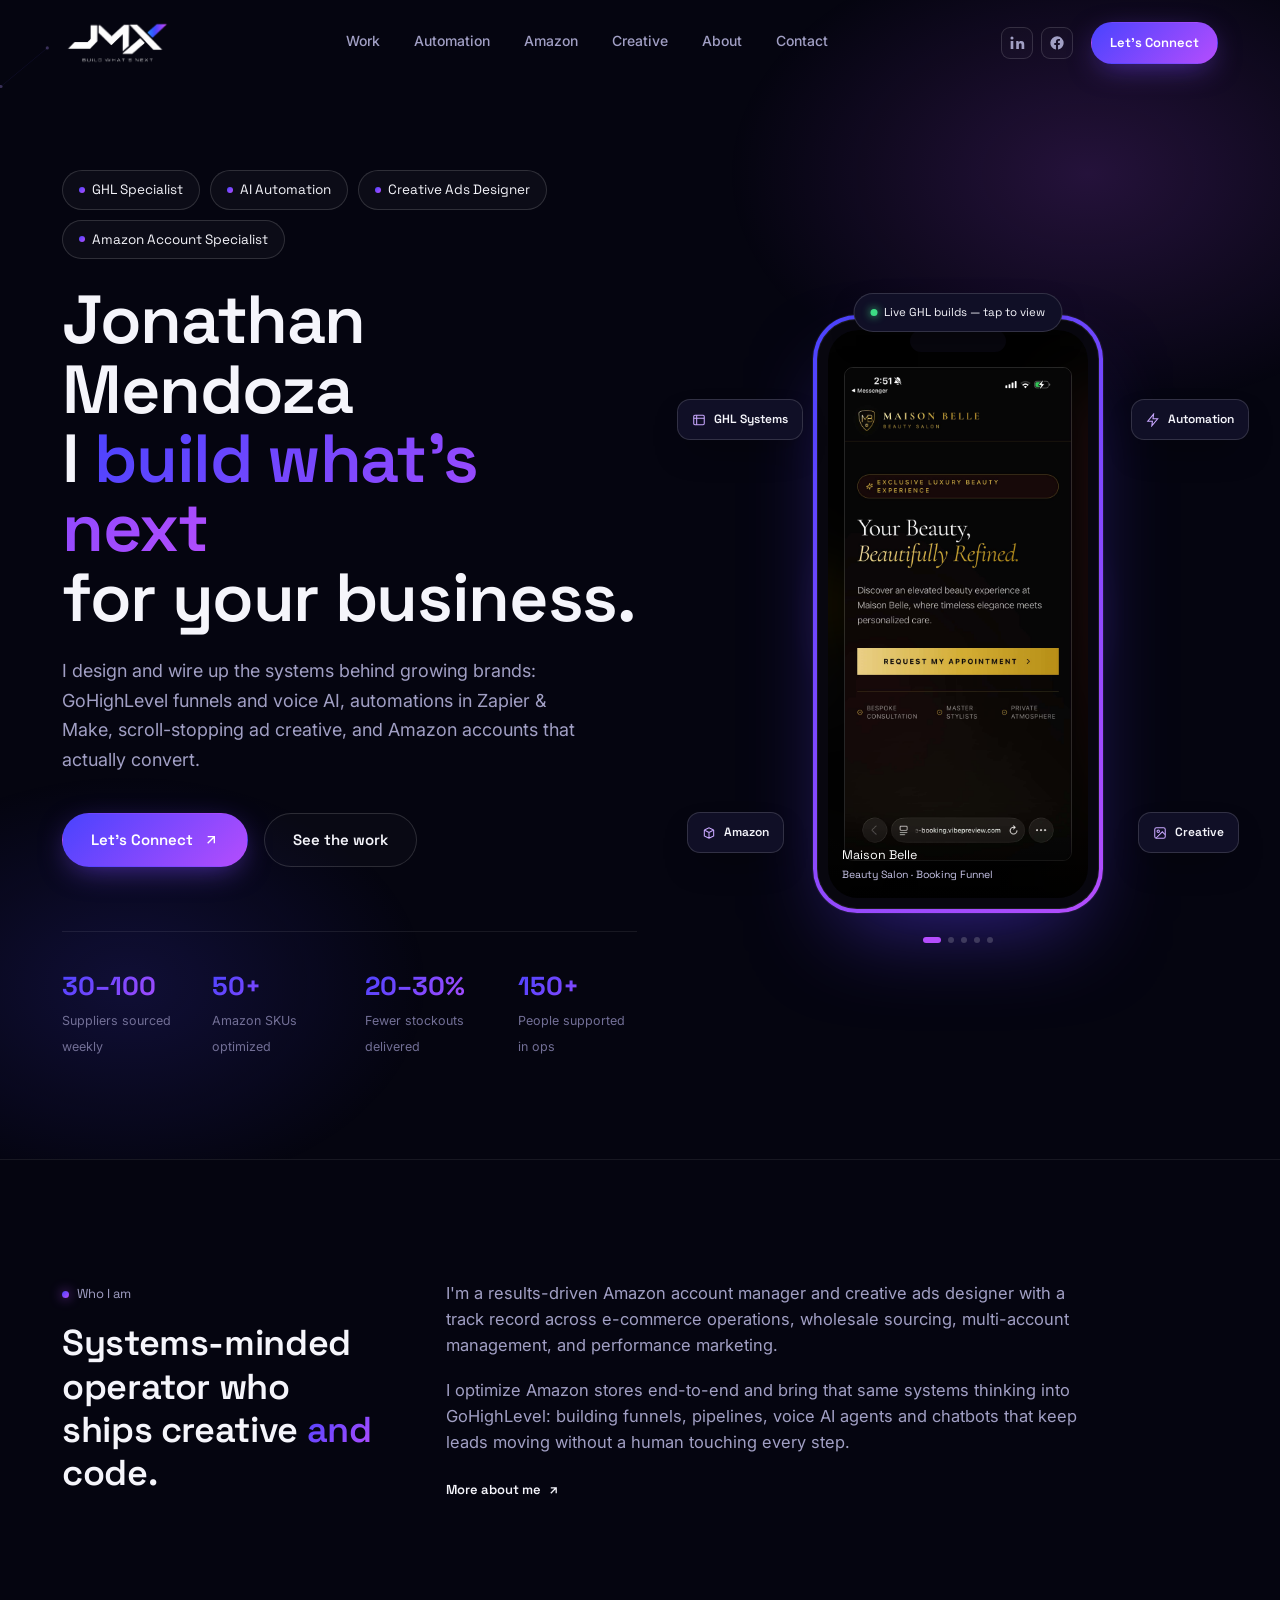
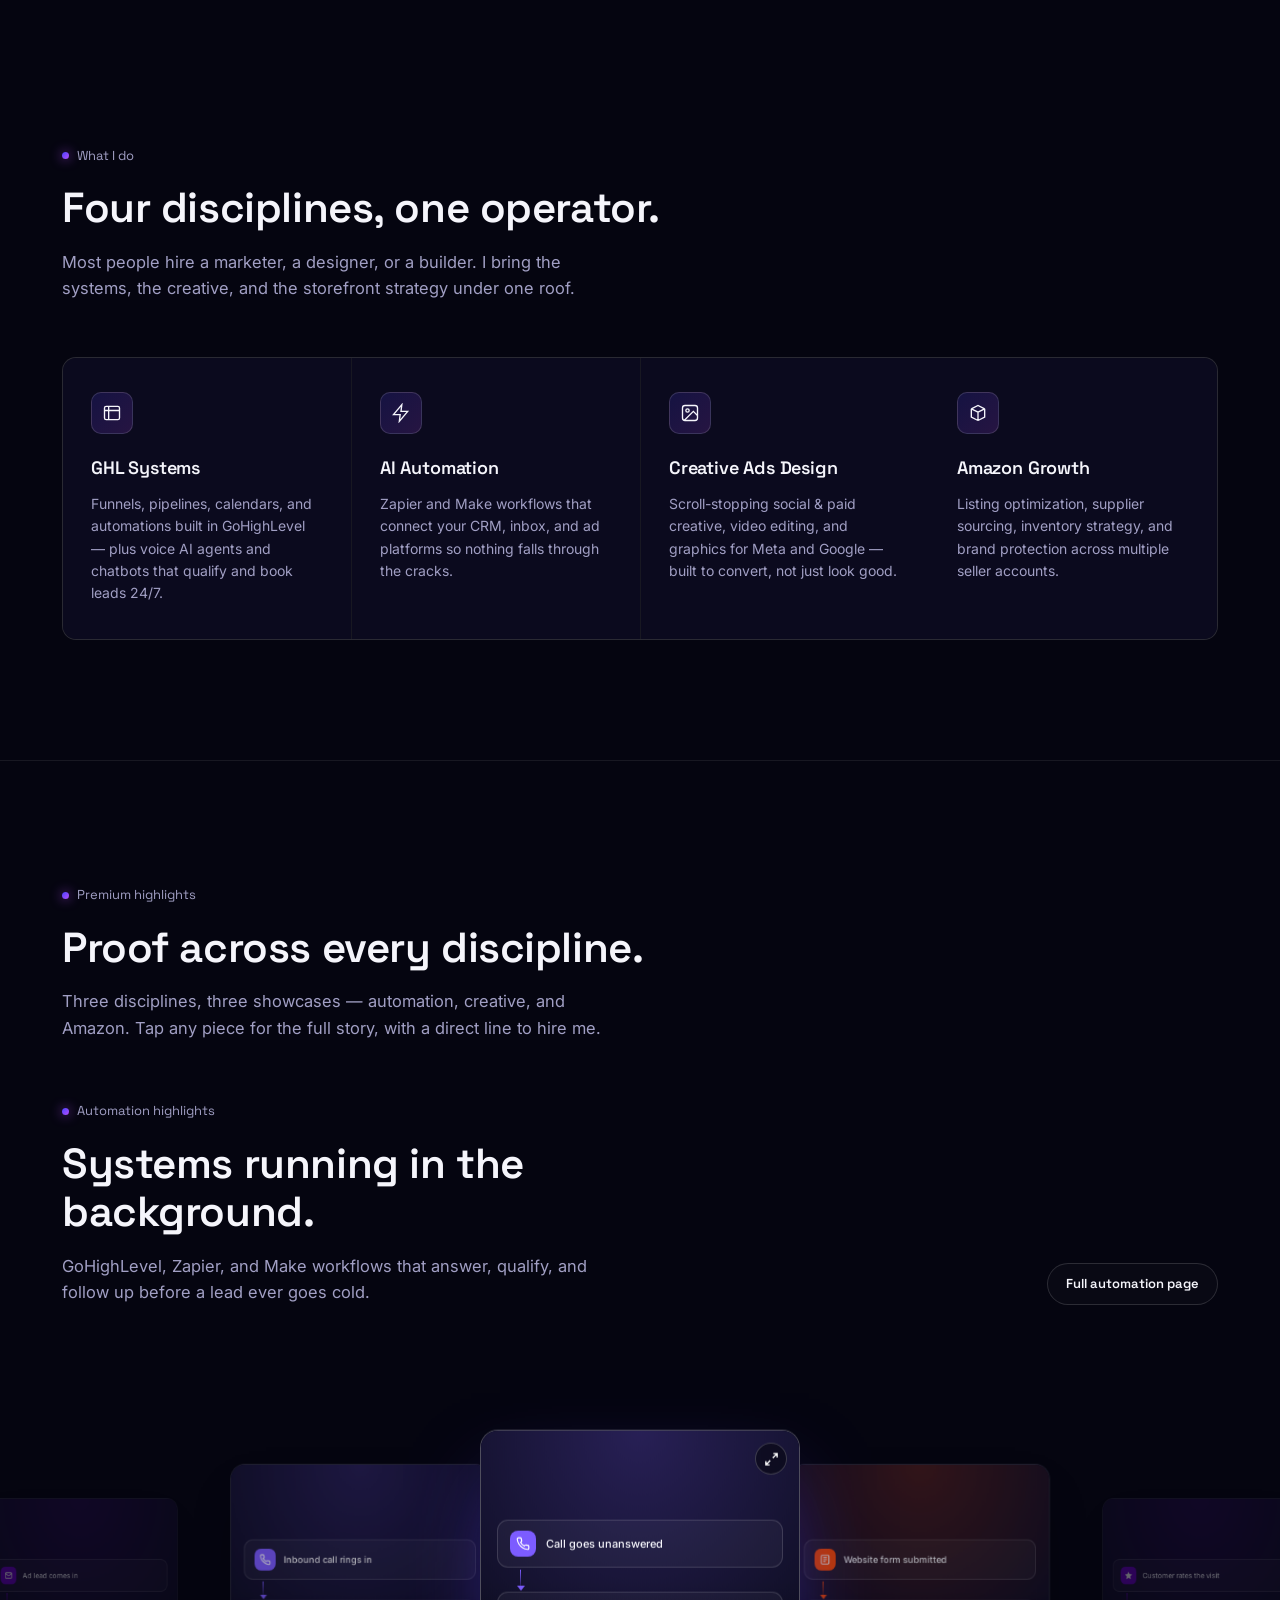
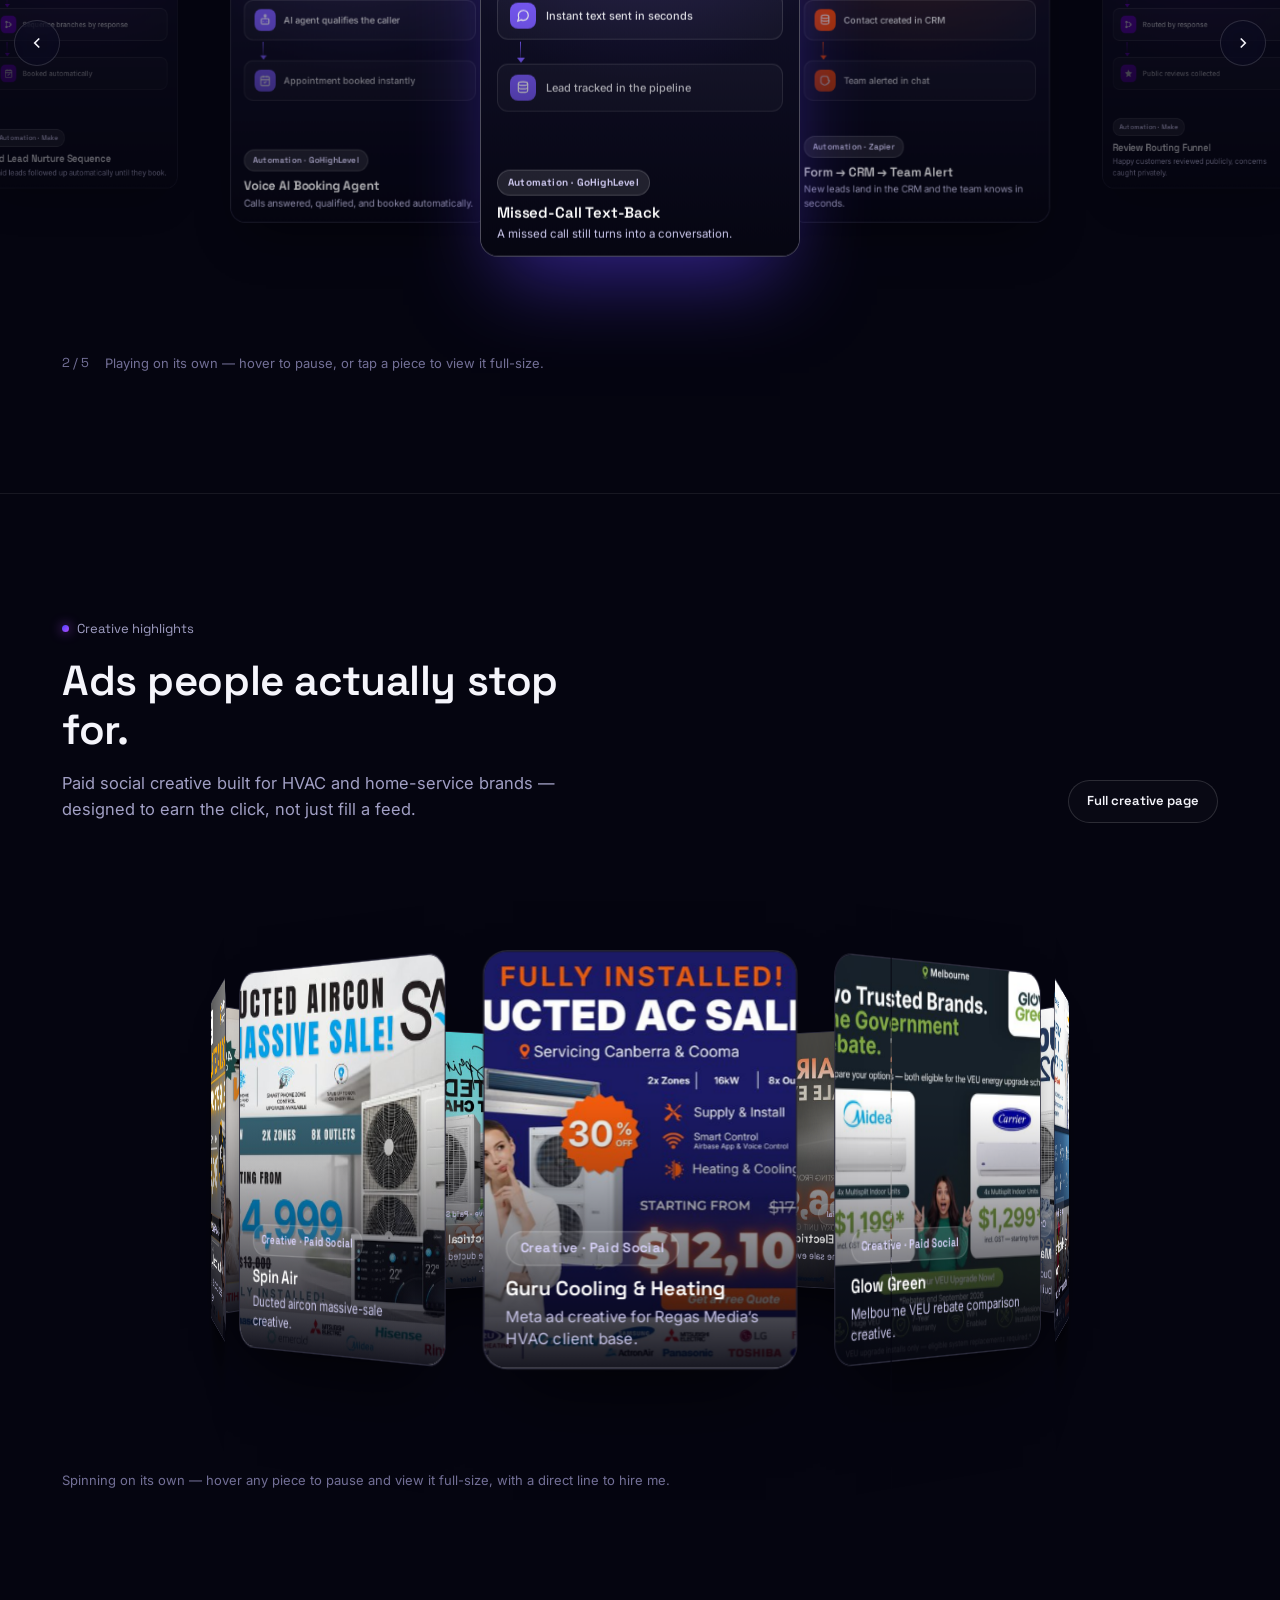
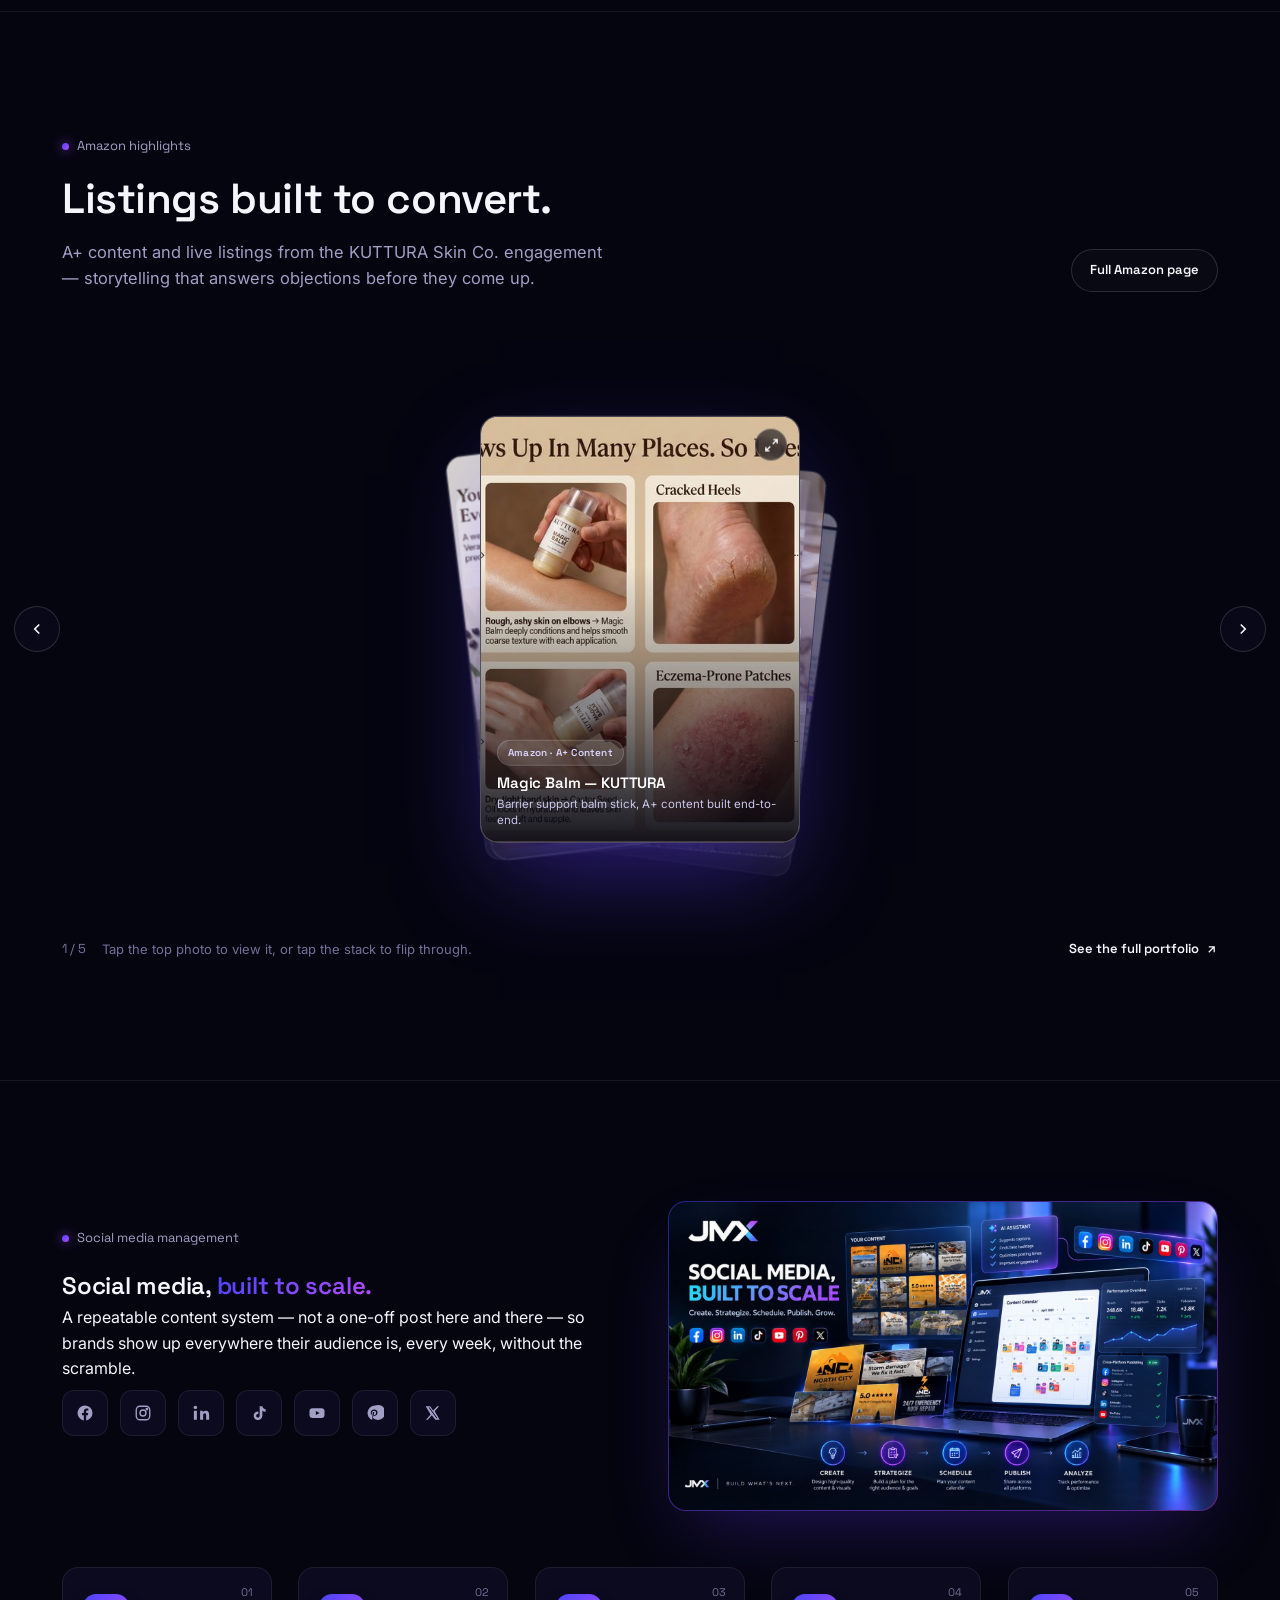
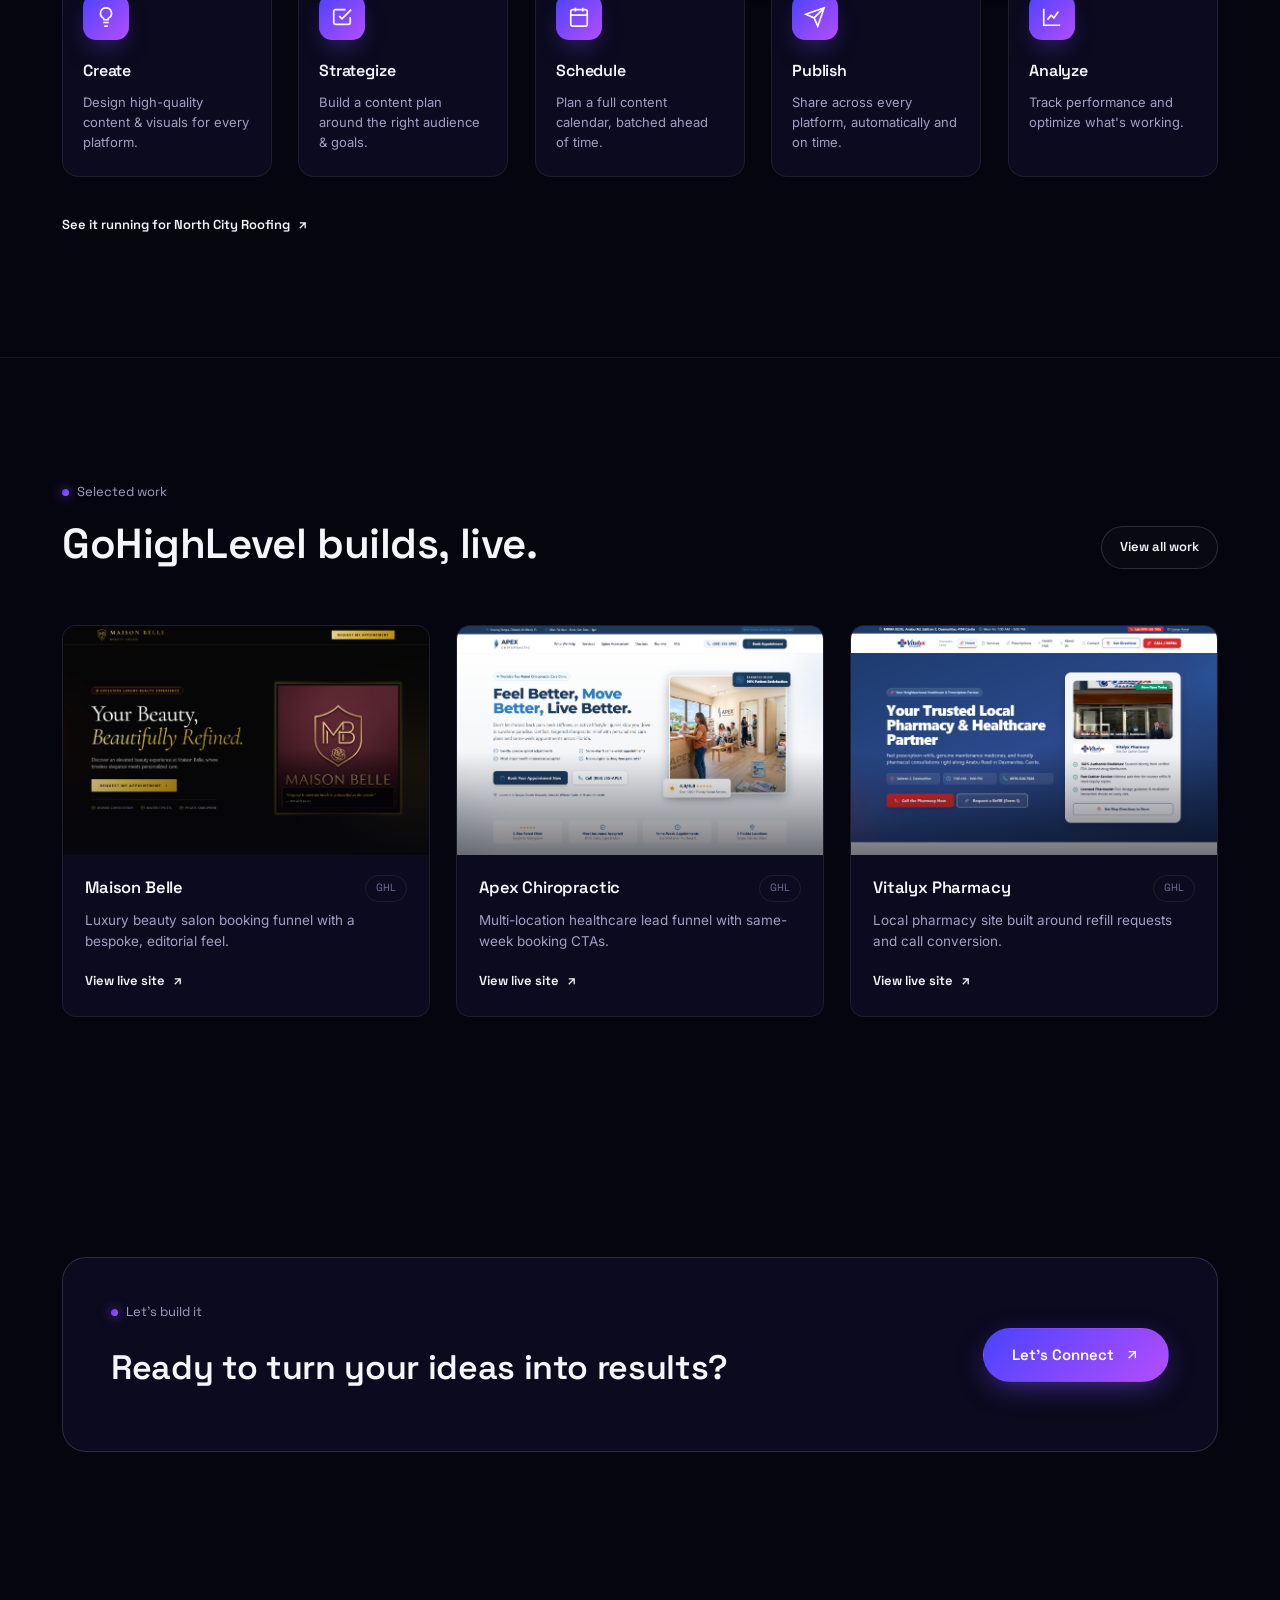
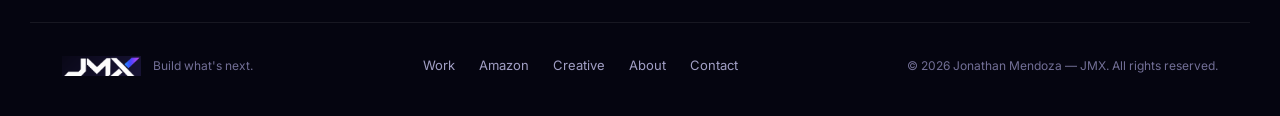
<file: index.html>
<!DOCTYPE html>
<html lang="en">
<head>
<meta charset="UTF-8">
<meta name="viewport" content="width=device-width, initial-scale=1.0">
<link rel="icon" type="image/png" sizes="512x512" href="images/favicons/favicon-512.png">
<link rel="icon" type="image/png" sizes="48x48" href="images/favicons/favicon-48.png">
<link rel="icon" type="image/png" sizes="32x32" href="images/favicons/favicon-32.png">
<link rel="icon" type="image/png" sizes="16x16" href="images/favicons/favicon-16.png">
<link rel="apple-touch-icon" sizes="180x180" href="images/favicons/favicon-180.png">
<link rel="shortcut icon" href="images/favicons/favicon-32.png">
<title>Jonathan Mendoza — JMX | GHL Specialist, AI Automation &amp; Creative Ads</title>
<meta name="description" content="Jonathan Mendoza (JMX) — GoHighLevel specialist, AI automation builder, creative ads designer and Amazon account manager. Build what's next.">
<meta property="og:type" content="website">
<meta property="og:title" content="Jonathan Mendoza — JMX | GHL Specialist, AI Automation &amp; Creative Ads">
<meta property="og:description" content="Jonathan Mendoza (JMX) — GoHighLevel specialist, AI automation builder, creative ads designer and Amazon account manager. Build what's next.">
<meta property="og:image" content="assets/og-banner.jpg">
<meta name="twitter:card" content="summary_large_image">
<meta name="twitter:title" content="Jonathan Mendoza — JMX | GHL Specialist, AI Automation &amp; Creative Ads">
<meta name="twitter:description" content="Jonathan Mendoza (JMX) — GoHighLevel specialist, AI automation builder, creative ads designer and Amazon account manager. Build what's next.">
<meta name="twitter:image" content="assets/og-banner.jpg">
<link rel="preconnect" href="https://fonts.googleapis.com">
<link rel="preconnect" href="https://fonts.gstatic.com" crossorigin>
<link href="https://fonts.googleapis.com/css2?family=Space+Grotesk:wght@500;600;700&family=Inter:wght@400;500;600&display=swap" rel="stylesheet">
<link rel="stylesheet" href="style.css">
</head>
<body data-page="home">

<!-- ============================================================ NAV -->
<header class="nav">
  <div class="wrap">
    <a href="index.html" class="brand">
      <img src="assets/logo-nobg.png" alt="JMX — Build What's Next">
    </a>
    <nav class="nav-links" id="navLinks">
      <a href="work.html" data-page="work">Work</a>
      <a href="automation.html" data-page="automation">Automation</a>
      <a href="amazon.html" data-page="amazon">Amazon</a>
      <a href="creative.html" data-page="creative">Creative</a>
      <a href="about.html" data-page="about">About</a>
      <a href="contact.html" data-page="contact">Contact</a>
    </nav>
    <div class="nav-cta">
      <div class="nav-social">
        <a href="https://www.linkedin.com/in/jonathan-mendoza-c/" target="_blank" rel="noopener" class="nav-social-link" aria-label="Jonathan Mendoza on LinkedIn"><svg width="16" height="16" viewBox="0 0 24 24" fill="currentColor"><rect x="2.5" y="9" width="4" height="12"/><circle cx="4.5" cy="4.5" r="2.3"/><path d="M10.5 9h3.8v2.1h.05c.53-1 1.83-2.1 3.76-2.1 4.02 0 4.76 2.5 4.76 5.9V21h-4v-5.6c0-1.34-.02-3.06-1.87-3.06-1.87 0-2.16 1.46-2.16 2.96V21h-4V9z"/></svg></a>
        <a href="https://www.facebook.com/jonathan.mendoza.7839" target="_blank" rel="noopener" class="nav-social-link" aria-label="Jonathan Mendoza on Facebook"><svg width="16" height="16" viewBox="0 0 24 24" fill="currentColor"><path d="M22 12a10 10 0 10-11.56 9.88v-6.99H7.9V12h2.54V9.8c0-2.5 1.49-3.89 3.78-3.89 1.1 0 2.24.2 2.24.2v2.46h-1.26c-1.24 0-1.63.77-1.63 1.56V12h2.78l-.44 2.89h-2.34v6.99A10 10 0 0022 12z"/></svg></a>
      </div>
      <a href="contact.html" class="btn btn-primary btn-sm">Let's Connect</a>
      <button class="nav-toggle" aria-label="Toggle menu" aria-expanded="false" id="navToggle">
        <svg width="22" height="22" viewBox="0 0 24 24" fill="none" stroke="currentColor" stroke-width="2"><path d="M3 6h18M3 12h18M3 18h18"/></svg>
      </button>
    </div>
  </div>
</header>

<!-- ============================================================ HERO -->
<section class="hero" id="top">
  <canvas id="hero-canvas"></canvas>
  <div class="wrap">
    <div class="hero-grid">
      <div>
        <div class="hero-roles">
          <span class="tag"><span class="dot"></span>GHL Specialist</span>
          <span class="tag"><span class="dot"></span>AI Automation</span>
          <span class="tag"><span class="dot"></span>Creative Ads Designer</span>
          <span class="tag"><span class="dot"></span>Amazon Account Specialist</span>
        </div>
        <h1>Jonathan Mendoza<br>I <span>build what's next</span><br>for your business.</h1>
        <p class="sub">I design and wire up the systems behind growing brands: GoHighLevel funnels and voice AI, automations in Zapier &amp; Make, scroll-stopping ad creative, and Amazon accounts that actually convert.</p>
        <div class="hero-actions">
          <a href="contact.html" class="btn btn-primary">Let's Connect <svg width="16" height="16" viewBox="0 0 24 24" fill="none" stroke="currentColor" stroke-width="2"><path d="M7 17L17 7M7 7h10v10"/></svg></a>
          <a href="work.html" class="btn btn-ghost">See the work</a>
        </div>

        <div class="hero-stats">
          <div class="stat"><b>30–100</b><span>Suppliers sourced weekly</span></div>
          <div class="stat"><b data-count="50" data-suffix="+">0</b><span>Amazon SKUs optimized</span></div>
          <div class="stat"><b>20–30%</b><span>Fewer stockouts delivered</span></div>
          <div class="stat"><b data-count="150" data-suffix="+">0</b><span>People supported in ops</span></div>
        </div>
      </div>

      <div class="phone-stage" id="phoneStage">
        <div class="phone-glow"></div>
        <div class="phone-badge"><span class="live-dot"></span> Live GHL builds — tap to view</div>
        <div class="float-badge b1"><svg width="14" height="14" viewBox="0 0 24 24" fill="none" stroke="currentColor" stroke-width="1.8"><rect x="3" y="4" width="18" height="16" rx="2"/><path d="M3 9h18M8 4v16"/></svg>GHL Systems</div>
        <div class="float-badge b2"><svg width="14" height="14" viewBox="0 0 24 24" fill="none" stroke="currentColor" stroke-width="1.8"><path d="M13 2L3 14h8l-1 8 10-12h-8l1-8z"/></svg>Automation</div>
        <div class="float-badge b3"><svg width="14" height="14" viewBox="0 0 24 24" fill="none" stroke="currentColor" stroke-width="1.8"><path d="M20 7l-8-4-8 4m16 0l-8 4m8-4v10l-8 4m0-10L4 7m8 4v10M4 7v10l8 4"/></svg>Amazon</div>
        <div class="float-badge b4"><svg width="14" height="14" viewBox="0 0 24 24" fill="none" stroke="currentColor" stroke-width="1.8"><rect x="3" y="3" width="18" height="18" rx="3"/><circle cx="9" cy="9" r="2"/><path d="M21 15l-5-5L5 21"/></svg>Creative</div>
        <div class="phone" id="phoneOpen" role="button" tabindex="0" aria-label="View this build full-size">
          <div class="phone-tap-hint"><span><svg width="14" height="14" viewBox="0 0 24 24" fill="none" stroke="currentColor" stroke-width="2"><path d="M15 3h6v6M9 21H3v-6M21 3l-7 7M3 21l7-7"/></svg>View full-size</span></div>
          <div class="phone-inner">
            <div class="phone-notch"></div>
            <div class="phone-screen">
              <div class="phone-slide active" style="--shot:url('assets/work-maisonbelle.png')">
                <div class="phone-bg"></div>
                <div class="phone-shot"><img src="./images/maison.jpg" alt="Maison Belle beauty salon website built in GoHighLevel"></div>
                <div class="phone-slide-label">Maison Belle<small>Beauty Salon · Booking Funnel</small></div>
              </div>
              <div class="phone-slide" style="--shot:url('assets/work-apex.png')">
                <div class="phone-bg"></div>
                <div class="phone-shot"><img src="./images/apex.jpg" alt="Apex Chiropractic website built in GoHighLevel"></div>
                <div class="phone-slide-label">Apex Chiropractic<small>Healthcare · Lead Funnel</small></div>
              </div>
              <div class="phone-slide" style="--shot:url('assets/work-vitalyx.png')">
                <div class="phone-bg"></div>
                <div class="phone-shot"><img src="./images/vitalyx.jpg" alt="Vitalyx Pharmacy website built in GoHighLevel"></div>
                <div class="phone-slide-label">Vitalyx Pharmacy<small>Pharmacy · Local Service Site</small></div>
              </div>
              <div class="phone-slide" style="--shot:url('assets/work-gentlemen.png')">
                <div class="phone-bg"></div>
                <div class="phone-shot"><img src="./images/gentleman.jpg" alt="The Gentlemen's Cut barbershop website built in GoHighLevel"></div>
                <div class="phone-slide-label">The Gentlemen's Cut<small>Barbershop · Booking Funnel</small></div>
              </div>
              <div class="phone-slide" style="--shot:url('assets/work-pearl.png')">
                <div class="phone-bg"></div>
                <div class="phone-shot"><img src="./images/pearlstudio.jpg" alt="Pearl Dental Studio website built in GoHighLevel"></div>
                <div class="phone-slide-label">Pearl Dental Studio<small>Dental · Consultation Funnel</small></div>
              </div>
            </div>
          </div>
        </div>
        <div class="phone-dots">
          <span class="active"></span><span></span><span></span><span></span><span></span>
        </div>
      </div>
    </div>
  </div>
</section>

<!-- ============================================================ ABOUT (brief) -->
<section class="about section-pad" id="about">
  <div class="wrap">
    <div class="about-grid">
      <div class="reveal reveal-left">
        <span class="kicker">Who I am</span>
        <h2 style="font-size:clamp(26px,3.4vw,36px);line-height:1.2;">Systems-minded operator who ships creative <span class="grad-text">and</span> code.</h2>
      </div>
      <div class="about-copy reveal reveal-right">
        <p>I'm a results-driven Amazon account manager and creative ads designer with a track record across e-commerce operations, wholesale sourcing, multi-account management, and performance marketing.</p>
        <p>I optimize Amazon stores end-to-end and bring that same systems thinking into GoHighLevel: building funnels, pipelines, voice AI agents and chatbots that keep leads moving without a human touching every step.</p>
        <a href="about.html" class="work-link" style="margin-top:6px;">More about me <svg width="13" height="13" viewBox="0 0 24 24" fill="none" stroke="currentColor" stroke-width="2.4"><path d="M7 17L17 7M7 7h10v10"/></svg></a>
      </div>
    </div>
  </div>
</section>

<!-- ============================================================ SERVICES -->
<section class="section-pad" id="services">
  <div class="wrap">
    <div class="section-head reveal">
      <span class="kicker">What I do</span>
      <h2>Four disciplines, one operator.</h2>
      <p class="lede">Most people hire a marketer, a designer, or a builder. I bring the systems, the creative, and the storefront strategy under one roof.</p>
    </div>

    <div class="services-grid tilt-stage" data-stagger>
      <a href="automation.html" class="service-card tilt">
        <div class="icon"><svg width="20" height="20" viewBox="0 0 24 24" fill="none" stroke="currentColor" stroke-width="1.6"><rect x="3" y="4" width="18" height="16" rx="2"/><path d="M3 9h18M8 4v16"/></svg></div>
        <h3>GHL Systems</h3>
        <p>Funnels, pipelines, calendars, and automations built in GoHighLevel — plus voice AI agents and chatbots that qualify and book leads 24/7.</p>
      </a>
      <a href="automation.html" class="service-card tilt">
        <div class="icon"><svg width="20" height="20" viewBox="0 0 24 24" fill="none" stroke="currentColor" stroke-width="1.6"><path d="M13 2L3 14h8l-1 8 10-12h-8l1-8z"/></svg></div>
        <h3>AI Automation</h3>
        <p>Zapier and Make workflows that connect your CRM, inbox, and ad platforms so nothing falls through the cracks.</p>
      </a>
      <a href="creative.html" class="service-card tilt">
        <div class="icon"><svg width="20" height="20" viewBox="0 0 24 24" fill="none" stroke="currentColor" stroke-width="1.6"><rect x="3" y="3" width="18" height="18" rx="3"/><circle cx="9" cy="9" r="2"/><path d="M21 15l-5-5L5 21"/></svg></div>
        <h3>Creative Ads Design</h3>
        <p>Scroll-stopping social &amp; paid creative, video editing, and graphics for Meta and Google — built to convert, not just look good.</p>
      </a>
      <a href="amazon.html" class="service-card tilt">
        <div class="icon"><svg width="20" height="20" viewBox="0 0 24 24" fill="none" stroke="currentColor" stroke-width="1.6"><path d="M20 7l-8-4-8 4m16 0l-8 4m8-4v10l-8 4m0-10L4 7m8 4v10M4 7v10l8 4"/></svg></div>
        <h3>Amazon Growth</h3>
        <p>Listing optimization, supplier sourcing, inventory strategy, and brand protection across multiple seller accounts.</p>
      </a>
    </div>
  </div>
</section>

<!-- ============================================================ HIGHLIGHTS INTRO -->
<section class="section-pad" style="border-top:1px solid var(--border);padding-bottom:0;">
  <div class="wrap">
    <div class="section-head reveal">
      <span class="kicker">Premium highlights</span>
      <h2>Proof across every discipline.</h2>
      <p class="lede">Three disciplines, three showcases — automation, creative, and Amazon. Tap any piece for the full story, with a direct line to hire me.</p>
    </div>
  </div>
</section>

<!-- ============================================================ HIGHLIGHTS: AUTOMATION -->
<section class="section-pad hl-section" id="highlights-automation" style="padding-top:0;">
  <div class="wrap">
    <div class="section-head reveal" style="display:flex;align-items:flex-end;justify-content:space-between;gap:20px;flex-wrap:wrap;max-width:none;">
      <div style="max-width:560px;">
        <span class="kicker">Automation highlights</span>
        <h2>Systems running in the background.</h2>
        <p class="lede">GoHighLevel, Zapier, and Make workflows that answer, qualify, and follow up before a lead ever goes cold.</p>
      </div>
      <a href="automation.html" class="btn btn-ghost btn-sm">Full automation page</a>
    </div>
  </div>

  <div class="hl-carousel">
    <button class="hl-arrow hl-prev" id="hlPrevAutomation" type="button" aria-label="Previous automation highlight">
      <svg width="18" height="18" viewBox="0 0 24 24" fill="none" stroke="currentColor" stroke-width="2.2"><path d="M15 18l-6-6 6-6"/></svg>
    </button>
    <div class="hl-viewport">
      <div class="hl-track" id="hlTrackAutomation"></div>
    </div>
    <button class="hl-arrow hl-next" id="hlNextAutomation" type="button" aria-label="Next automation highlight">
      <svg width="18" height="18" viewBox="0 0 24 24" fill="none" stroke="currentColor" stroke-width="2.2"><path d="M9 18l6-6-6-6"/></svg>
    </button>
  </div>

  <div class="wrap">
    <div class="hl-meta reveal">
      <div class="hl-meta-info">
        <span class="hl-counter" id="hlCounterAutomation">1 / 1</span>
        <span class="hl-hint">Playing on its own — hover to pause, or tap a piece to view it full-size.</span>
      </div>
    </div>
  </div>
</section>

<!-- ============================================================ HIGHLIGHTS: CREATIVE -->
<section class="section-pad hl-section" id="highlights-creative" style="border-top:1px solid var(--border);">
  <div class="wrap">
    <div class="section-head reveal" style="display:flex;align-items:flex-end;justify-content:space-between;gap:20px;flex-wrap:wrap;max-width:none;">
      <div style="max-width:560px;">
        <span class="kicker">Creative highlights</span>
        <h2>Ads people actually stop for.</h2>
        <p class="lede">Paid social creative built for HVAC and home-service brands — designed to earn the click, not just fill a feed.</p>
      </div>
      <a href="creative.html" class="btn btn-ghost btn-sm">Full creative page</a>
    </div>
  </div>

  <div class="hl-carousel hl-carousel--globe">
    <div class="hl-globe-stage" id="hlGlobeCreative"></div>
  </div>

  <div class="wrap">
    <div class="hl-meta reveal">
      <div class="hl-meta-info">
        <span class="hl-hint">Spinning on its own — hover any piece to pause and view it full-size, with a direct line to hire me.</span>
      </div>
    </div>
  </div>
</section>

<!-- ============================================================ HIGHLIGHTS: AMAZON -->
<section class="section-pad hl-section" id="highlights-amazon" style="border-top:1px solid var(--border);">
  <div class="wrap">
    <div class="section-head reveal" style="display:flex;align-items:flex-end;justify-content:space-between;gap:20px;flex-wrap:wrap;max-width:none;">
      <div style="max-width:560px;">
        <span class="kicker">Amazon highlights</span>
        <h2>Listings built to convert.</h2>
        <p class="lede">A+ content and live listings from the KUTTURA Skin Co. engagement — storytelling that answers objections before they come up.</p>
      </div>
      <a href="amazon.html" class="btn btn-ghost btn-sm">Full Amazon page</a>
    </div>
  </div>

  <div class="hl-carousel">
    <button class="hl-arrow hl-prev" id="hlPrevAmazon" type="button" aria-label="Previous Amazon highlight">
      <svg width="18" height="18" viewBox="0 0 24 24" fill="none" stroke="currentColor" stroke-width="2.2"><path d="M15 18l-6-6 6-6"/></svg>
    </button>
    <div class="hl-album-stage" id="hlAlbumAmazon"></div>
    <button class="hl-arrow hl-next" id="hlNextAmazon" type="button" aria-label="Next Amazon highlight">
      <svg width="18" height="18" viewBox="0 0 24 24" fill="none" stroke="currentColor" stroke-width="2.2"><path d="M9 18l6-6-6-6"/></svg>
    </button>
  </div>

  <div class="wrap">
    <div class="hl-meta reveal">
      <div class="hl-meta-info">
        <span class="hl-counter" id="hlCounterAmazon">1 / 1</span>
        <span class="hl-hint">Tap the top photo to view it, or tap the stack to flip through.</span>
      </div>
      <a href="work.html" class="work-link">See the full portfolio <svg width="13" height="13" viewBox="0 0 24 24" fill="none" stroke="currentColor" stroke-width="2.4"><path d="M7 17L17 7M7 7h10v10"/></svg></a>
    </div>
  </div>
</section>


<!-- ============================================================ HIGHLIGHT LIGHTBOX -->
<div class="hl-modal" id="hlModal" aria-hidden="true">
  <div class="hl-modal-backdrop" data-hl-close></div>
  <div class="hl-modal-panel" role="dialog" aria-modal="true" aria-labelledby="hlModalTitle">
    <button class="hl-modal-close" data-hl-close type="button" aria-label="Close">
      <svg width="16" height="16" viewBox="0 0 24 24" fill="none" stroke="currentColor" stroke-width="2.2"><path d="M18 6L6 18M6 6l12 12"/></svg>
    </button>
    <div class="hl-modal-media" id="hlModalMedia"></div>
    <div class="hl-modal-body">
      <span class="hl-card-tag" id="hlModalTag" style="align-self:flex-start;">Automation</span>
      <h3 id="hlModalTitle">Title</h3>
      <p id="hlModalDesc">Description</p>
      <div class="hl-modal-ctas">
        <a href="contact.html" class="btn btn-primary">Hire Me Now <svg width="16" height="16" viewBox="0 0 24 24" fill="none" stroke="currentColor" stroke-width="2"><path d="M7 17L17 7M7 7h10v10"/></svg></a>
        <a href="https://wa.me/639569784942" target="_blank" rel="noopener" class="btn btn-whatsapp">
          <svg width="17" height="17" viewBox="0 0 24 24" fill="currentColor"><path d="M12 2a10 10 0 00-8.6 15.1L2 22l5.1-1.3A10 10 0 1012 2zm5.8 14.3c-.25.7-1.4 1.35-1.95 1.4-.5.05-1.1.08-1.8-.1a11 11 0 01-4.85-3.1 10 10 0 01-1.95-3.2c-.25-.65-.1-1.35.35-1.85l.5-.55c.2-.2.25-.5.1-.75l-.9-1.9c-.2-.4-.65-.45-1-.15-.6.5-1.25 1.35-1.25 2.6 0 1.65 1.2 3.6 1.4 3.85.2.25 2.4 3.85 6 5.2 3 1.1 3.4.85 4.05.75.65-.1 2.05-.85 2.35-1.65.3-.8.3-1.5.2-1.65-.1-.15-.35-.25-.7-.4z"/></svg>
          Chat on WhatsApp
        </a>
      </div>
    </div>
  </div>
</div>

<!-- ============================================================ SOCIAL MEDIA SYSTEM -->
<section class="section-pad social-section" style="border-top:1px solid var(--border);">
  <div class="wrap">
    <div class="social-intro-grid">
      <div>
        <div class="reveal reveal-left">
          <span class="kicker">Social media management</span>
          <h2>Social media, <span class="grad-text">built to scale.</span></h2>
          <p class="lede">A repeatable content system — not a one-off post here and there — so brands show up everywhere their audience is, every week, without the scramble.</p>
        </div>

        <div class="platform-row reveal reveal-left">
          <span class="platform-badge" title="Facebook"><svg width="18" height="18" viewBox="0 0 24 24" fill="currentColor"><path d="M22 12a10 10 0 10-11.56 9.88v-6.99H7.9V12h2.54V9.8c0-2.5 1.49-3.89 3.78-3.89 1.1 0 2.24.2 2.24.2v2.46h-1.26c-1.24 0-1.63.77-1.63 1.56V12h2.78l-.44 2.89h-2.34v6.99A10 10 0 0022 12z"/></svg></span>
          <span class="platform-badge" title="Instagram"><svg width="18" height="18" viewBox="0 0 24 24" fill="none" stroke="currentColor" stroke-width="1.8"><rect x="3" y="3" width="18" height="18" rx="5"/><circle cx="12" cy="12" r="4"/><circle cx="17.2" cy="6.8" r="1"/></svg></span>
          <span class="platform-badge" title="LinkedIn"><svg width="18" height="18" viewBox="0 0 24 24" fill="currentColor"><rect x="2.5" y="9" width="4" height="12"/><circle cx="4.5" cy="4.5" r="2.3"/><path d="M10.5 9h3.8v2.1h.05c.53-1 1.83-2.1 3.76-2.1 4.02 0 4.76 2.5 4.76 5.9V21h-4v-5.6c0-1.34-.02-3.06-1.87-3.06-1.87 0-2.16 1.46-2.16 2.96V21h-4V9z"/></svg></span>
          <span class="platform-badge" title="TikTok"><svg width="18" height="18" viewBox="0 0 24 24" fill="currentColor"><path d="M16.5 3c.4 2.2 1.9 3.8 4.4 4v3.2c-1.6.1-3-.4-4.4-1.3v6.4c0 4-3.2 6.7-6.8 6.1-2.8-.5-4.9-3-4.8-5.9.1-3.2 2.9-5.7 6.2-5.3v3.3c-1.4-.3-2.7.6-2.9 1.9-.2 1.4.8 2.6 2.1 2.7 1.4.1 2.6-1 2.6-2.4V3h3.6z"/></svg></span>
          <span class="platform-badge" title="YouTube"><svg width="18" height="18" viewBox="0 0 24 24" fill="currentColor"><rect x="2" y="5.5" width="20" height="13" rx="4"/><path d="M10.5 9.3v5.4l4.9-2.7z" fill="#05050f"/></svg></span>
          <span class="platform-badge" title="Pinterest"><svg width="18" height="18" viewBox="0 0 24 24" fill="currentColor"><path d="M12 2a10 10 0 00-3.6 19.3c-.05-.8-.1-2.1.02-3 .1-.8.7-5.2.7-5.2s-.2-.4-.2-1c0-.9.5-1.6 1.2-1.6.55 0 .82.4.82.9 0 .6-.37 1.4-.56 2.2-.16.65.33 1.2 1 1.2 1.15 0 2.05-1.2 2.05-3 0-1.55-1.12-2.65-2.72-2.65-1.85 0-2.94 1.4-2.94 2.83 0 .56.22 1.16.48 1.48a.2.2 0 01.04.18l-.18.7c-.03.13-.1.16-.24.1-.9-.4-1.46-1.7-1.46-2.75 0-2.2 1.6-4.25 4.6-4.25 2.42 0 4.3 1.7 4.3 4 0 2.4-1.5 4.3-3.6 4.3-.7 0-1.36-.37-1.58-.8l-.43 1.63c-.15.6-.57 1.36-.85 1.82A10 10 0 1012 2z"/></svg></span>
          <span class="platform-badge" title="X"><svg width="16" height="16" viewBox="0 0 24 24" fill="currentColor"><path d="M18.3 2H21l-6.4 7.3L22 22h-6.6l-5.2-6.8L4.2 22H1.5l6.9-7.9L1 2h6.7l4.7 6.2zm-1.2 18h1.5L7 3.9H5.4z"/></svg></span>
        </div>
      </div>

      <div class="social-preview-frame reveal reveal-right tilt-stage">
        <div class="tilt">
          <img src="./images/socmed.jpeg" alt="JMX social media system — create, strategize, schedule, publish, analyze dashboard for North City Roofing">
        </div>
      </div>
    </div>

    <div class="process-flow tilt-stage" data-stagger>
      <div class="process-step tilt">
        <span class="process-num">01</span>
        <div class="process-icon"><svg width="22" height="22" viewBox="0 0 24 24" fill="none" stroke="#fff" stroke-width="1.8"><path d="M9 18h6M10 22h4M12 2a6 6 0 00-3 11.2c.5.3.8.9.8 1.5V15h4.4v-.3c0-.6.3-1.2.8-1.5A6 6 0 0012 2z"/></svg></div>
        <h3>Create</h3>
        <p>Design high-quality content &amp; visuals for every platform.</p>
      </div>
      <div class="process-step tilt">
        <span class="process-num">02</span>
        <div class="process-icon"><svg width="22" height="22" viewBox="0 0 24 24" fill="none" stroke="#fff" stroke-width="1.8"><path d="M9 11l3 3L22 4M21 12v6a2 2 0 01-2 2H5a2 2 0 01-2-2V6a2 2 0 012-2h11"/></svg></div>
        <h3>Strategize</h3>
        <p>Build a content plan around the right audience &amp; goals.</p>
      </div>
      <div class="process-step tilt">
        <span class="process-num">03</span>
        <div class="process-icon"><svg width="22" height="22" viewBox="0 0 24 24" fill="none" stroke="#fff" stroke-width="1.8"><rect x="3" y="4" width="18" height="18" rx="2"/><path d="M16 2v4M8 2v4M3 10h18"/></svg></div>
        <h3>Schedule</h3>
        <p>Plan a full content calendar, batched ahead of time.</p>
      </div>
      <div class="process-step tilt">
        <span class="process-num">04</span>
        <div class="process-icon"><svg width="22" height="22" viewBox="0 0 24 24" fill="none" stroke="#fff" stroke-width="1.8"><path d="M22 2L11 13M22 2l-7 20-4-9-9-4 20-7z"/></svg></div>
        <h3>Publish</h3>
        <p>Share across every platform, automatically and on time.</p>
      </div>
      <div class="process-step tilt">
        <span class="process-num">05</span>
        <div class="process-icon"><svg width="22" height="22" viewBox="0 0 24 24" fill="none" stroke="#fff" stroke-width="1.8"><path d="M3 3v18h18M7 15l4-5 3 3 5-7"/></svg></div>
        <h3>Analyze</h3>
        <p>Track performance and optimize what's working.</p>
      </div>
    </div>

    <div class="reveal" style="margin-top:34px;">
      <a href="creative.html" class="work-link">See it running for North City Roofing <svg width="13" height="13" viewBox="0 0 24 24" fill="none" stroke="currentColor" stroke-width="2.4"><path d="M7 17L17 7M7 7h10v10"/></svg></a>
    </div>
  </div>
</section>

<!-- ============================================================ FEATURED WORK -->
<section class="section-pad" id="work" style="border-top:1px solid var(--border);">
  <div class="wrap">
    <div class="section-head reveal" style="display:flex;align-items:flex-end;justify-content:space-between;gap:20px;flex-wrap:wrap;max-width:none;">
      <div>
        <span class="kicker">Selected work</span>
        <h2>GoHighLevel builds, live.</h2>
      </div>
      <a href="work.html" class="btn btn-ghost btn-sm">View all work</a>
    </div>

    <div class="work-grid tilt-stage" data-stagger>
      <a class="work-card tilt" href="https://belle-booking.vibepreview.com/" target="_blank" rel="noopener">
        <div class="work-shot"><img src="assets/work-maisonbelle.png" alt="Maison Belle website"></div>
        <div class="work-body">
          <div class="row"><h3>Maison Belle</h3><span class="stack-pill">GHL</span></div>
          <p>Luxury beauty salon booking funnel with a bespoke, editorial feel.</p>
          <span class="work-link">View live site <svg width="13" height="13" viewBox="0 0 24 24" fill="none" stroke="currentColor" stroke-width="2.4"><path d="M7 17L17 7M7 7h10v10"/></svg></span>
        </div>
      </a>
      <a class="work-card tilt" href="https://apex-chiropractic.vibepreview.com/" target="_blank" rel="noopener">
        <div class="work-shot"><img src="assets/work-apex.png" alt="Apex Chiropractic website"></div>
        <div class="work-body">
          <div class="row"><h3>Apex Chiropractic</h3><span class="stack-pill">GHL</span></div>
          <p>Multi-location healthcare lead funnel with same-week booking CTAs.</p>
          <span class="work-link">View live site <svg width="13" height="13" viewBox="0 0 24 24" fill="none" stroke="currentColor" stroke-width="2.4"><path d="M7 17L17 7M7 7h10v10"/></svg></span>
        </div>
      </a>
      <a class="work-card tilt" href="https://vitalyx-connect-2.vibepreview.com/" target="_blank" rel="noopener">
        <div class="work-shot"><img src="assets/work-vitalyx.png" alt="Vitalyx Pharmacy website"></div>
        <div class="work-body">
          <div class="row"><h3>Vitalyx Pharmacy</h3><span class="stack-pill">GHL</span></div>
          <p>Local pharmacy site built around refill requests and call conversion.</p>
          <span class="work-link">View live site <svg width="13" height="13" viewBox="0 0 24 24" fill="none" stroke="currentColor" stroke-width="2.4"><path d="M7 17L17 7M7 7h10v10"/></svg></span>
        </div>
      </a>
    </div>
  </div>
</section>

<!-- ============================================================ MID CTA -->
<section class="section-pad">
  <div class="wrap">
    <div class="contact-inner compact reveal">
      <div>
        <span class="kicker">Let's build it</span>
        <h2 style="font-size:clamp(24px,3.4vw,34px);">Ready to turn your ideas into results?</h2>
      </div>
      <a href="contact.html" class="btn btn-primary">Let's Connect <svg width="16" height="16" viewBox="0 0 24 24" fill="none" stroke="currentColor" stroke-width="2"><path d="M7 17L17 7M7 7h10v10"/></svg></a>
    </div>
  </div>
</section>

<!-- ============================================================ FOOTER -->
<footer class="footer">
  <div class="wrap">
    <div class="footer-brand">
      <img src="assets/logo-mark.png" alt="JMX">
      <span>Build what's next.</span>
    </div>
    <div class="footer-links">
      <a href="work.html" data-page="work">Work</a>
      <a href="amazon.html" data-page="amazon">Amazon</a>
      <a href="creative.html" data-page="creative">Creative</a>
      <a href="about.html" data-page="about">About</a>
      <a href="contact.html" data-page="contact">Contact</a>
    </div>
    <small>&copy; <span id="year"></span> Jonathan Mendoza — JMX. All rights reserved.</small>
  </div>
</footer>

<script src="script.js"></script>
</body>
</html>
</file>
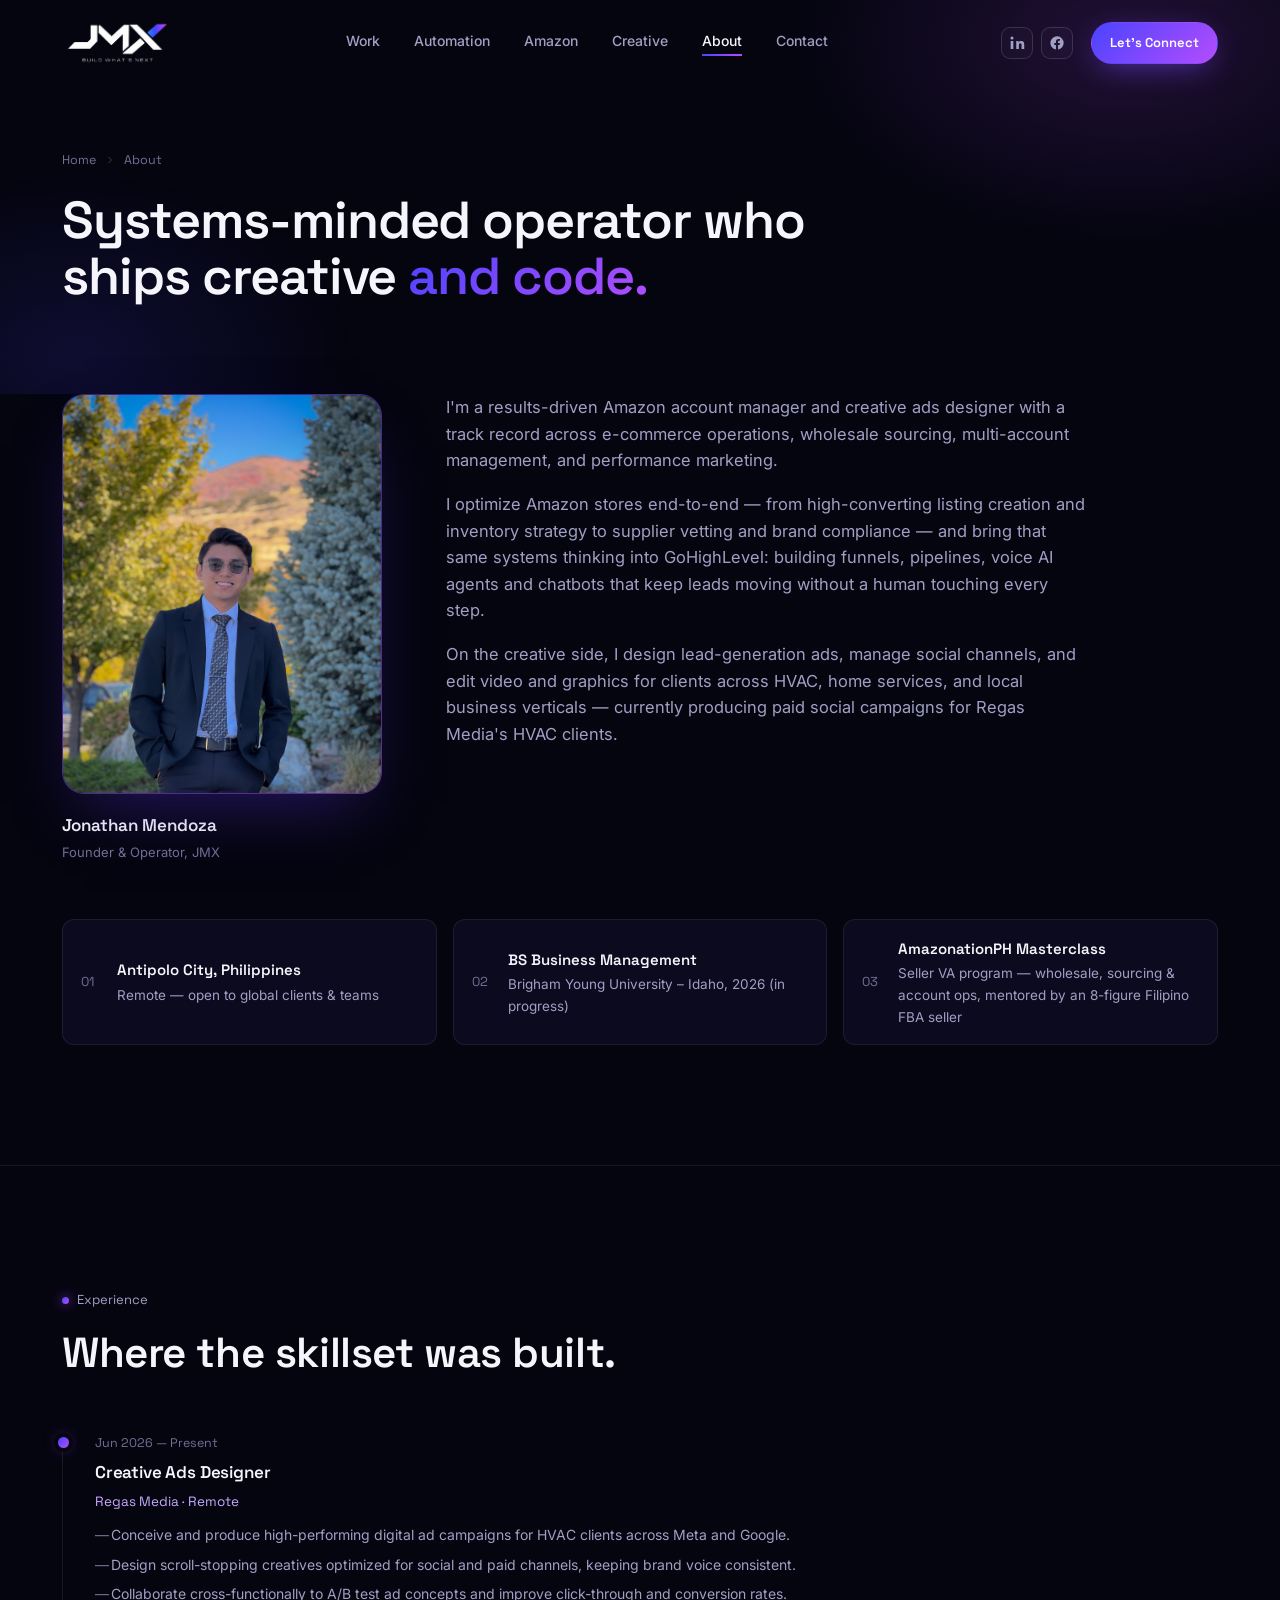
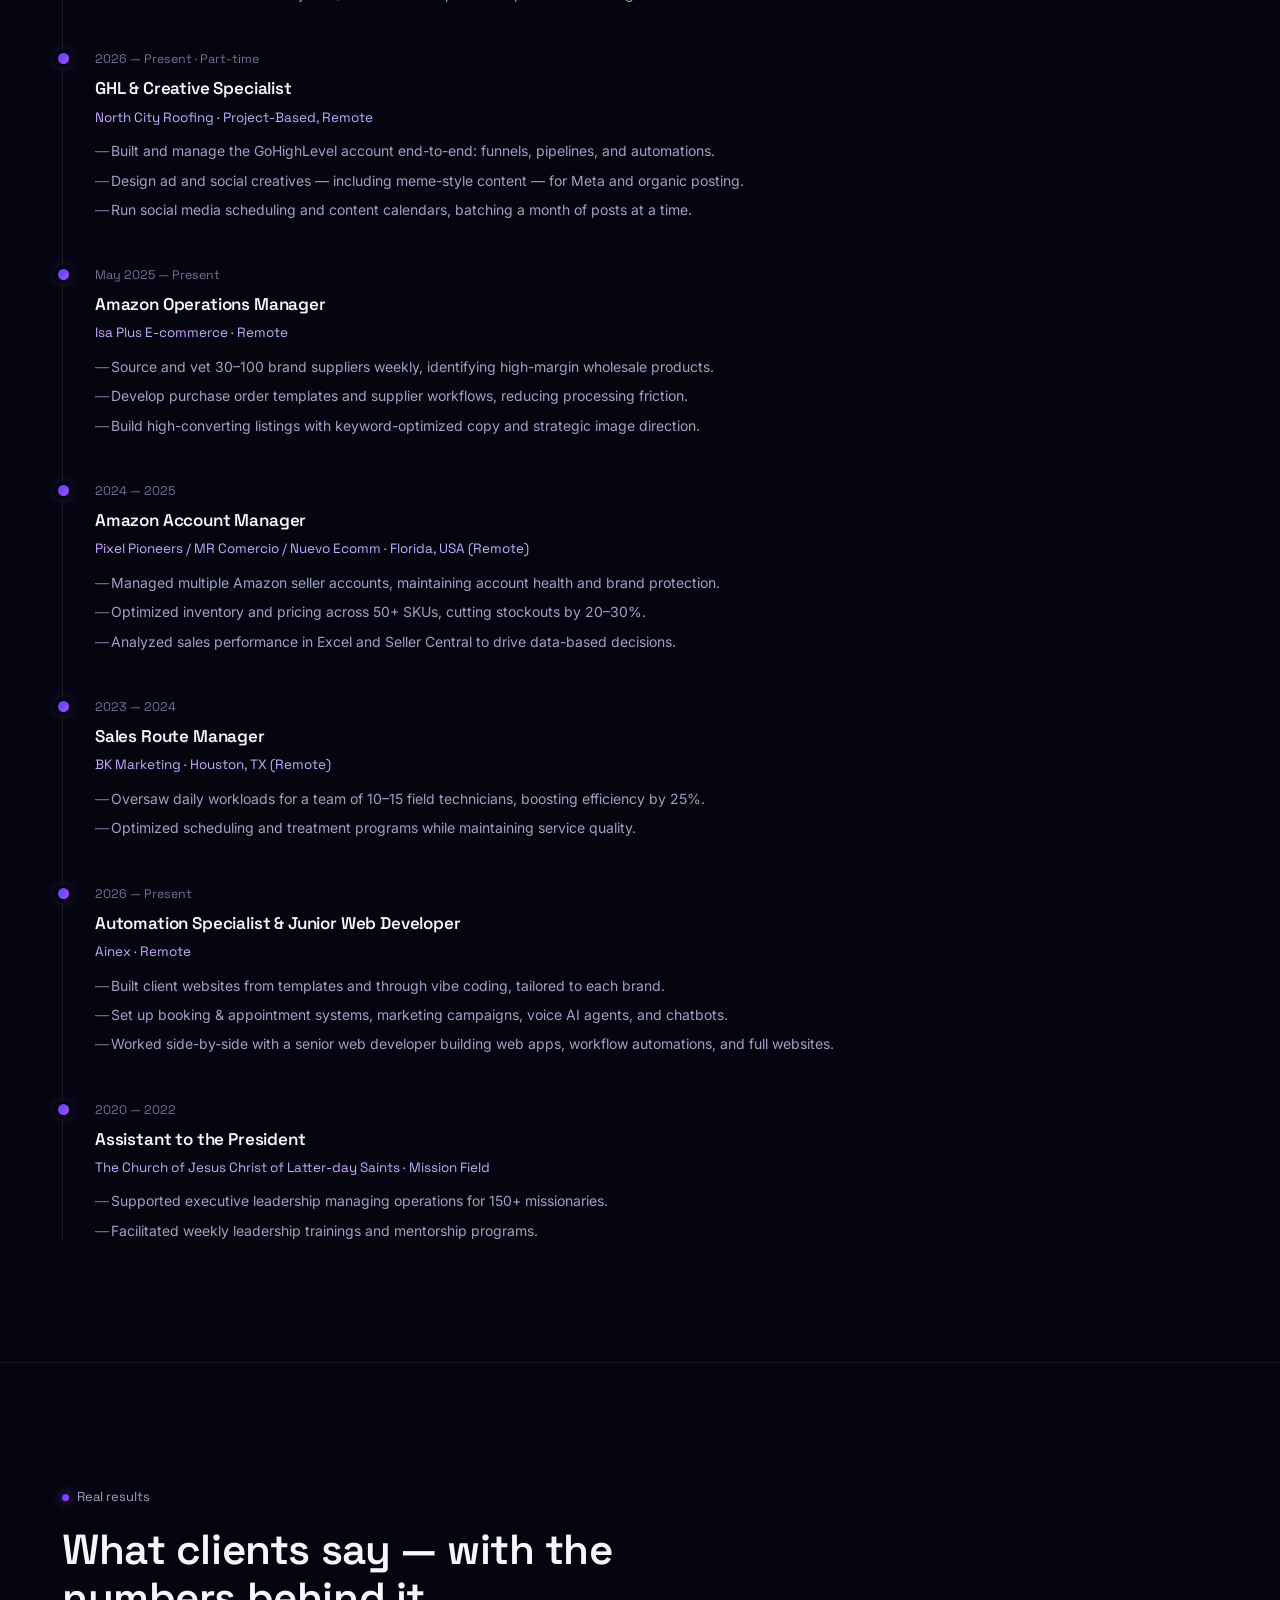
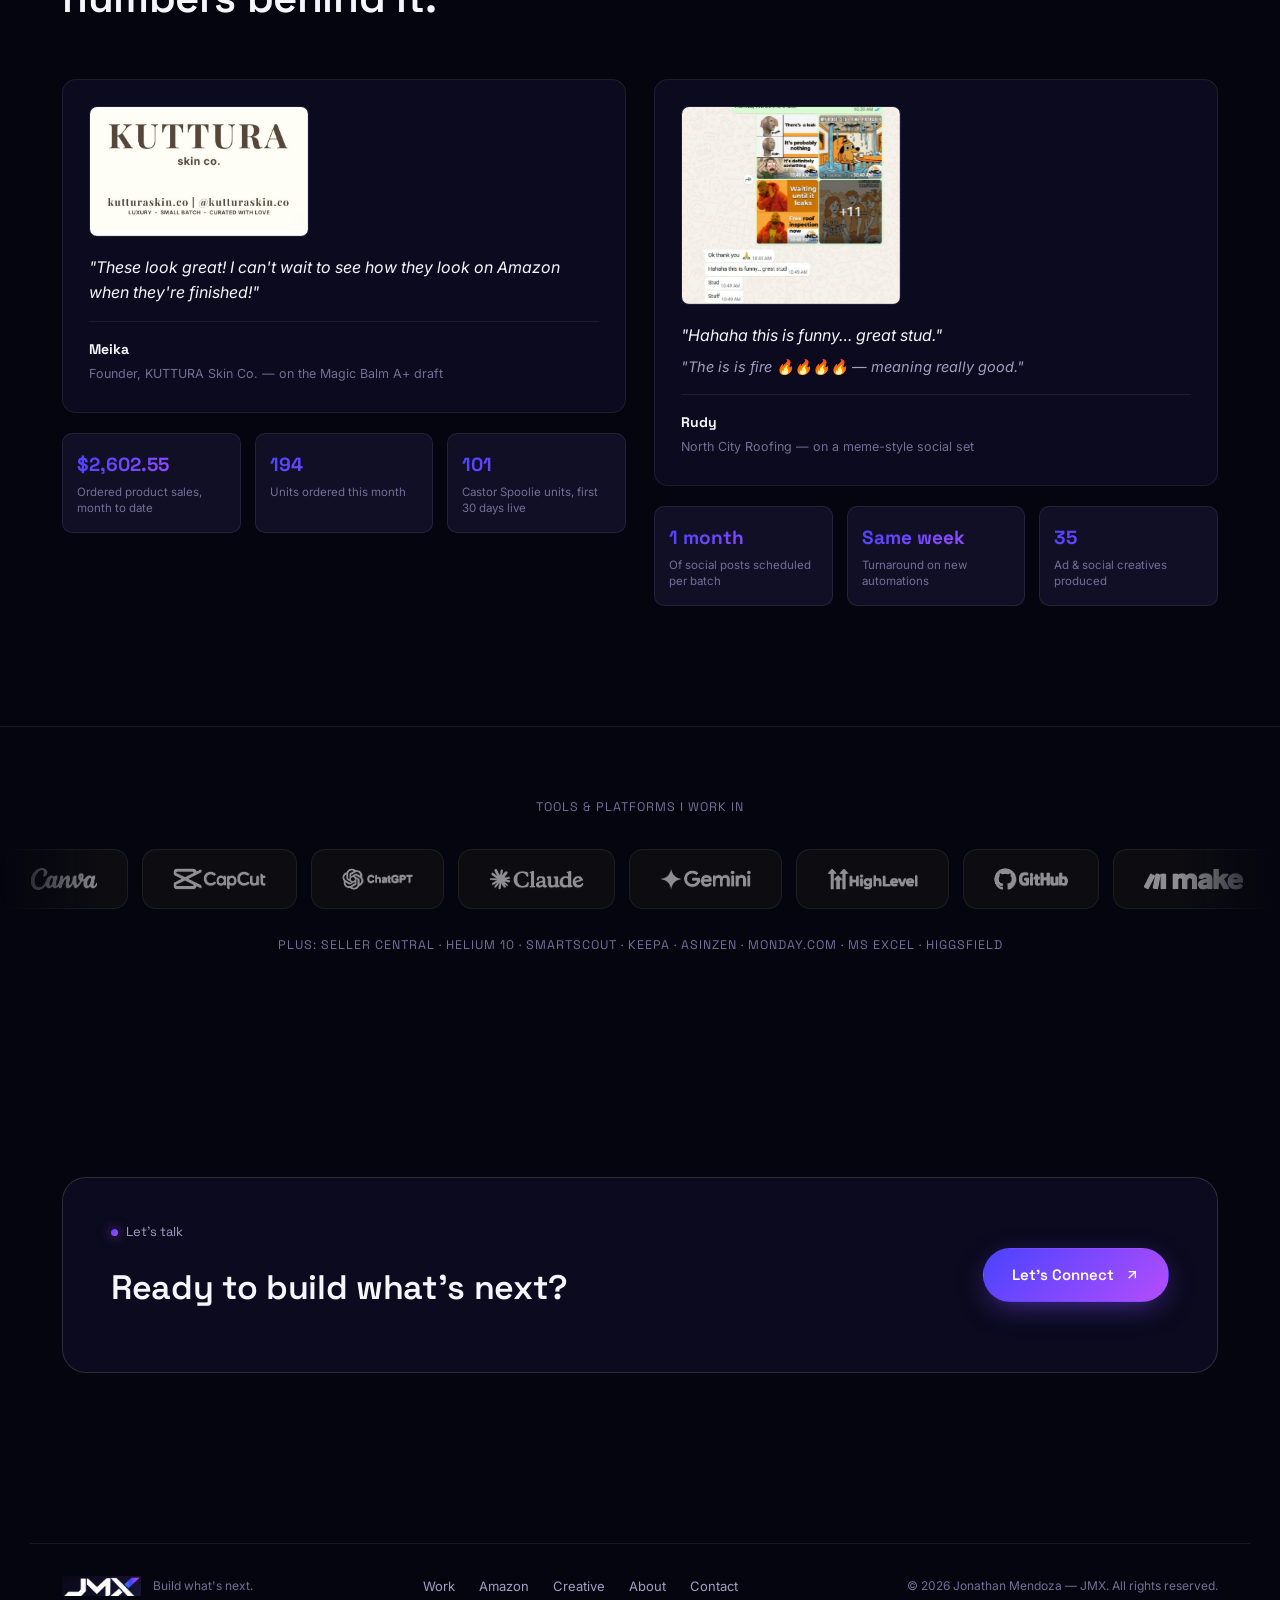
<file: about.html>
<!DOCTYPE html>
<html lang="en">
<head>
<meta charset="UTF-8">
<meta name="viewport" content="width=device-width, initial-scale=1.0">
<link rel="icon" type="image/png" sizes="512x512" href="images/favicons/favicon-512.png">
<link rel="icon" type="image/png" sizes="48x48" href="images/favicons/favicon-48.png">
<link rel="icon" type="image/png" sizes="32x32" href="images/favicons/favicon-32.png">
<link rel="icon" type="image/png" sizes="16x16" href="images/favicons/favicon-16.png">
<link rel="apple-touch-icon" sizes="180x180" href="images/favicons/favicon-180.png">
<link rel="shortcut icon" href="images/favicons/favicon-32.png">
<title>About — JMX | Jonathan Mendoza</title>
<meta name="description" content="Jonathan Mendoza's background, experience timeline, tools, and client feedback — GoHighLevel specialist, AI automation builder, creative ads designer, Amazon account manager.">
<link rel="preconnect" href="https://fonts.googleapis.com">
<link rel="preconnect" href="https://fonts.gstatic.com" crossorigin>
<link href="https://fonts.googleapis.com/css2?family=Space+Grotesk:wght@500;600;700&family=Inter:wght@400;500;600&display=swap" rel="stylesheet">
<link rel="stylesheet" href="style.css">
</head>
<body data-page="about">

<header class="nav">
  <div class="wrap">
    <a href="index.html" class="brand"><img src="assets/logo-nobg.png" alt="JMX — Build What's Next"></a>
    <nav class="nav-links" id="navLinks">
      <a href="work.html" data-page="work">Work</a>
      <a href="automation.html" data-page="automation">Automation</a>
      <a href="amazon.html" data-page="amazon">Amazon</a>
      <a href="creative.html" data-page="creative">Creative</a>
      <a href="about.html" data-page="about">About</a>
      <a href="contact.html" data-page="contact">Contact</a>
    </nav>
    <div class="nav-cta">
      <div class="nav-social">
        <a href="https://www.linkedin.com/in/jonathan-mendoza-c/" target="_blank" rel="noopener" class="nav-social-link" aria-label="Jonathan Mendoza on LinkedIn"><svg width="16" height="16" viewBox="0 0 24 24" fill="currentColor"><rect x="2.5" y="9" width="4" height="12"/><circle cx="4.5" cy="4.5" r="2.3"/><path d="M10.5 9h3.8v2.1h.05c.53-1 1.83-2.1 3.76-2.1 4.02 0 4.76 2.5 4.76 5.9V21h-4v-5.6c0-1.34-.02-3.06-1.87-3.06-1.87 0-2.16 1.46-2.16 2.96V21h-4V9z"/></svg></a>
        <a href="https://www.facebook.com/jonathan.mendoza.7839" target="_blank" rel="noopener" class="nav-social-link" aria-label="Jonathan Mendoza on Facebook"><svg width="16" height="16" viewBox="0 0 24 24" fill="currentColor"><path d="M22 12a10 10 0 10-11.56 9.88v-6.99H7.9V12h2.54V9.8c0-2.5 1.49-3.89 3.78-3.89 1.1 0 2.24.2 2.24.2v2.46h-1.26c-1.24 0-1.63.77-1.63 1.56V12h2.78l-.44 2.89h-2.34v6.99A10 10 0 0022 12z"/></svg></a>
      </div>
      <a href="contact.html" class="btn btn-primary btn-sm">Let's Connect</a>
      <button class="nav-toggle" aria-label="Toggle menu" aria-expanded="false" id="navToggle">
        <svg width="22" height="22" viewBox="0 0 24 24" fill="none" stroke="currentColor" stroke-width="2"><path d="M3 6h18M3 12h18M3 18h18"/></svg>
      </button>
    </div>
  </div>
</header>

<section class="page-hero">
  <div class="wrap">
    <div class="page-crumb reveal"><a href="index.html">Home</a><svg width="12" height="12" viewBox="0 0 24 24" fill="none" stroke="currentColor" stroke-width="2"><path d="M9 6l6 6-6 6"/></svg><span>About</span></div>
    <h1 class="reveal">Systems-minded operator who ships creative <span>and code.</span></h1>
  </div>
</section>

<section class="section-pad" style="padding-top:0;">
  <div class="wrap">
    <div class="about-grid">
      <div class="about-left reveal reveal-left">
        <div class="about-photo tilt">
          <img src="./images/jonathan-mendoza.jpg" alt="Jonathan Mendoza, founder of JMX, smiling outdoors in a navy suit">
        </div>
        <div class="about-photo-meta">
          <strong>Jonathan Mendoza</strong>
          <span>Founder &amp; Operator, JMX</span>
        </div>
      </div>
      <div class="about-copy reveal reveal-right">
        <p>I'm a results-driven Amazon account manager and creative ads designer with a track record across e-commerce operations, wholesale sourcing, multi-account management, and performance marketing.</p>
        <p>I optimize Amazon stores end-to-end — from high-converting listing creation and inventory strategy to supplier vetting and brand compliance — and bring that same systems thinking into GoHighLevel: building funnels, pipelines, voice AI agents and chatbots that keep leads moving without a human touching every step.</p>
        <p>On the creative side, I design lead-generation ads, manage social channels, and edit video and graphics for clients across HVAC, home services, and local business verticals — currently producing paid social campaigns for Regas Media's HVAC clients.</p>
      </div>
    </div>

    <div class="about-facts reveal" data-stagger>
      <div class="about-role"><span class="num">01</span><div><strong>Antipolo City, Philippines</strong><p>Remote — open to global clients &amp; teams</p></div></div>
      <div class="about-role"><span class="num">02</span><div><strong>BS Business Management</strong><p>Brigham Young University – Idaho, 2026 (in progress)</p></div></div>
      <div class="about-role"><span class="num">03</span><div><strong>AmazonationPH Masterclass</strong><p>Seller VA program — wholesale, sourcing &amp; account ops, mentored by an 8-figure Filipino FBA seller</p></div></div>
    </div>
  </div>
</section>

<!-- ============================================================ EXPERIENCE -->
<section class="section-pad" style="border-top:1px solid var(--border);">
  <div class="wrap">
    <div class="section-head reveal">
      <span class="kicker">Experience</span>
      <h2>Where the skillset was built.</h2>
    </div>

    <div class="timeline reveal">
      <div class="tl-item">
        <div class="tl-date">Jun 2026 — Present</div>
        <h3>Creative Ads Designer</h3>
        <div class="tl-org">Regas Media · Remote</div>
        <ul>
          <li>Conceive and produce high-performing digital ad campaigns for HVAC clients across Meta and Google.</li>
          <li>Design scroll-stopping creatives optimized for social and paid channels, keeping brand voice consistent.</li>
          <li>Collaborate cross-functionally to A/B test ad concepts and improve click-through and conversion rates.</li>
        </ul>
      </div>
      <div class="tl-item">
        <div class="tl-date">2026 — Present · Part-time</div>
        <h3>GHL &amp; Creative Specialist</h3>
        <div class="tl-org">North City Roofing · Project-Based, Remote</div>
        <ul>
          <li>Built and manage the GoHighLevel account end-to-end: funnels, pipelines, and automations.</li>
          <li>Design ad and social creatives — including meme-style content — for Meta and organic posting.</li>
          <li>Run social media scheduling and content calendars, batching a month of posts at a time.</li>
        </ul>
      </div>
      <div class="tl-item">
        <div class="tl-date">May 2025 — Present</div>
        <h3>Amazon Operations Manager</h3>
        <div class="tl-org">Isa Plus E-commerce · Remote</div>
        <ul>
          <li>Source and vet 30–100 brand suppliers weekly, identifying high-margin wholesale products.</li>
          <li>Develop purchase order templates and supplier workflows, reducing processing friction.</li>
          <li>Build high-converting listings with keyword-optimized copy and strategic image direction.</li>
        </ul>
      </div>
      <div class="tl-item">
        <div class="tl-date">2024 — 2025</div>
        <h3>Amazon Account Manager</h3>
        <div class="tl-org">Pixel Pioneers / MR Comercio / Nuevo Ecomm · Florida, USA (Remote)</div>
        <ul>
          <li>Managed multiple Amazon seller accounts, maintaining account health and brand protection.</li>
          <li>Optimized inventory and pricing across 50+ SKUs, cutting stockouts by 20–30%.</li>
          <li>Analyzed sales performance in Excel and Seller Central to drive data-based decisions.</li>
        </ul>
      </div>
      <div class="tl-item">
        <div class="tl-date">2023 — 2024</div>
        <h3>Sales Route Manager</h3>
        <div class="tl-org">BK Marketing · Houston, TX (Remote)</div>
        <ul>
          <li>Oversaw daily workloads for a team of 10–15 field technicians, boosting efficiency by 25%.</li>
          <li>Optimized scheduling and treatment programs while maintaining service quality.</li>
        </ul>
      </div>
      <div class="tl-item">
        <div class="tl-date">2026 — Present</div>
        <h3>Automation Specialist &amp; Junior Web Developer</h3>
        <div class="tl-org">Ainex · Remote</div>
        <ul>
          <li>Built client websites from templates and through vibe coding, tailored to each brand.</li>
          <li>Set up booking &amp; appointment systems, marketing campaigns, voice AI agents, and chatbots.</li>
          <li>Worked side-by-side with a senior web developer building web apps, workflow automations, and full websites.</li>
        </ul>
      </div>
      <div class="tl-item">
        <div class="tl-date">2020 — 2022</div>
        <h3>Assistant to the President</h3>
        <div class="tl-org">The Church of Jesus Christ of Latter-day Saints · Mission Field</div>
        <ul>
          <li>Supported executive leadership managing operations for 150+ missionaries.</li>
          <li>Facilitated weekly leadership trainings and mentorship programs.</li>
        </ul>
      </div>
    </div>
  </div>
</section>

<!-- ============================================================ CLIENT FEEDBACK -->
<section class="section-pad" style="border-top:1px solid var(--border);">
  <div class="wrap">
    <div class="section-head reveal">
      <span class="kicker">Real results</span>
      <h2>What clients say — with the numbers behind it.</h2>
    </div>

    <div class="feedback-grid tilt-stage" data-stagger>
      <div class="client-block">
        <div class="quote-card tilt">
          <img class="quote-brand" src="assets/proof/kuttura-brandcard.jpg" alt="KUTTURA Skin Co. brand card">
          <p class="quote-text">"These look great! I can't wait to see how they look on Amazon when they're finished!"</p>
          <div class="quote-attr"><b>Meika</b><span>Founder, KUTTURA Skin Co. — on the Magic Balm A+ draft</span></div>
        </div>
        <div class="stat-row">
          <div class="stat"><b>$2,602.55</b><span>Ordered product sales, month to date</span></div>
          <div class="stat"><b>194</b><span>Units ordered this month</span></div>
          <div class="stat"><b>101</b><span>Castor Spoolie units, first 30 days live</span></div>
        </div>
      </div>

      <div class="client-block">
        <div class="quote-card tilt">
          <img class="quote-brand" src="assets/proof/rudy-chat.jpg" alt="North City Roofing client reaction to meme ad set">
          <p class="quote-text">"Hahaha this is funny… great stud." <span class="quote-fire">"The is is fire 🔥🔥🔥🔥 — meaning really good."</span></p>
          <div class="quote-attr"><b>Rudy</b><span>North City Roofing — on a meme-style social set</span></div>
        </div>
        <div class="stat-row">
          <div class="stat"><b>1 month</b><span>Of social posts scheduled per batch</span></div>
          <div class="stat"><b>Same week</b><span>Turnaround on new automations</span></div>
          <div class="stat"><b>35</b><span>Ad &amp; social creatives produced</span></div>
        </div>
      </div>
    </div>
  </div>
</section>

<!-- ============================================================ TOOLS MARQUEE -->
<section class="tools" style="border-top:1px solid var(--border);">
  <p class="tools-label">TOOLS &amp; PLATFORMS I WORK IN</p>
  <div class="marquee">
    <div class="marquee-track" id="marqueeTrack">
      <div class="logo-marquee-item"><img src="assets/logos/canva.png" alt="Canva"></div>
      <div class="logo-marquee-item"><img src="assets/logos/capcut.png" alt="CapCut"></div>
      <div class="logo-marquee-item"><img src="assets/logos/chatgpt.png" alt="ChatGPT"></div>
      <div class="logo-marquee-item"><img src="assets/logos/claude.png" alt="Claude"></div>
      <div class="logo-marquee-item"><img src="assets/logos/gemini.png" alt="Gemini"></div>
      <div class="logo-marquee-item"><img src="assets/logos/ghl.png" alt="GoHighLevel"></div>
      <div class="logo-marquee-item"><img src="assets/logos/github.png" alt="GitHub"></div>
      <div class="logo-marquee-item"><img src="assets/logos/make.png" alt="Make"></div>
      <div class="logo-marquee-item"><img src="assets/logos/vscode.png" alt="VS Code"></div>
      <div class="logo-marquee-item"><img src="assets/logos/zapier.png" alt="Zapier"></div>
      <!-- duplicate for seamless loop -->
      <div class="logo-marquee-item"><img src="assets/logos/canva.png" alt="Canva"></div>
      <div class="logo-marquee-item"><img src="assets/logos/capcut.png" alt="CapCut"></div>
      <div class="logo-marquee-item"><img src="assets/logos/chatgpt.png" alt="ChatGPT"></div>
      <div class="logo-marquee-item"><img src="assets/logos/claude.png" alt="Claude"></div>
      <div class="logo-marquee-item"><img src="assets/logos/gemini.png" alt="Gemini"></div>
      <div class="logo-marquee-item"><img src="assets/logos/ghl.png" alt="GoHighLevel"></div>
      <div class="logo-marquee-item"><img src="assets/logos/github.png" alt="GitHub"></div>
      <div class="logo-marquee-item"><img src="assets/logos/make.png" alt="Make"></div>
      <div class="logo-marquee-item"><img src="assets/logos/vscode.png" alt="VS Code"></div>
      <div class="logo-marquee-item"><img src="assets/logos/zapier.png" alt="Zapier"></div>
    </div>
  </div>
  <p class="tools-label" style="margin-top:26px;">PLUS: SELLER CENTRAL · HELIUM 10 · SMARTSCOUT · KEEPA · ASINZEN · MONDAY.COM · MS EXCEL · HIGGSFIELD</p>
</section>

<section class="section-pad">
  <div class="wrap">
    <div class="contact-inner compact reveal">
      <div>
        <span class="kicker">Let's talk</span>
        <h2 style="font-size:clamp(24px,3.4vw,34px);">Ready to build what's next?</h2>
      </div>
      <a href="contact.html" class="btn btn-primary">Let's Connect <svg width="16" height="16" viewBox="0 0 24 24" fill="none" stroke="currentColor" stroke-width="2"><path d="M7 17L17 7M7 7h10v10"/></svg></a>
    </div>
  </div>
</section>

<footer class="footer">
  <div class="wrap">
    <div class="footer-brand"><img src="assets/logo-mark.png" alt="JMX"><span>Build what's next.</span></div>
    <div class="footer-links">
      <a href="work.html" data-page="work">Work</a>
      <a href="amazon.html" data-page="amazon">Amazon</a>
      <a href="creative.html" data-page="creative">Creative</a>
      <a href="about.html" data-page="about">About</a>
      <a href="contact.html" data-page="contact">Contact</a>
    </div>
    <small>&copy; <span id="year"></span> Jonathan Mendoza — JMX. All rights reserved.</small>
  </div>
</footer>

<script src="script.js"></script>
</body>
</html>
</file>
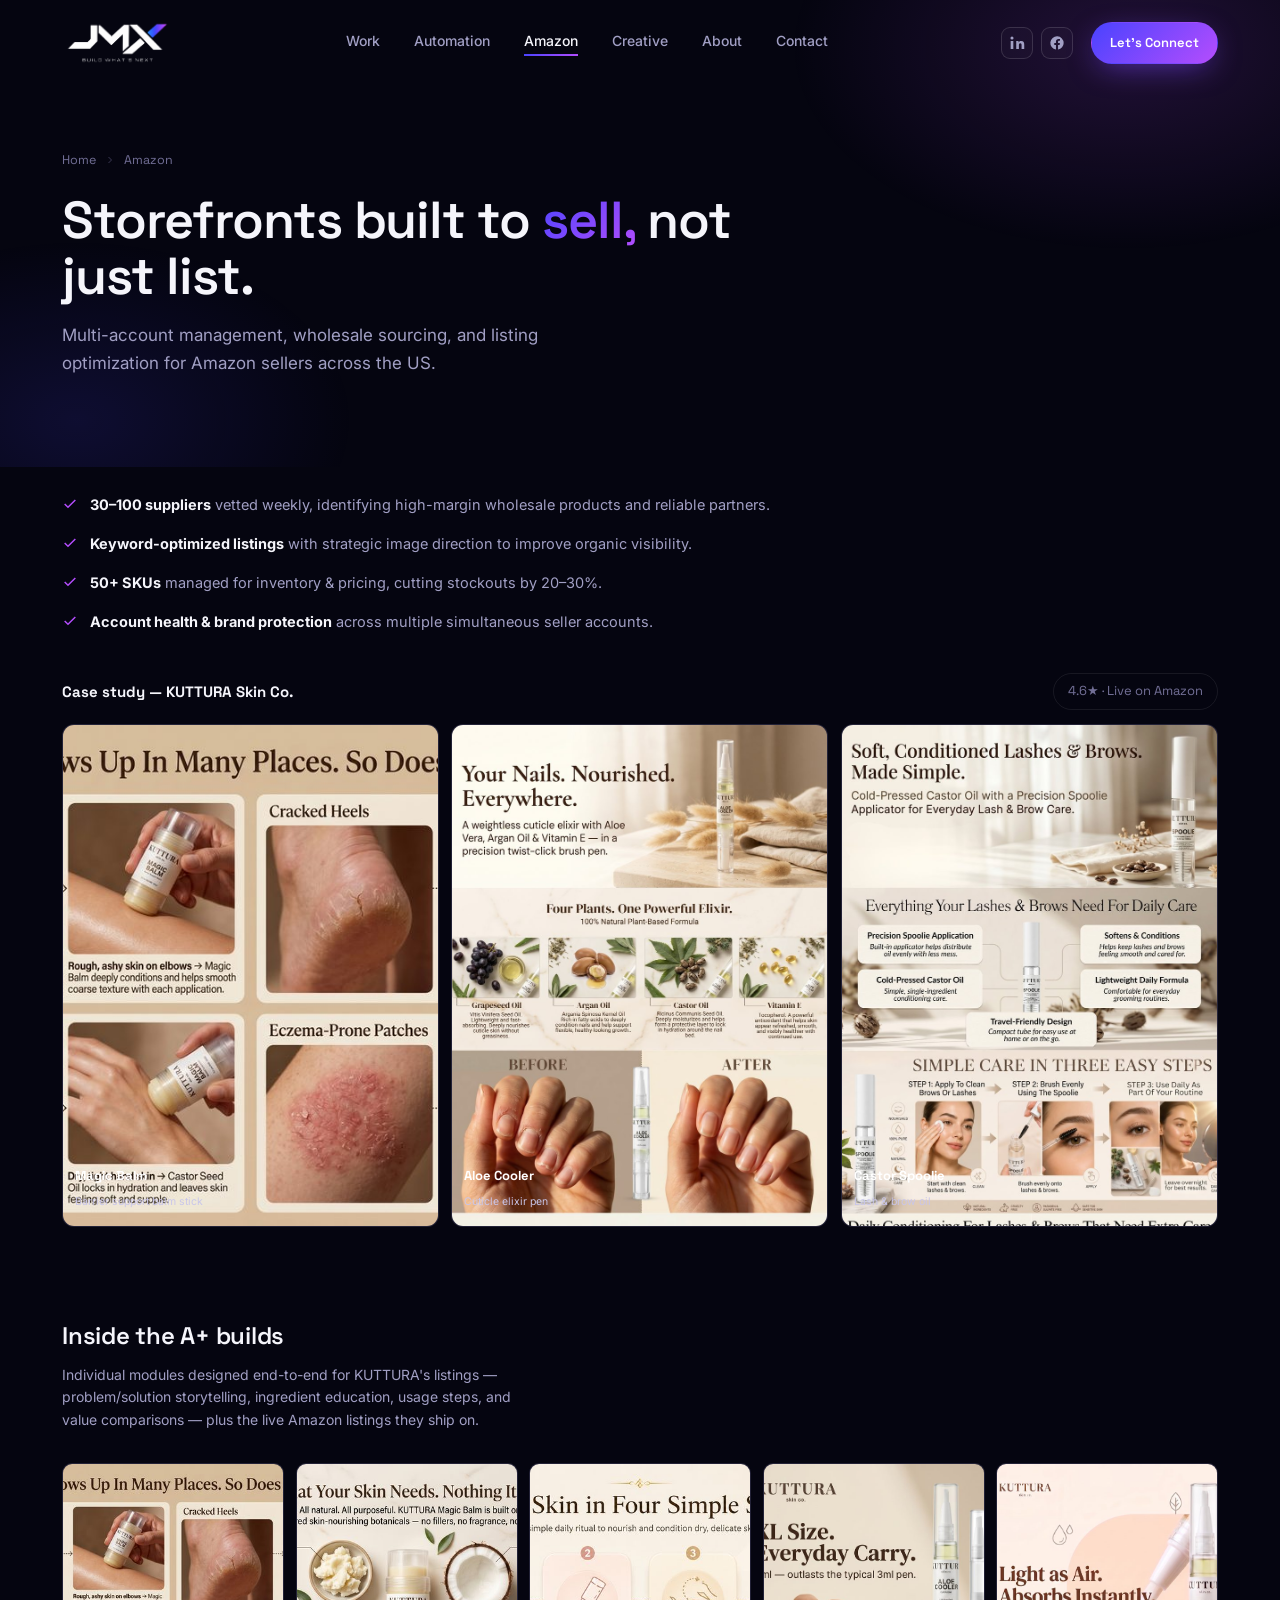
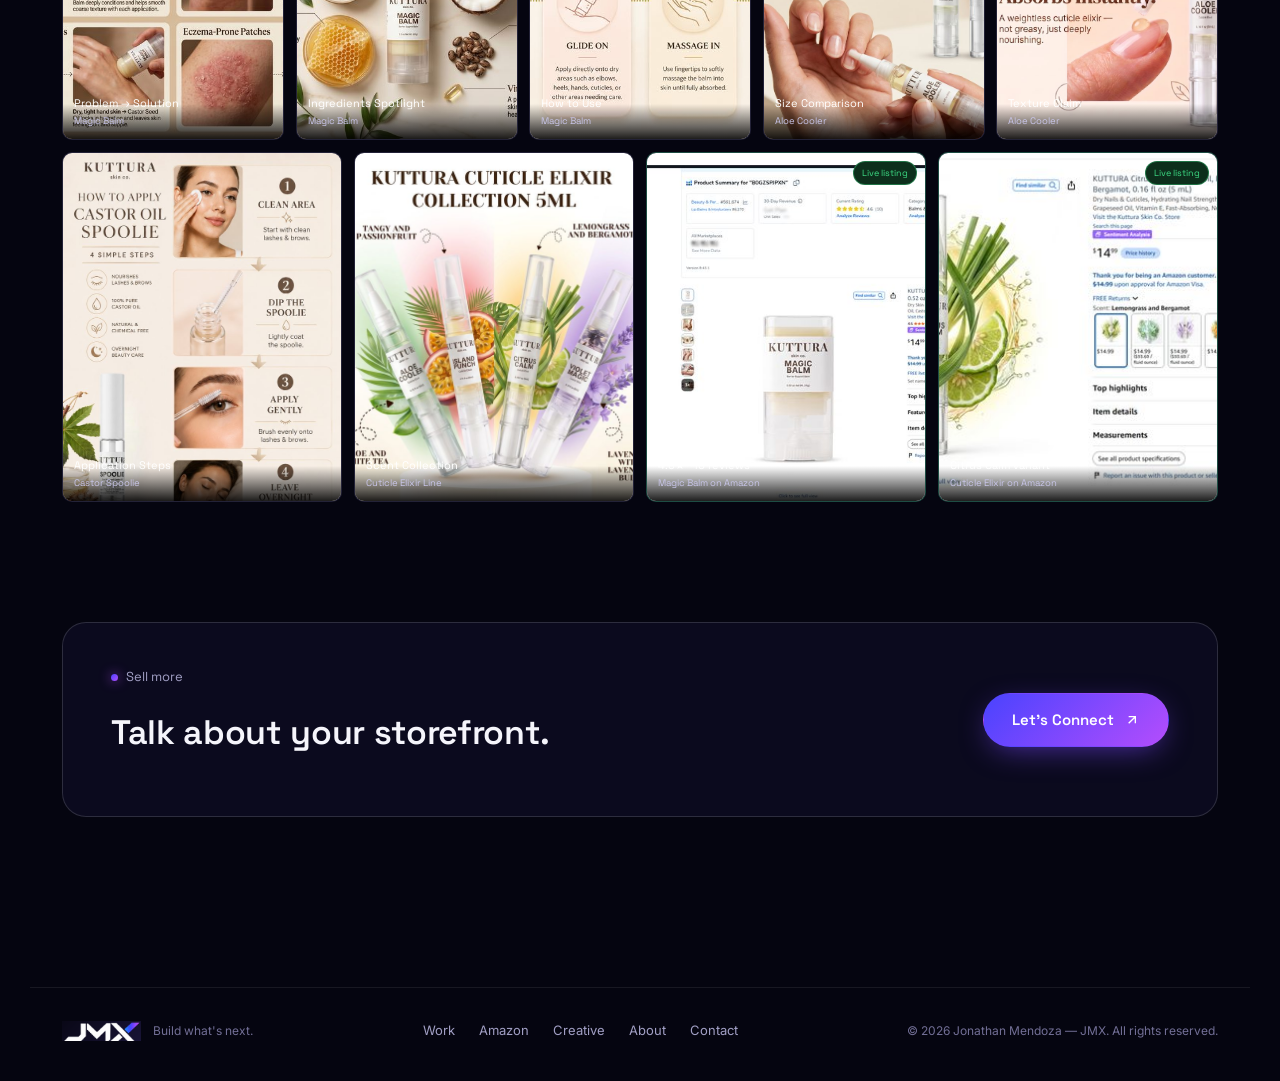
<file: amazon.html>
<!DOCTYPE html>
<html lang="en">
<head>
<meta charset="UTF-8">
<meta name="viewport" content="width=device-width, initial-scale=1.0">
<link rel="icon" type="image/png" sizes="512x512" href="images/favicons/favicon-512.png">
<link rel="icon" type="image/png" sizes="48x48" href="images/favicons/favicon-48.png">
<link rel="icon" type="image/png" sizes="32x32" href="images/favicons/favicon-32.png">
<link rel="icon" type="image/png" sizes="16x16" href="images/favicons/favicon-16.png">
<link rel="apple-touch-icon" sizes="180x180" href="images/favicons/favicon-180.png">
<link rel="shortcut icon" href="images/favicons/favicon-32.png">
<title>Amazon Growth — JMX | Jonathan Mendoza</title>
<meta name="description" content="Amazon listing optimization, wholesale sourcing, and A+ content design — including the KUTTURA Skin Co. case study, by Jonathan Mendoza (JMX).">
<link rel="preconnect" href="https://fonts.googleapis.com">
<link rel="preconnect" href="https://fonts.gstatic.com" crossorigin>
<link href="https://fonts.googleapis.com/css2?family=Space+Grotesk:wght@500;600;700&family=Inter:wght@400;500;600&display=swap" rel="stylesheet">
<link rel="stylesheet" href="style.css">
</head>
<body data-page="amazon">

<header class="nav">
  <div class="wrap">
    <a href="index.html" class="brand"><img src="assets/logo-nobg.png" alt="JMX — Build What's Next"></a>
    <nav class="nav-links" id="navLinks">
      <a href="work.html" data-page="work">Work</a>
      <a href="automation.html" data-page="automation">Automation</a>
      <a href="amazon.html" data-page="amazon">Amazon</a>
      <a href="creative.html" data-page="creative">Creative</a>
      <a href="about.html" data-page="about">About</a>
      <a href="contact.html" data-page="contact">Contact</a>
    </nav>
    <div class="nav-cta">
      <div class="nav-social">
        <a href="https://www.linkedin.com/in/jonathan-mendoza-c/" target="_blank" rel="noopener" class="nav-social-link" aria-label="Jonathan Mendoza on LinkedIn"><svg width="16" height="16" viewBox="0 0 24 24" fill="currentColor"><rect x="2.5" y="9" width="4" height="12"/><circle cx="4.5" cy="4.5" r="2.3"/><path d="M10.5 9h3.8v2.1h.05c.53-1 1.83-2.1 3.76-2.1 4.02 0 4.76 2.5 4.76 5.9V21h-4v-5.6c0-1.34-.02-3.06-1.87-3.06-1.87 0-2.16 1.46-2.16 2.96V21h-4V9z"/></svg></a>
        <a href="https://www.facebook.com/jonathan.mendoza.7839" target="_blank" rel="noopener" class="nav-social-link" aria-label="Jonathan Mendoza on Facebook"><svg width="16" height="16" viewBox="0 0 24 24" fill="currentColor"><path d="M22 12a10 10 0 10-11.56 9.88v-6.99H7.9V12h2.54V9.8c0-2.5 1.49-3.89 3.78-3.89 1.1 0 2.24.2 2.24.2v2.46h-1.26c-1.24 0-1.63.77-1.63 1.56V12h2.78l-.44 2.89h-2.34v6.99A10 10 0 0022 12z"/></svg></a>
      </div>
      <a href="contact.html" class="btn btn-primary btn-sm">Let's Connect</a>
      <button class="nav-toggle" aria-label="Toggle menu" aria-expanded="false" id="navToggle">
        <svg width="22" height="22" viewBox="0 0 24 24" fill="none" stroke="currentColor" stroke-width="2"><path d="M3 6h18M3 12h18M3 18h18"/></svg>
      </button>
    </div>
  </div>
</header>

<section class="page-hero">
  <div class="wrap">
    <div class="page-crumb reveal"><a href="index.html">Home</a><svg width="12" height="12" viewBox="0 0 24 24" fill="none" stroke="currentColor" stroke-width="2"><path d="M9 6l6 6-6 6"/></svg><span>Amazon</span></div>
    <h1 class="reveal">Storefronts built to <span>sell,</span> not just list.</h1>
    <p class="sub reveal">Multi-account management, wholesale sourcing, and listing optimization for Amazon sellers across the US.</p>
  </div>
</section>

<section class="section-pad" style="padding-top:0;">
  <div class="wrap">
    <ul class="amazon-list reveal" style="max-width:720px;margin-bottom:40px;">
      <li><svg width="16" height="16" viewBox="0 0 24 24" fill="none" stroke="currentColor" stroke-width="2.2"><path d="M20 6L9 17l-5-5"/></svg><span><b>30–100 suppliers</b> vetted weekly, identifying high-margin wholesale products and reliable partners.</span></li>
      <li><svg width="16" height="16" viewBox="0 0 24 24" fill="none" stroke="currentColor" stroke-width="2.2"><path d="M20 6L9 17l-5-5"/></svg><span><b>Keyword-optimized listings</b> with strategic image direction to improve organic visibility.</span></li>
      <li><svg width="16" height="16" viewBox="0 0 24 24" fill="none" stroke="currentColor" stroke-width="2.2"><path d="M20 6L9 17l-5-5"/></svg><span><b>50+ SKUs</b> managed for inventory &amp; pricing, cutting stockouts by 20–30%.</span></li>
      <li><svg width="16" height="16" viewBox="0 0 24 24" fill="none" stroke="currentColor" stroke-width="2.2"><path d="M20 6L9 17l-5-5"/></svg><span><b>Account health &amp; brand protection</b> across multiple simultaneous seller accounts.</span></li>
    </ul>

    <div style="margin-bottom:14px;display:flex;align-items:center;justify-content:space-between;gap:10px;flex-wrap:wrap;" class="reveal">
      <b style="font-family:'Space Grotesk',sans-serif;font-size:15px;">Case study — KUTTURA Skin Co.</b>
      <span class="gallery-count">4.6★ · Live on Amazon</span>
    </div>
    <div class="case-stack" data-stagger>
      <div class="case-card tilt">
        <img src="assets/amazon/case-magicbalm-hero.jpg" alt="KUTTURA Magic Balm Amazon A+ content">
        <div class="case-meta"><b>Magic Balm</b><span>Barrier support balm stick</span></div>
      </div>
      <div class="case-card tilt">
        <img src="assets/amazon/case-aloecooler-hero.jpg" alt="KUTTURA Aloe Cooler Amazon A+ content">
        <div class="case-meta"><b>Aloe Cooler</b><span>Cuticle elixir pen</span></div>
      </div>
      <div class="case-card tilt">
        <img src="assets/amazon/case-spoolie-hero.jpg" alt="KUTTURA Castor Spoolie Amazon A+ content">
        <div class="case-meta"><b>Castor Spoolie</b><span>Lash &amp; brow oil</span></div>
      </div>
    </div>

    <div class="amazon-modules reveal">
      <div class="gallery-head">
        <div>
          <h3>Inside the A+ builds</h3>
          <p>Individual modules designed end-to-end for KUTTURA's listings — problem/solution storytelling, ingredient education, usage steps, and value comparisons — plus the live Amazon listings they ship on.</p>
        </div>
      </div>
      <div class="amod-grid" data-stagger>
        <div class="amod-tile tilt"><img src="assets/amazon/mod-magicbalm-problem.jpg" alt="Magic Balm problem/solution module"><div class="cap">Problem → Solution<small>Magic Balm</small></div></div>
        <div class="amod-tile tilt"><img src="assets/amazon/mod-magicbalm-ingredients.jpg" alt="Magic Balm ingredients spotlight module"><div class="cap">Ingredients Spotlight<small>Magic Balm</small></div></div>
        <div class="amod-tile tilt"><img src="assets/amazon/mod-magicbalm-howtouse.jpg" alt="Magic Balm how to use module"><div class="cap">How to Use<small>Magic Balm</small></div></div>
        <div class="amod-tile tilt"><img src="assets/amazon/mod-aloecooler-xlsize.jpg" alt="Aloe Cooler XL size comparison module"><div class="cap">Size Comparison<small>Aloe Cooler</small></div></div>
        <div class="amod-tile tilt"><img src="assets/amazon/mod-aloecooler-lightasair.jpg" alt="Aloe Cooler texture claim module"><div class="cap">Texture Claim<small>Aloe Cooler</small></div></div>
        <div class="amod-tile tilt"><img src="assets/amazon/mod-spoolie-application.jpg" alt="Castor Spoolie application steps module"><div class="cap">Application Steps<small>Castor Spoolie</small></div></div>
        <div class="amod-tile tilt"><img src="assets/amazon/mod-cuticle-collection.jpg" alt="KUTTURA cuticle elixir scent collection"><div class="cap">Scent Collection<small>Cuticle Elixir Line</small></div></div>
        <div class="amod-tile tilt proof"><span class="badge">Live listing</span><img src="assets/amazon/proof-magicbalm-listing.jpg" alt="Magic Balm live Amazon listing, 4.6 stars"><div class="cap">4.6★ · 10 reviews<small>Magic Balm on Amazon</small></div></div>
        <div class="amod-tile tilt proof"><span class="badge">Live listing</span><img src="assets/amazon/proof-citruscalm-listing.jpg" alt="Citrus Calm live Amazon listing"><div class="cap">Citrus Calm variant<small>Cuticle Elixir on Amazon</small></div></div>
      </div>
    </div>
  </div>
</section>

<section class="section-pad" style="padding-top:0;">
  <div class="wrap">
    <div class="contact-inner compact reveal">
      <div>
        <span class="kicker">Sell more</span>
        <h2 style="font-size:clamp(24px,3.4vw,34px);">Talk about your storefront.</h2>
      </div>
      <a href="contact.html" class="btn btn-primary">Let's Connect <svg width="16" height="16" viewBox="0 0 24 24" fill="none" stroke="currentColor" stroke-width="2"><path d="M7 17L17 7M7 7h10v10"/></svg></a>
    </div>
  </div>
</section>

<!-- ============================================================ LIGHTBOX -->
<div class="hl-modal" id="hlModal" aria-hidden="true">
  <div class="hl-modal-backdrop" data-hl-close></div>
  <div class="hl-modal-panel" role="dialog" aria-modal="true" aria-labelledby="hlModalTitle">
    <button class="hl-modal-close" data-hl-close type="button" aria-label="Close">
      <svg width="16" height="16" viewBox="0 0 24 24" fill="none" stroke="currentColor" stroke-width="2.2"><path d="M18 6L6 18M6 6l12 12"/></svg>
    </button>
    <div class="hl-modal-media" id="hlModalMedia"></div>
    <div class="hl-modal-body">
      <span class="hl-card-tag" id="hlModalTag" style="align-self:flex-start;">Amazon</span>
      <h3 id="hlModalTitle">Title</h3>
      <p id="hlModalDesc">Description</p>
      <div class="hl-modal-ctas">
        <a href="contact.html" class="btn btn-primary">Hire Me Now <svg width="16" height="16" viewBox="0 0 24 24" fill="none" stroke="currentColor" stroke-width="2"><path d="M7 17L17 7M7 7h10v10"/></svg></a>
        <a href="https://wa.me/639569784942" target="_blank" rel="noopener" class="btn btn-whatsapp">
          <svg width="17" height="17" viewBox="0 0 24 24" fill="currentColor"><path d="M12 2a10 10 0 00-8.6 15.1L2 22l5.1-1.3A10 10 0 1012 2zm5.8 14.3c-.25.7-1.4 1.35-1.95 1.4-.5.05-1.1.08-1.8-.1a11 11 0 01-4.85-3.1 10 10 0 01-1.95-3.2c-.25-.65-.1-1.35.35-1.85l.5-.55c.2-.2.25-.5.1-.75l-.9-1.9c-.2-.4-.65-.45-1-.15-.6.5-1.25 1.35-1.25 2.6 0 1.65 1.2 3.6 1.4 3.85.2.25 2.4 3.85 6 5.2 3 1.1 3.4.85 4.05.75.65-.1 2.05-.85 2.35-1.65.3-.8.3-1.5.2-1.65-.1-.15-.35-.25-.7-.4z"/></svg>
          Chat on WhatsApp
        </a>
      </div>
    </div>
  </div>
</div>

<footer class="footer">
  <div class="wrap">
    <div class="footer-brand"><img src="assets/logo-mark.png" alt="JMX"><span>Build what's next.</span></div>
    <div class="footer-links">
      <a href="work.html" data-page="work">Work</a>
      <a href="amazon.html" data-page="amazon">Amazon</a>
      <a href="creative.html" data-page="creative">Creative</a>
      <a href="about.html" data-page="about">About</a>
      <a href="contact.html" data-page="contact">Contact</a>
    </div>
    <small>&copy; <span id="year"></span> Jonathan Mendoza — JMX. All rights reserved.</small>
  </div>
</footer>

<script src="script.js"></script>
</body>
</html>
</file>
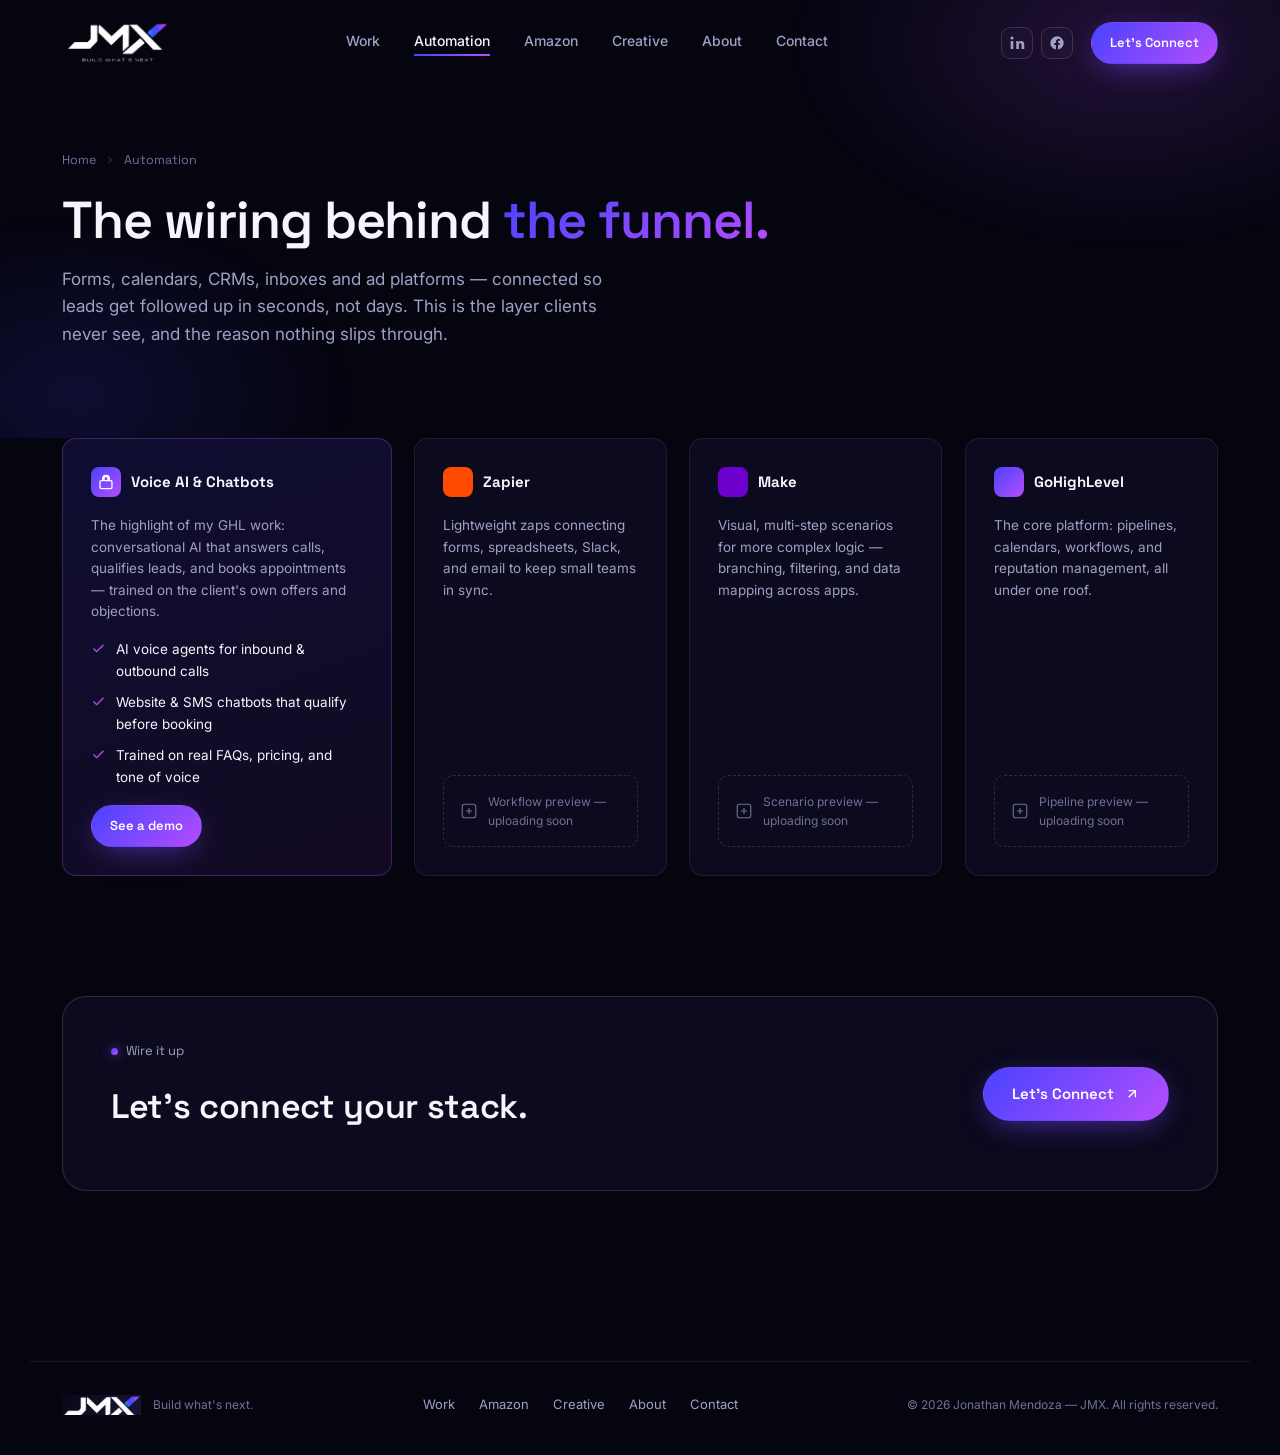
<file: automation.html>
<!DOCTYPE html>
<html lang="en">
<head>
<meta charset="UTF-8">
<meta name="viewport" content="width=device-width, initial-scale=1.0">
<link rel="icon" type="image/png" sizes="512x512" href="images/favicons/favicon-512.png">
<link rel="icon" type="image/png" sizes="48x48" href="images/favicons/favicon-48.png">
<link rel="icon" type="image/png" sizes="32x32" href="images/favicons/favicon-32.png">
<link rel="icon" type="image/png" sizes="16x16" href="images/favicons/favicon-16.png">
<link rel="apple-touch-icon" sizes="180x180" href="images/favicons/favicon-180.png">
<link rel="shortcut icon" href="images/favicons/favicon-32.png">
<title>Automation — JMX | GHL, Zapier &amp; Make Workflows</title>
<meta name="description" content="GoHighLevel pipelines, Zapier and Make automations, and voice AI agents built by Jonathan Mendoza (JMX) to keep leads moving without manual follow-up.">
<link rel="preconnect" href="https://fonts.googleapis.com">
<link rel="preconnect" href="https://fonts.gstatic.com" crossorigin>
<link href="https://fonts.googleapis.com/css2?family=Space+Grotesk:wght@500;600;700&family=Inter:wght@400;500;600&display=swap" rel="stylesheet">
<link rel="stylesheet" href="style.css">
</head>
<body data-page="automation">

<header class="nav">
  <div class="wrap">
    <a href="index.html" class="brand"><img src="assets/logo-nobg.png" alt="JMX — Build What's Next"></a>
    <nav class="nav-links" id="navLinks">
      <a href="work.html" data-page="work">Work</a>
      <a href="automation.html" data-page="automation">Automation</a>
      <a href="amazon.html" data-page="amazon">Amazon</a>
      <a href="creative.html" data-page="creative">Creative</a>
      <a href="about.html" data-page="about">About</a>
      <a href="contact.html" data-page="contact">Contact</a>
    </nav>
    <div class="nav-cta">
      <div class="nav-social">
        <a href="https://www.linkedin.com/in/jonathan-mendoza-c/" target="_blank" rel="noopener" class="nav-social-link" aria-label="Jonathan Mendoza on LinkedIn"><svg width="16" height="16" viewBox="0 0 24 24" fill="currentColor"><rect x="2.5" y="9" width="4" height="12"/><circle cx="4.5" cy="4.5" r="2.3"/><path d="M10.5 9h3.8v2.1h.05c.53-1 1.83-2.1 3.76-2.1 4.02 0 4.76 2.5 4.76 5.9V21h-4v-5.6c0-1.34-.02-3.06-1.87-3.06-1.87 0-2.16 1.46-2.16 2.96V21h-4V9z"/></svg></a>
        <a href="https://www.facebook.com/jonathan.mendoza.7839" target="_blank" rel="noopener" class="nav-social-link" aria-label="Jonathan Mendoza on Facebook"><svg width="16" height="16" viewBox="0 0 24 24" fill="currentColor"><path d="M22 12a10 10 0 10-11.56 9.88v-6.99H7.9V12h2.54V9.8c0-2.5 1.49-3.89 3.78-3.89 1.1 0 2.24.2 2.24.2v2.46h-1.26c-1.24 0-1.63.77-1.63 1.56V12h2.78l-.44 2.89h-2.34v6.99A10 10 0 0022 12z"/></svg></a>
      </div>
      <a href="contact.html" class="btn btn-primary btn-sm">Let's Connect</a>
      <button class="nav-toggle" aria-label="Toggle menu" aria-expanded="false" id="navToggle">
        <svg width="22" height="22" viewBox="0 0 24 24" fill="none" stroke="currentColor" stroke-width="2"><path d="M3 6h18M3 12h18M3 18h18"/></svg>
      </button>
    </div>
  </div>
</header>

<section class="page-hero">
  <div class="wrap">
    <div class="page-crumb reveal"><a href="index.html">Home</a><svg width="12" height="12" viewBox="0 0 24 24" fill="none" stroke="currentColor" stroke-width="2"><path d="M9 6l6 6-6 6"/></svg><span>Automation</span></div>
    <h1 class="reveal">The wiring behind <span>the funnel.</span></h1>
    <p class="sub reveal">Forms, calendars, CRMs, inboxes and ad platforms — connected so leads get followed up in seconds, not days. This is the layer clients never see, and the reason nothing slips through.</p>
  </div>
</section>

<section class="section-pad" style="padding-top:0;">
  <div class="wrap">
    <div class="auto-grid" data-stagger>
      <div class="auto-card feature tilt">
        <div class="plat">
          <div class="swatch" style="background:var(--grad);display:flex;align-items:center;justify-content:center;">
            <svg width="16" height="16" viewBox="0 0 24 24" fill="none" stroke="#fff" stroke-width="2"><path d="M12 2a5 5 0 00-5 5v3H5a2 2 0 00-2 2v8a2 2 0 002 2h14a2 2 0 002-2v-8a2 2 0 00-2-2h-2V7a5 5 0 00-5-5zm0 2a3 3 0 013 3v3H9V7a3 3 0 013-3z"/></svg>
          </div>
          <b>Voice AI &amp; Chatbots</b>
        </div>
        <p>The highlight of my GHL work: conversational AI that answers calls, qualifies leads, and books appointments — trained on the client's own offers and objections.</p>
        <ul>
          <li><svg width="15" height="15" viewBox="0 0 24 24" fill="none" stroke="currentColor" stroke-width="2.2"><path d="M20 6L9 17l-5-5"/></svg>AI voice agents for inbound &amp; outbound calls</li>
          <li><svg width="15" height="15" viewBox="0 0 24 24" fill="none" stroke="currentColor" stroke-width="2.2"><path d="M20 6L9 17l-5-5"/></svg>Website &amp; SMS chatbots that qualify before booking</li>
          <li><svg width="15" height="15" viewBox="0 0 24 24" fill="none" stroke="currentColor" stroke-width="2.2"><path d="M20 6L9 17l-5-5"/></svg>Trained on real FAQs, pricing, and tone of voice</li>
        </ul>
        <a href="contact.html" class="btn btn-primary btn-sm" style="align-self:flex-start;">See a demo</a>
      </div>

      <div class="auto-card tilt">
        <div class="plat">
          <div class="swatch" style="background:#FF4A00;"></div>
          <b>Zapier</b>
        </div>
        <p>Lightweight zaps connecting forms, spreadsheets, Slack, and email to keep small teams in sync.</p>
        <div class="auto-placeholder">
          <svg width="18" height="18" viewBox="0 0 24 24" fill="none" stroke="currentColor" stroke-width="1.5"><rect x="3" y="3" width="18" height="18" rx="3"/><path d="M8 12h8M12 8v8"/></svg>
          Workflow preview — uploading soon
        </div>
      </div>

      <div class="auto-card tilt">
        <div class="plat">
          <div class="swatch" style="background:#6D00CC;"></div>
          <b>Make</b>
        </div>
        <p>Visual, multi-step scenarios for more complex logic — branching, filtering, and data mapping across apps.</p>
        <div class="auto-placeholder">
          <svg width="18" height="18" viewBox="0 0 24 24" fill="none" stroke="currentColor" stroke-width="1.5"><rect x="3" y="3" width="18" height="18" rx="3"/><path d="M8 12h8M12 8v8"/></svg>
          Scenario preview — uploading soon
        </div>
      </div>

      <div class="auto-card tilt">
        <div class="plat">
          <div class="swatch" style="background:var(--grad);"></div>
          <b>GoHighLevel</b>
        </div>
        <p>The core platform: pipelines, calendars, workflows, and reputation management, all under one roof.</p>
        <div class="auto-placeholder">
          <svg width="18" height="18" viewBox="0 0 24 24" fill="none" stroke="currentColor" stroke-width="1.5"><rect x="3" y="3" width="18" height="18" rx="3"/><path d="M8 12h8M12 8v8"/></svg>
          Pipeline preview — uploading soon
        </div>
      </div>
    </div>
  </div>
</section>

<section class="section-pad" style="padding-top:0;">
  <div class="wrap">
    <div class="contact-inner compact reveal">
      <div>
        <span class="kicker">Wire it up</span>
        <h2 style="font-size:clamp(24px,3.4vw,34px);">Let's connect your stack.</h2>
      </div>
      <a href="contact.html" class="btn btn-primary">Let's Connect <svg width="16" height="16" viewBox="0 0 24 24" fill="none" stroke="currentColor" stroke-width="2"><path d="M7 17L17 7M7 7h10v10"/></svg></a>
    </div>
  </div>
</section>

<!-- ============================================================ LIGHTBOX -->
<div class="hl-modal" id="hlModal" aria-hidden="true">
  <div class="hl-modal-backdrop" data-hl-close></div>
  <div class="hl-modal-panel" role="dialog" aria-modal="true" aria-labelledby="hlModalTitle">
    <button class="hl-modal-close" data-hl-close type="button" aria-label="Close">
      <svg width="16" height="16" viewBox="0 0 24 24" fill="none" stroke="currentColor" stroke-width="2.2"><path d="M18 6L6 18M6 6l12 12"/></svg>
    </button>
    <div class="hl-modal-media" id="hlModalMedia"></div>
    <div class="hl-modal-body">
      <span class="hl-card-tag" id="hlModalTag" style="align-self:flex-start;">Automation</span>
      <h3 id="hlModalTitle">Title</h3>
      <p id="hlModalDesc">Description</p>
      <div class="hl-modal-ctas">
        <a href="contact.html" class="btn btn-primary">Hire Me Now <svg width="16" height="16" viewBox="0 0 24 24" fill="none" stroke="currentColor" stroke-width="2"><path d="M7 17L17 7M7 7h10v10"/></svg></a>
        <a href="https://wa.me/639569784942" target="_blank" rel="noopener" class="btn btn-whatsapp">
          <svg width="17" height="17" viewBox="0 0 24 24" fill="currentColor"><path d="M12 2a10 10 0 00-8.6 15.1L2 22l5.1-1.3A10 10 0 1012 2zm5.8 14.3c-.25.7-1.4 1.35-1.95 1.4-.5.05-1.1.08-1.8-.1a11 11 0 01-4.85-3.1 10 10 0 01-1.95-3.2c-.25-.65-.1-1.35.35-1.85l.5-.55c.2-.2.25-.5.1-.75l-.9-1.9c-.2-.4-.65-.45-1-.15-.6.5-1.25 1.35-1.25 2.6 0 1.65 1.2 3.6 1.4 3.85.2.25 2.4 3.85 6 5.2 3 1.1 3.4.85 4.05.75.65-.1 2.05-.85 2.35-1.65.3-.8.3-1.5.2-1.65-.1-.15-.35-.25-.7-.4z"/></svg>
          Chat on WhatsApp
        </a>
      </div>
    </div>
  </div>
</div>

<footer class="footer">
  <div class="wrap">
    <div class="footer-brand"><img src="assets/logo-mark.png" alt="JMX"><span>Build what's next.</span></div>
    <div class="footer-links">
      <a href="work.html" data-page="work">Work</a>
      <a href="amazon.html" data-page="amazon">Amazon</a>
      <a href="creative.html" data-page="creative">Creative</a>
      <a href="about.html" data-page="about">About</a>
      <a href="contact.html" data-page="contact">Contact</a>
    </div>
    <small>&copy; <span id="year"></span> Jonathan Mendoza — JMX. All rights reserved.</small>
  </div>
</footer>

<script src="script.js"></script>
</body>
</html>
</file>
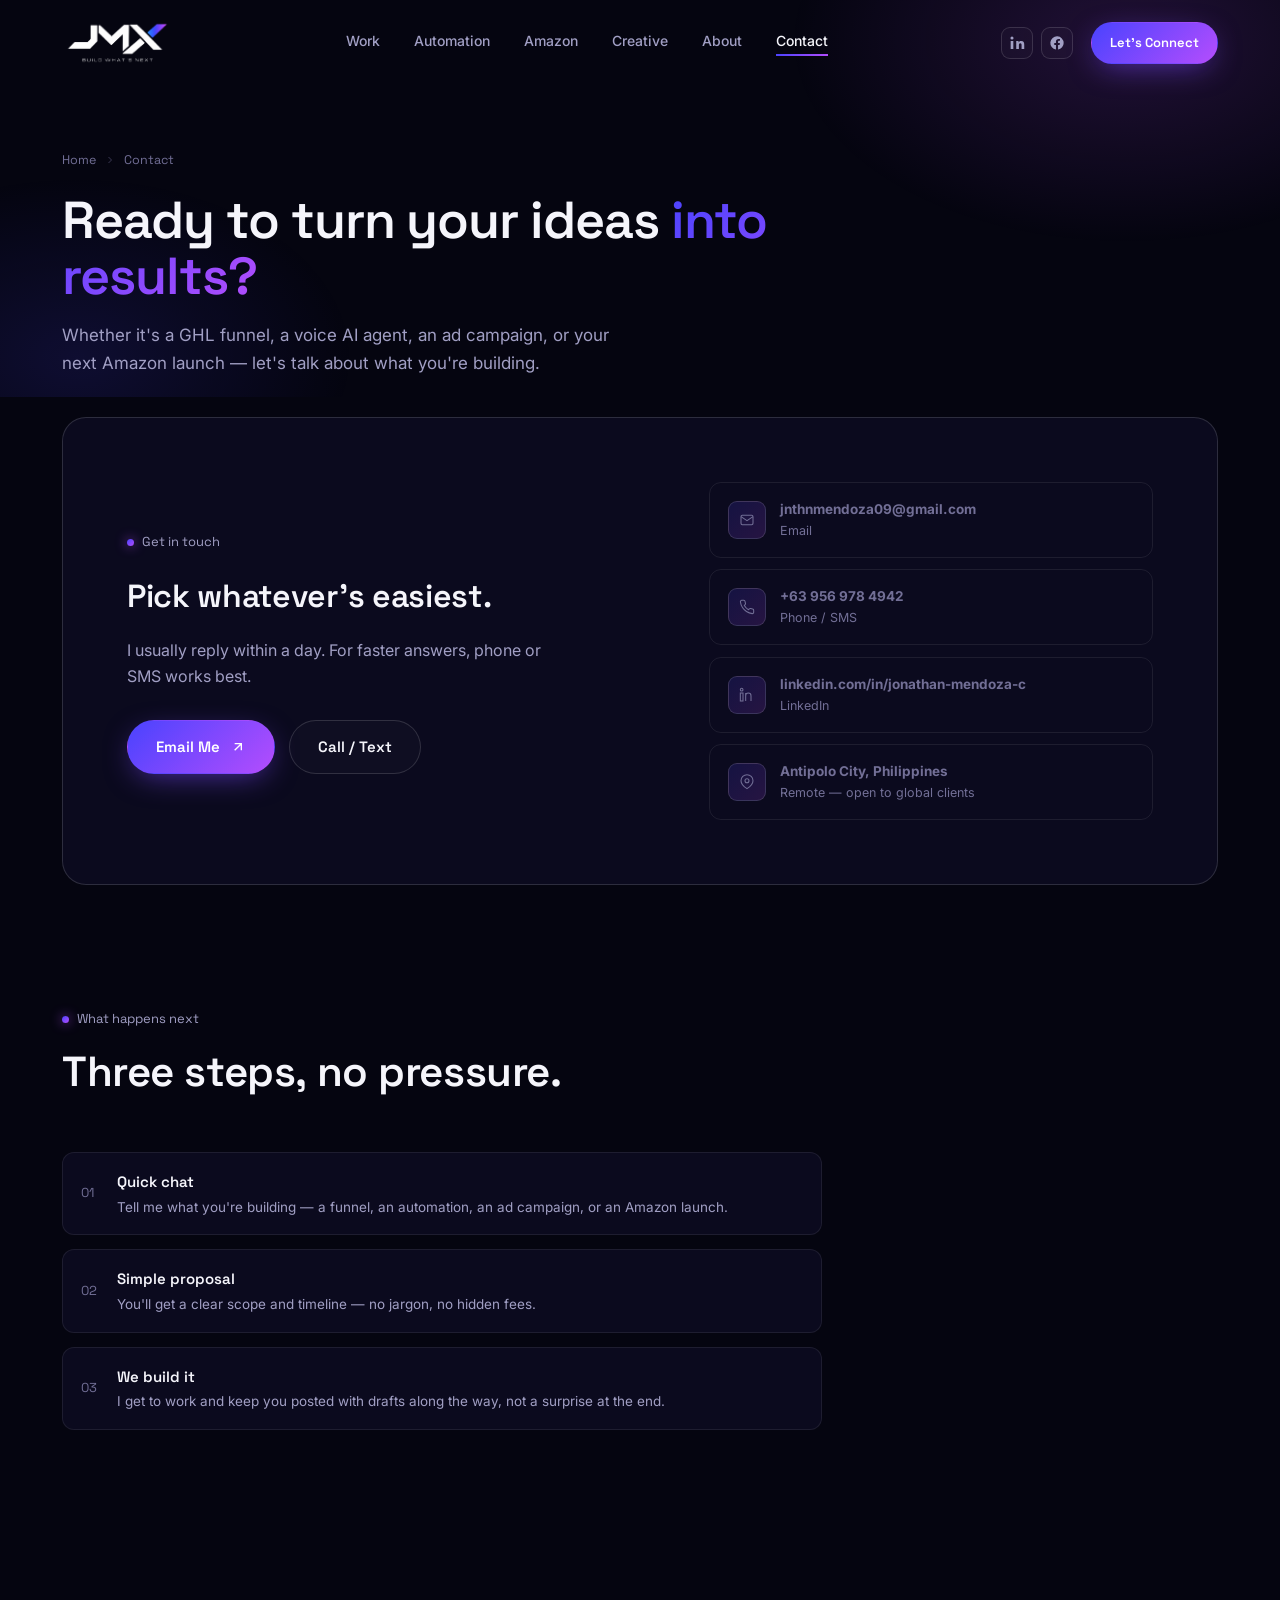
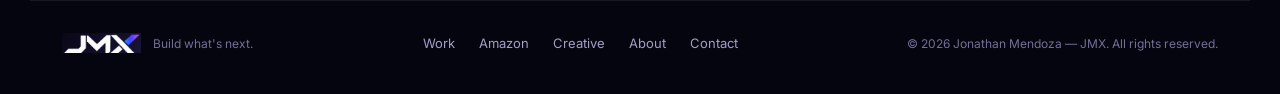
<file: contact.html>
<!DOCTYPE html>
<html lang="en">
<head>
<meta charset="UTF-8">
<meta name="viewport" content="width=device-width, initial-scale=1.0">
<link rel="icon" type="image/png" sizes="512x512" href="images/favicons/favicon-512.png">
<link rel="icon" type="image/png" sizes="48x48" href="images/favicons/favicon-48.png">
<link rel="icon" type="image/png" sizes="32x32" href="images/favicons/favicon-32.png">
<link rel="icon" type="image/png" sizes="16x16" href="images/favicons/favicon-16.png">
<link rel="apple-touch-icon" sizes="180x180" href="images/favicons/favicon-180.png">
<link rel="shortcut icon" href="images/favicons/favicon-32.png">
<title>Contact — JMX | Jonathan Mendoza</title>
<meta name="description" content="Get in touch with Jonathan Mendoza (JMX) about GoHighLevel builds, AI automation, creative ads, or Amazon account growth.">
<link rel="preconnect" href="https://fonts.googleapis.com">
<link rel="preconnect" href="https://fonts.gstatic.com" crossorigin>
<link href="https://fonts.googleapis.com/css2?family=Space+Grotesk:wght@500;600;700&family=Inter:wght@400;500;600&display=swap" rel="stylesheet">
<link rel="stylesheet" href="style.css">
</head>
<body data-page="contact">

<header class="nav">
  <div class="wrap">
    <a href="index.html" class="brand"><img src="assets/logo-nobg.png" alt="JMX — Build What's Next"></a>
    <nav class="nav-links" id="navLinks">
      <a href="work.html" data-page="work">Work</a>
      <a href="automation.html" data-page="automation">Automation</a>
      <a href="amazon.html" data-page="amazon">Amazon</a>
      <a href="creative.html" data-page="creative">Creative</a>
      <a href="about.html" data-page="about">About</a>
      <a href="contact.html" data-page="contact">Contact</a>
    </nav>
    <div class="nav-cta">
      <div class="nav-social">
        <a href="https://www.linkedin.com/in/jonathan-mendoza-c/" target="_blank" rel="noopener" class="nav-social-link" aria-label="Jonathan Mendoza on LinkedIn"><svg width="16" height="16" viewBox="0 0 24 24" fill="currentColor"><rect x="2.5" y="9" width="4" height="12"/><circle cx="4.5" cy="4.5" r="2.3"/><path d="M10.5 9h3.8v2.1h.05c.53-1 1.83-2.1 3.76-2.1 4.02 0 4.76 2.5 4.76 5.9V21h-4v-5.6c0-1.34-.02-3.06-1.87-3.06-1.87 0-2.16 1.46-2.16 2.96V21h-4V9z"/></svg></a>
        <a href="https://www.facebook.com/jonathan.mendoza.7839" target="_blank" rel="noopener" class="nav-social-link" aria-label="Jonathan Mendoza on Facebook"><svg width="16" height="16" viewBox="0 0 24 24" fill="currentColor"><path d="M22 12a10 10 0 10-11.56 9.88v-6.99H7.9V12h2.54V9.8c0-2.5 1.49-3.89 3.78-3.89 1.1 0 2.24.2 2.24.2v2.46h-1.26c-1.24 0-1.63.77-1.63 1.56V12h2.78l-.44 2.89h-2.34v6.99A10 10 0 0022 12z"/></svg></a>
      </div>
      <a href="contact.html" class="btn btn-primary btn-sm">Let's Connect</a>
      <button class="nav-toggle" aria-label="Toggle menu" aria-expanded="false" id="navToggle">
        <svg width="22" height="22" viewBox="0 0 24 24" fill="none" stroke="currentColor" stroke-width="2"><path d="M3 6h18M3 12h18M3 18h18"/></svg>
      </button>
    </div>
  </div>
</header>

<section class="page-hero" style="padding-bottom:20px;">
  <div class="wrap">
    <div class="page-crumb reveal"><a href="index.html">Home</a><svg width="12" height="12" viewBox="0 0 24 24" fill="none" stroke="currentColor" stroke-width="2"><path d="M9 6l6 6-6 6"/></svg><span>Contact</span></div>
    <h1 class="reveal">Ready to turn your ideas <span>into results?</span></h1>
    <p class="sub reveal">Whether it's a GHL funnel, a voice AI agent, an ad campaign, or your next Amazon launch — let's talk about what you're building.</p>
  </div>
</section>

<section class="section-pad" style="padding-top:20px;">
  <div class="wrap">
    <div class="contact-inner reveal">
      <div>
        <span class="kicker">Get in touch</span>
        <h2 style="font-size:clamp(24px,3.4vw,32px);">Pick whatever's easiest.</h2>
        <p class="sub" style="margin-top:14px;">I usually reply within a day. For faster answers, phone or SMS works best.</p>
        <div class="contact-actions">
          <a href="mailto:jnthnmendoza09@gmail.com" class="btn btn-primary">Email Me <svg width="16" height="16" viewBox="0 0 24 24" fill="none" stroke="currentColor" stroke-width="2"><path d="M7 17L17 7M7 7h10v10"/></svg></a>
          <a href="tel:+639569784942" class="btn btn-ghost">Call / Text</a>
        </div>
      </div>
      <div class="contact-cards">
        <a class="c-card tilt" href="mailto:jnthnmendoza09@gmail.com">
          <span class="icon"><svg width="16" height="16" viewBox="0 0 24 24" fill="none" stroke="currentColor" stroke-width="1.6"><rect x="3" y="5" width="18" height="14" rx="2"/><path d="M3 7l9 6 9-6"/></svg></span>
          <span><b>jnthnmendoza09@gmail.com</b><span>Email</span></span>
        </a>
        <a class="c-card tilt" href="tel:+639569784942">
          <span class="icon"><svg width="16" height="16" viewBox="0 0 24 24" fill="none" stroke="currentColor" stroke-width="1.6"><path d="M22 16.9v3a2 2 0 01-2.2 2 19.8 19.8 0 01-8.6-3.1 19.5 19.5 0 01-6-6A19.8 19.8 0 012.1 4.2 2 2 0 014.1 2h3a2 2 0 012 1.7c.1.9.3 1.8.6 2.7a2 2 0 01-.5 2.1L8 9.7a16 16 0 006.3 6.3l1.2-1.2a2 2 0 012.1-.5c.9.3 1.8.5 2.7.6a2 2 0 011.7 2.1z"/></svg></span>
          <span><b>+63 956 978 4942</b><span>Phone / SMS</span></span>
        </a>
        <a class="c-card tilt" href="https://linkedin.com/in/jonathan-mendoza-c" target="_blank" rel="noopener">
          <span class="icon"><svg width="16" height="16" viewBox="0 0 24 24" fill="none" stroke="currentColor" stroke-width="1.6"><rect x="2" y="9" width="4" height="12"/><circle cx="4" cy="4" r="2"/><path d="M10 9v12M10 13a4 4 0 018 0v8"/></svg></span>
          <span><b>linkedin.com/in/jonathan-mendoza-c</b><span>LinkedIn</span></span>
        </a>
        <div class="c-card tilt" style="cursor:default;">
          <span class="icon"><svg width="16" height="16" viewBox="0 0 24 24" fill="none" stroke="currentColor" stroke-width="1.6"><path d="M21 10c0 6-9 12-9 12s-9-6-9-12a9 9 0 0118 0z"/><circle cx="12" cy="10" r="3"/></svg></span>
          <span><b>Antipolo City, Philippines</b><span>Remote — open to global clients</span></span>
        </div>
      </div>
    </div>
  </div>
</section>

<section class="section-pad" style="padding-top:0;">
  <div class="wrap">
    <div class="section-head reveal">
      <span class="kicker">What happens next</span>
      <h2>Three steps, no pressure.</h2>
    </div>
    <div class="about-roles reveal" style="max-width:760px;">
      <div class="about-role"><span class="num">01</span><div><strong>Quick chat</strong><p>Tell me what you're building — a funnel, an automation, an ad campaign, or an Amazon launch.</p></div></div>
      <div class="about-role"><span class="num">02</span><div><strong>Simple proposal</strong><p>You'll get a clear scope and timeline — no jargon, no hidden fees.</p></div></div>
      <div class="about-role"><span class="num">03</span><div><strong>We build it</strong><p>I get to work and keep you posted with drafts along the way, not a surprise at the end.</p></div></div>
    </div>
  </div>
</section>

<footer class="footer">
  <div class="wrap">
    <div class="footer-brand"><img src="assets/logo-mark.png" alt="JMX"><span>Build what's next.</span></div>
    <div class="footer-links">
      <a href="work.html" data-page="work">Work</a>
      <a href="amazon.html" data-page="amazon">Amazon</a>
      <a href="creative.html" data-page="creative">Creative</a>
      <a href="about.html" data-page="about">About</a>
      <a href="contact.html" data-page="contact">Contact</a>
    </div>
    <small>&copy; <span id="year"></span> Jonathan Mendoza — JMX. All rights reserved.</small>
  </div>
</footer>

<script src="script.js"></script>
</body>
</html>
</file>
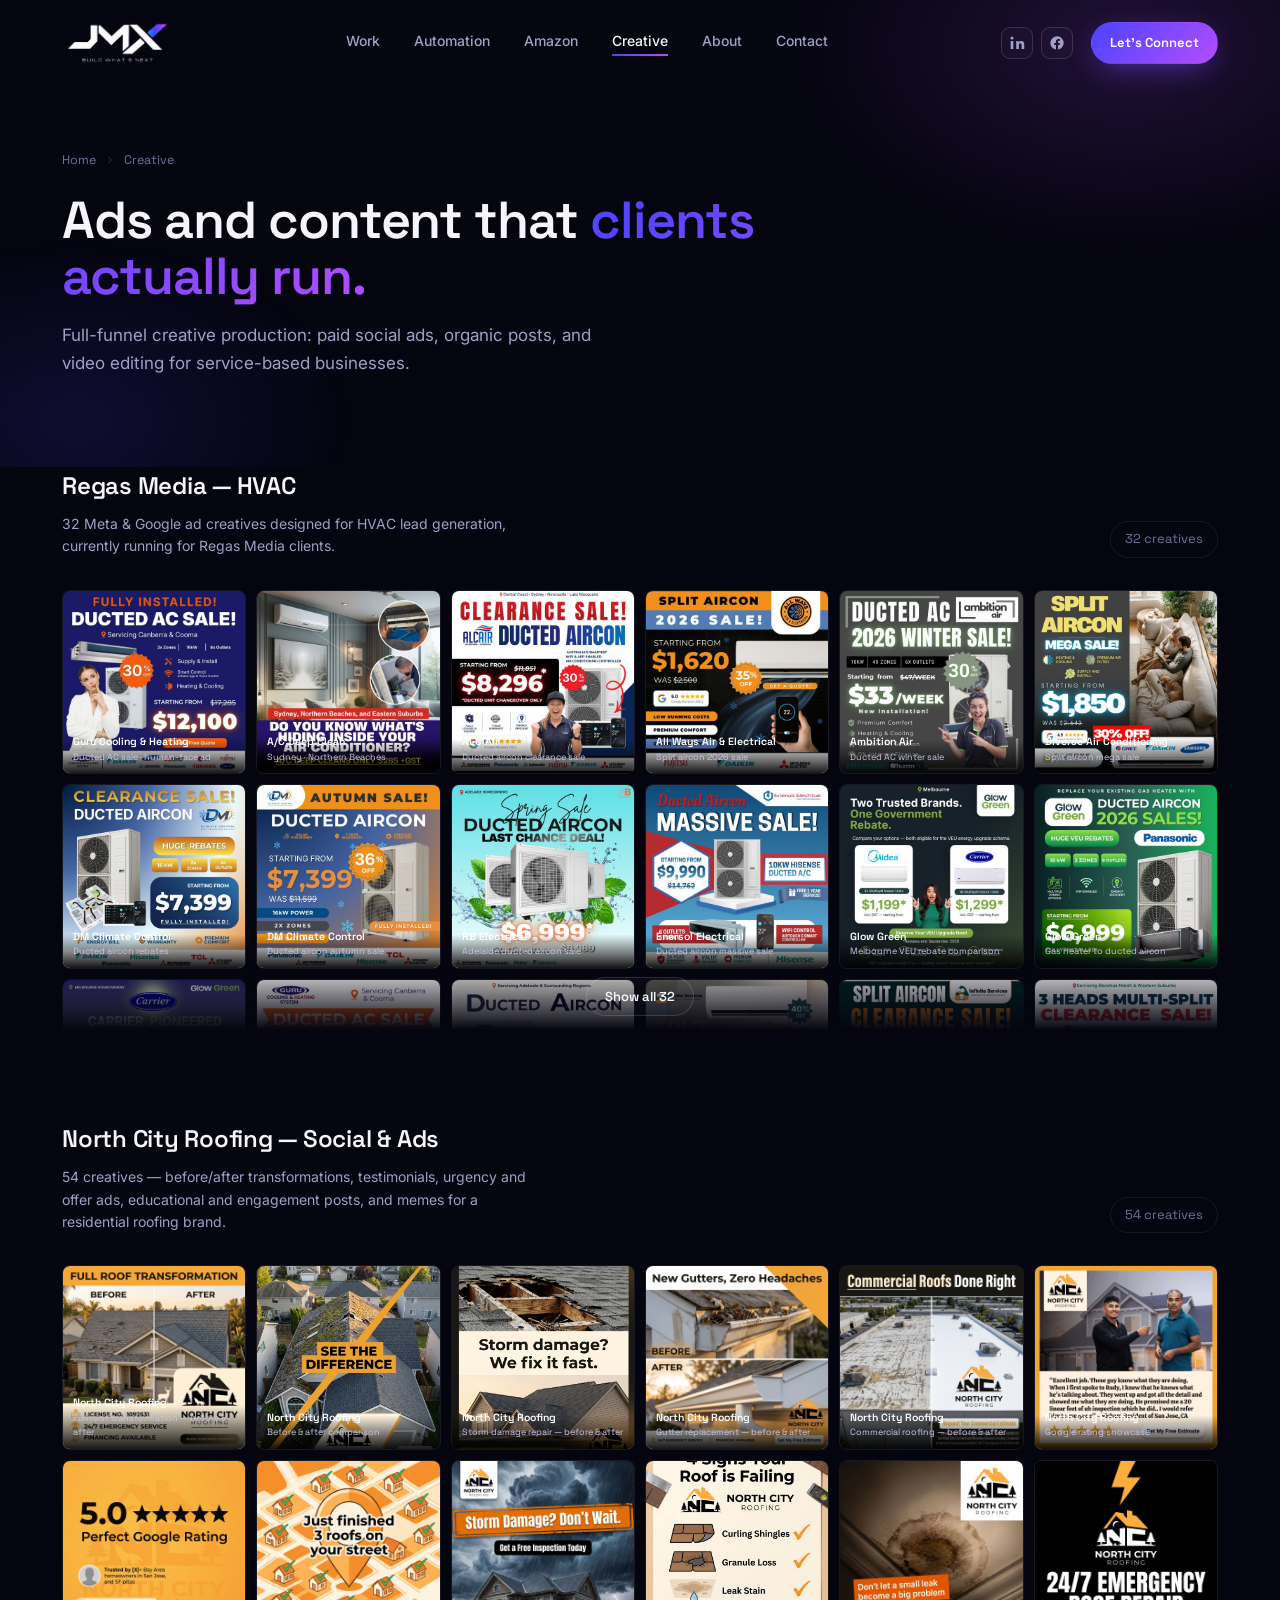
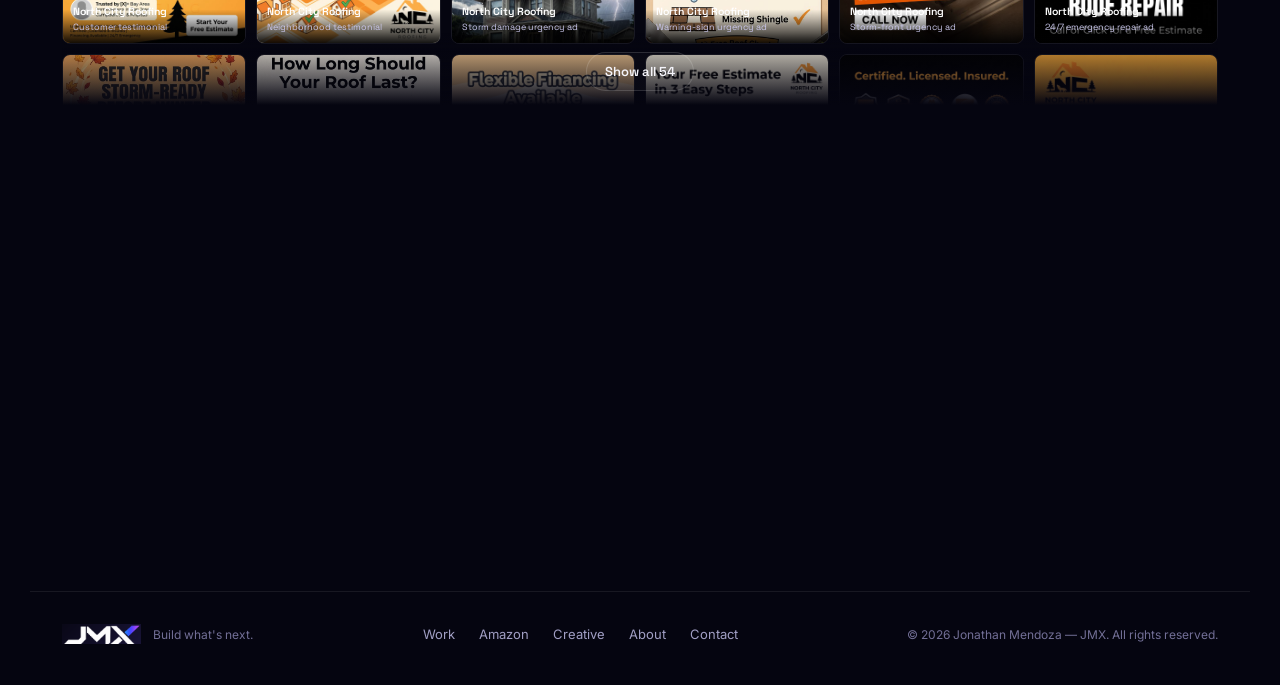
<file: creative.html>
<!DOCTYPE html>
<html lang="en">
<head>
<meta charset="UTF-8">
<meta name="viewport" content="width=device-width, initial-scale=1.0">
<link rel="icon" type="image/png" sizes="512x512" href="images/favicons/favicon-512.png">
<link rel="icon" type="image/png" sizes="48x48" href="images/favicons/favicon-48.png">
<link rel="icon" type="image/png" sizes="32x32" href="images/favicons/favicon-32.png">
<link rel="icon" type="image/png" sizes="16x16" href="images/favicons/favicon-16.png">
<link rel="apple-touch-icon" sizes="180x180" href="images/favicons/favicon-180.png">
<link rel="shortcut icon" href="images/favicons/favicon-32.png">
<title>Creative &amp; Social — JMX | Jonathan Mendoza</title>
<meta name="description" content="Paid social ads, organic content, and video editing for service-based businesses — HVAC and roofing creative work by Jonathan Mendoza (JMX).">
<link rel="preconnect" href="https://fonts.googleapis.com">
<link rel="preconnect" href="https://fonts.gstatic.com" crossorigin>
<link href="https://fonts.googleapis.com/css2?family=Space+Grotesk:wght@500;600;700&family=Inter:wght@400;500;600&display=swap" rel="stylesheet">
<link rel="stylesheet" href="style.css">
</head>
<body data-page="creative">

<header class="nav">
  <div class="wrap">
    <a href="index.html" class="brand"><img src="assets/logo-nobg.png" alt="JMX — Build What's Next"></a>
    <nav class="nav-links" id="navLinks">
      <a href="work.html" data-page="work">Work</a>
      <a href="automation.html" data-page="automation">Automation</a>
      <a href="amazon.html" data-page="amazon">Amazon</a>
      <a href="creative.html" data-page="creative">Creative</a>
      <a href="about.html" data-page="about">About</a>
      <a href="contact.html" data-page="contact">Contact</a>
    </nav>
    <div class="nav-cta">
      <div class="nav-social">
        <a href="https://www.linkedin.com/in/jonathan-mendoza-c/" target="_blank" rel="noopener" class="nav-social-link" aria-label="Jonathan Mendoza on LinkedIn"><svg width="16" height="16" viewBox="0 0 24 24" fill="currentColor"><rect x="2.5" y="9" width="4" height="12"/><circle cx="4.5" cy="4.5" r="2.3"/><path d="M10.5 9h3.8v2.1h.05c.53-1 1.83-2.1 3.76-2.1 4.02 0 4.76 2.5 4.76 5.9V21h-4v-5.6c0-1.34-.02-3.06-1.87-3.06-1.87 0-2.16 1.46-2.16 2.96V21h-4V9z"/></svg></a>
        <a href="https://www.facebook.com/jonathan.mendoza.7839" target="_blank" rel="noopener" class="nav-social-link" aria-label="Jonathan Mendoza on Facebook"><svg width="16" height="16" viewBox="0 0 24 24" fill="currentColor"><path d="M22 12a10 10 0 10-11.56 9.88v-6.99H7.9V12h2.54V9.8c0-2.5 1.49-3.89 3.78-3.89 1.1 0 2.24.2 2.24.2v2.46h-1.26c-1.24 0-1.63.77-1.63 1.56V12h2.78l-.44 2.89h-2.34v6.99A10 10 0 0022 12z"/></svg></a>
      </div>
      <a href="contact.html" class="btn btn-primary btn-sm">Let's Connect</a>
      <button class="nav-toggle" aria-label="Toggle menu" aria-expanded="false" id="navToggle">
        <svg width="22" height="22" viewBox="0 0 24 24" fill="none" stroke="currentColor" stroke-width="2"><path d="M3 6h18M3 12h18M3 18h18"/></svg>
      </button>
    </div>
  </div>
</header>

<section class="page-hero">
  <div class="wrap">
    <div class="page-crumb reveal"><a href="index.html">Home</a><svg width="12" height="12" viewBox="0 0 24 24" fill="none" stroke="currentColor" stroke-width="2"><path d="M9 6l6 6-6 6"/></svg><span>Creative</span></div>
    <h1 class="reveal">Ads and content that <span>clients actually run.</span></h1>
    <p class="sub reveal">Full-funnel creative production: paid social ads, organic posts, and video editing for service-based businesses.</p>
  </div>
</section>

<section class="section-pad" style="padding-top:0;">
  <div class="wrap">
    <div class="gallery-block reveal">
      <div class="gallery-head">
        <div>
          <h3>Regas Media — HVAC</h3>
          <p>32 Meta &amp; Google ad creatives designed for HVAC lead generation, currently running for Regas Media clients.</p>
        </div>
        <span class="gallery-count">32 creatives</span>
      </div>
      <div class="gallery-wrap">
        <div class="gallery-grid" id="gallery-hvac"></div>
        <div class="gallery-fade">
          <button class="btn btn-ghost btn-sm gallery-toggle" data-target="gallery-hvac">Show all 32</button>
        </div>
      </div>
    </div>

    <div class="gallery-block reveal">
      <div class="gallery-head">
        <div>
          <h3>North City Roofing — Social &amp; Ads</h3>
          <p>54 creatives — before/after transformations, testimonials, urgency and offer ads, educational and engagement posts, and memes for a residential roofing brand.</p>
        </div>
        <span class="gallery-count">54 creatives</span>
      </div>
      <div class="gallery-wrap">
        <div class="gallery-grid" id="gallery-roofing"></div>
        <div class="gallery-fade">
          <button class="btn btn-ghost btn-sm gallery-toggle" data-target="gallery-roofing">Show all 54</button>
        </div>
      </div>
    </div>
  </div>
</section>

<section class="section-pad" style="padding-top:0;">
  <div class="wrap">
    <div class="contact-inner compact reveal">
      <div>
        <span class="kicker">Need creative?</span>
        <h2 style="font-size:clamp(24px,3.4vw,34px);">Let's plan your next campaign.</h2>
      </div>
      <a href="contact.html" class="btn btn-primary">Let's Connect <svg width="16" height="16" viewBox="0 0 24 24" fill="none" stroke="currentColor" stroke-width="2"><path d="M7 17L17 7M7 7h10v10"/></svg></a>
    </div>
  </div>
</section>

<!-- ============================================================ LIGHTBOX -->
<div class="hl-modal" id="hlModal" aria-hidden="true">
  <div class="hl-modal-backdrop" data-hl-close></div>
  <div class="hl-modal-panel" role="dialog" aria-modal="true" aria-labelledby="hlModalTitle">
    <button class="hl-modal-close" data-hl-close type="button" aria-label="Close">
      <svg width="16" height="16" viewBox="0 0 24 24" fill="none" stroke="currentColor" stroke-width="2.2"><path d="M18 6L6 18M6 6l12 12"/></svg>
    </button>
    <div class="hl-modal-media" id="hlModalMedia"></div>
    <div class="hl-modal-body">
      <span class="hl-card-tag" id="hlModalTag" style="align-self:flex-start;">Creative</span>
      <h3 id="hlModalTitle">Title</h3>
      <p id="hlModalDesc">Description</p>
      <div class="hl-modal-ctas">
        <a href="contact.html" class="btn btn-primary">Hire Me Now <svg width="16" height="16" viewBox="0 0 24 24" fill="none" stroke="currentColor" stroke-width="2"><path d="M7 17L17 7M7 7h10v10"/></svg></a>
        <a href="https://wa.me/639569784942" target="_blank" rel="noopener" class="btn btn-whatsapp">
          <svg width="17" height="17" viewBox="0 0 24 24" fill="currentColor"><path d="M12 2a10 10 0 00-8.6 15.1L2 22l5.1-1.3A10 10 0 1012 2zm5.8 14.3c-.25.7-1.4 1.35-1.95 1.4-.5.05-1.1.08-1.8-.1a11 11 0 01-4.85-3.1 10 10 0 01-1.95-3.2c-.25-.65-.1-1.35.35-1.85l.5-.55c.2-.2.25-.5.1-.75l-.9-1.9c-.2-.4-.65-.45-1-.15-.6.5-1.25 1.35-1.25 2.6 0 1.65 1.2 3.6 1.4 3.85.2.25 2.4 3.85 6 5.2 3 1.1 3.4.85 4.05.75.65-.1 2.05-.85 2.35-1.65.3-.8.3-1.5.2-1.65-.1-.15-.35-.25-.7-.4z"/></svg>
          Chat on WhatsApp
        </a>
      </div>
    </div>
  </div>
</div>

<footer class="footer">
  <div class="wrap">
    <div class="footer-brand"><img src="assets/logo-mark.png" alt="JMX"><span>Build what's next.</span></div>
    <div class="footer-links">
      <a href="work.html" data-page="work">Work</a>
      <a href="amazon.html" data-page="amazon">Amazon</a>
      <a href="creative.html" data-page="creative">Creative</a>
      <a href="about.html" data-page="about">About</a>
      <a href="contact.html" data-page="contact">Contact</a>
    </div>
    <small>&copy; <span id="year"></span> Jonathan Mendoza — JMX. All rights reserved.</small>
  </div>
</footer>

<script src="script.js"></script>
</body>
</html>
</file>
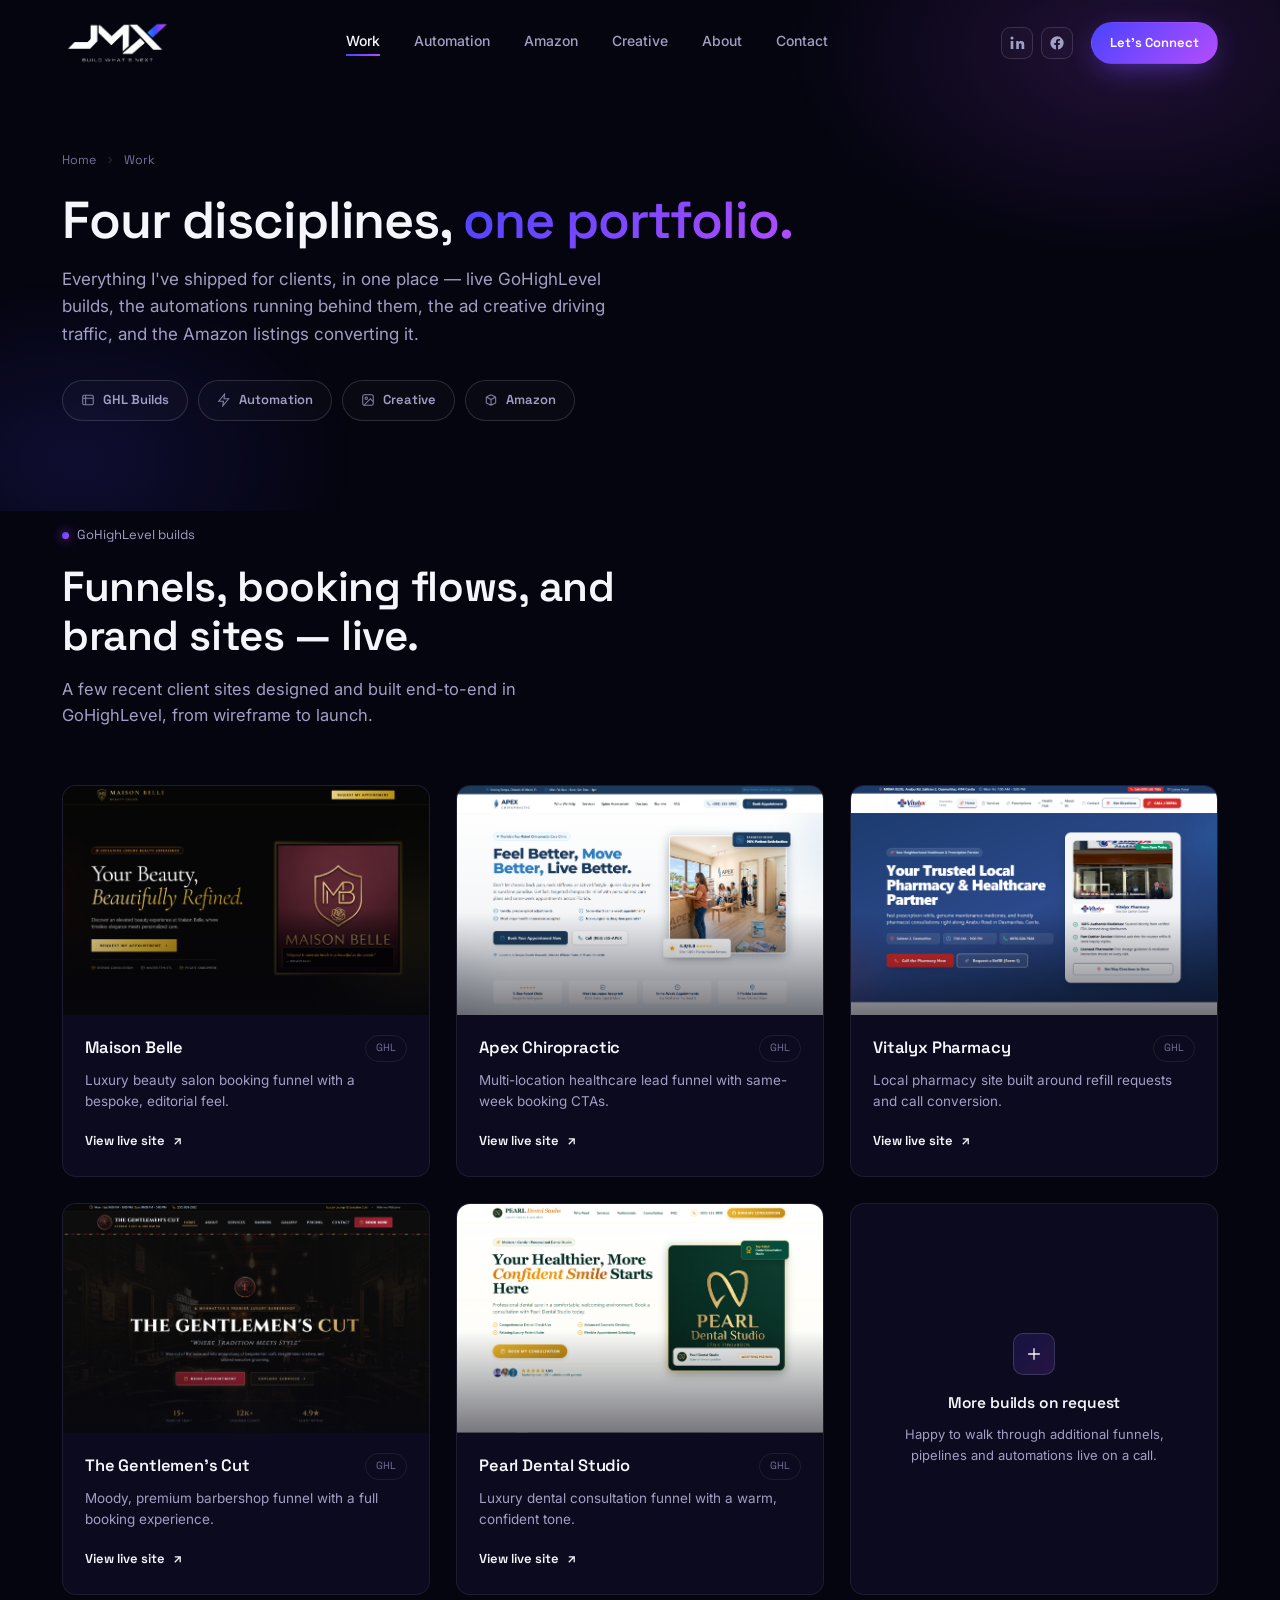
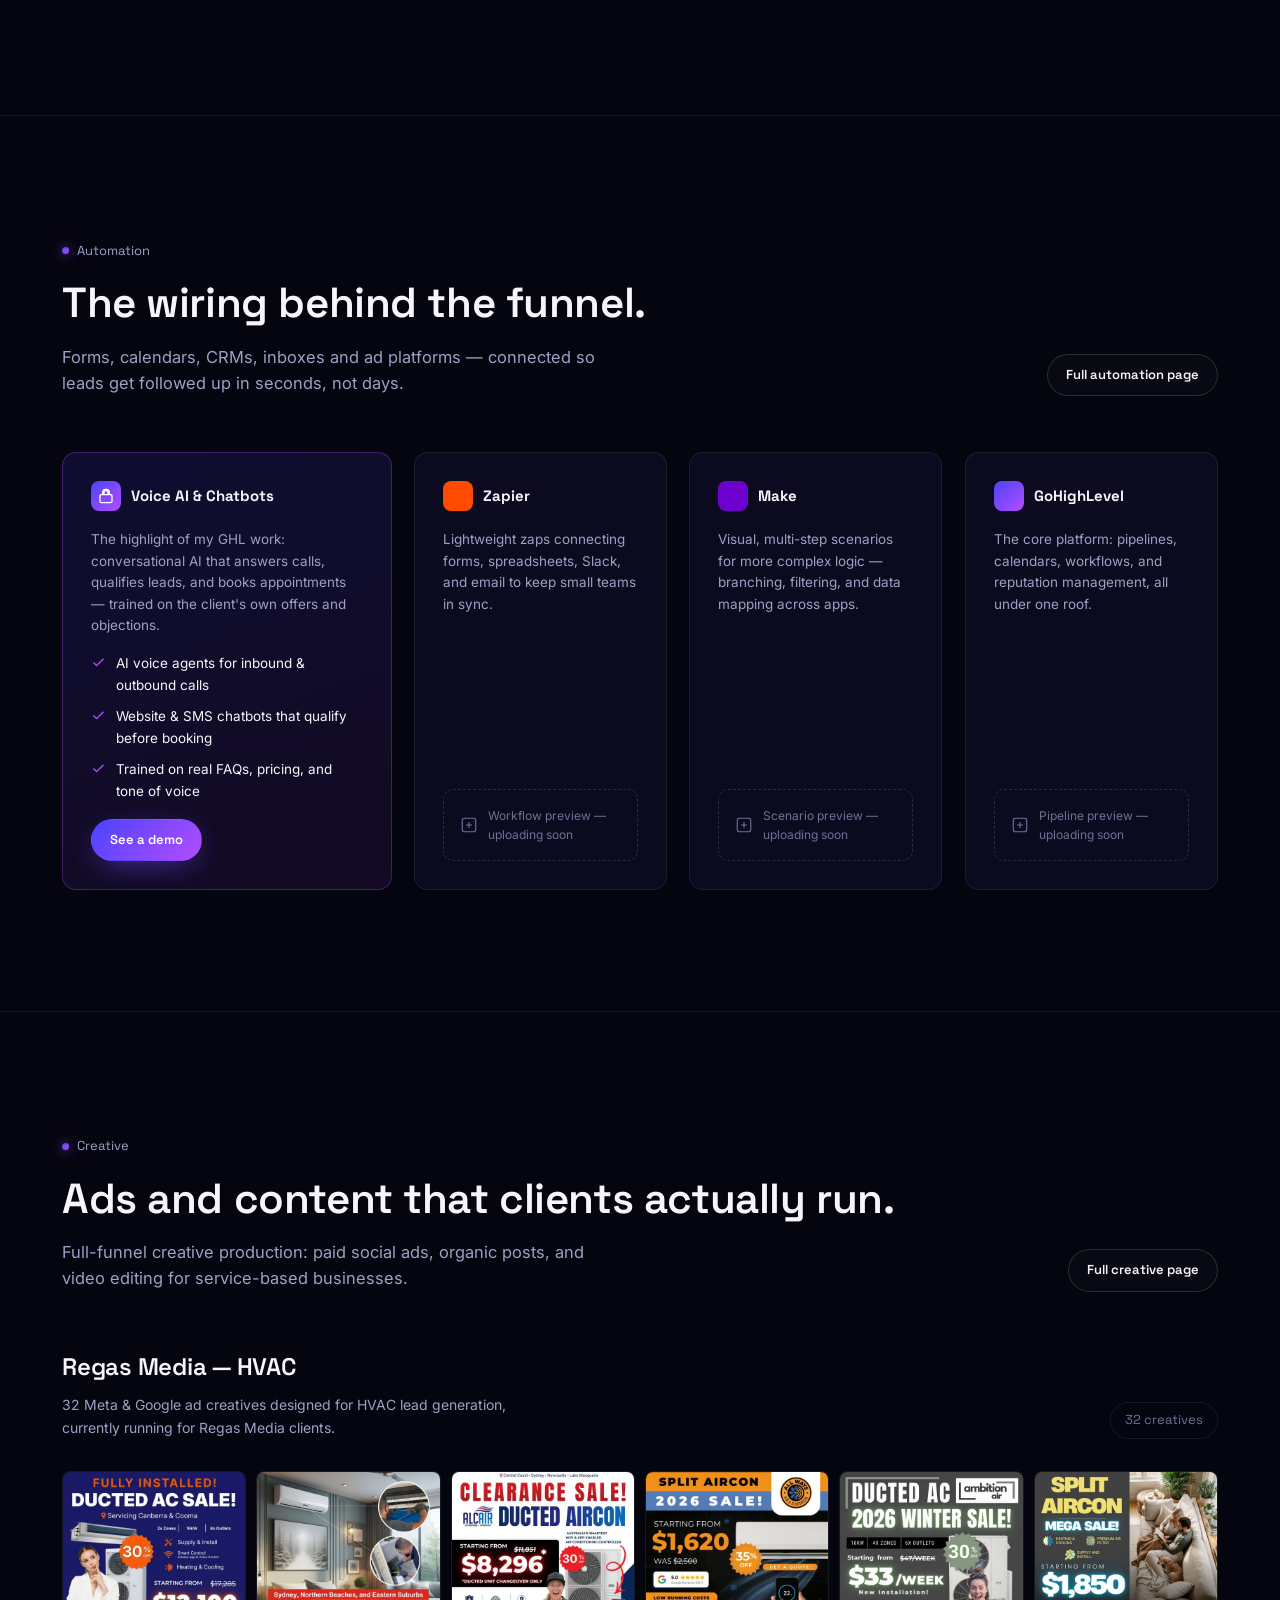
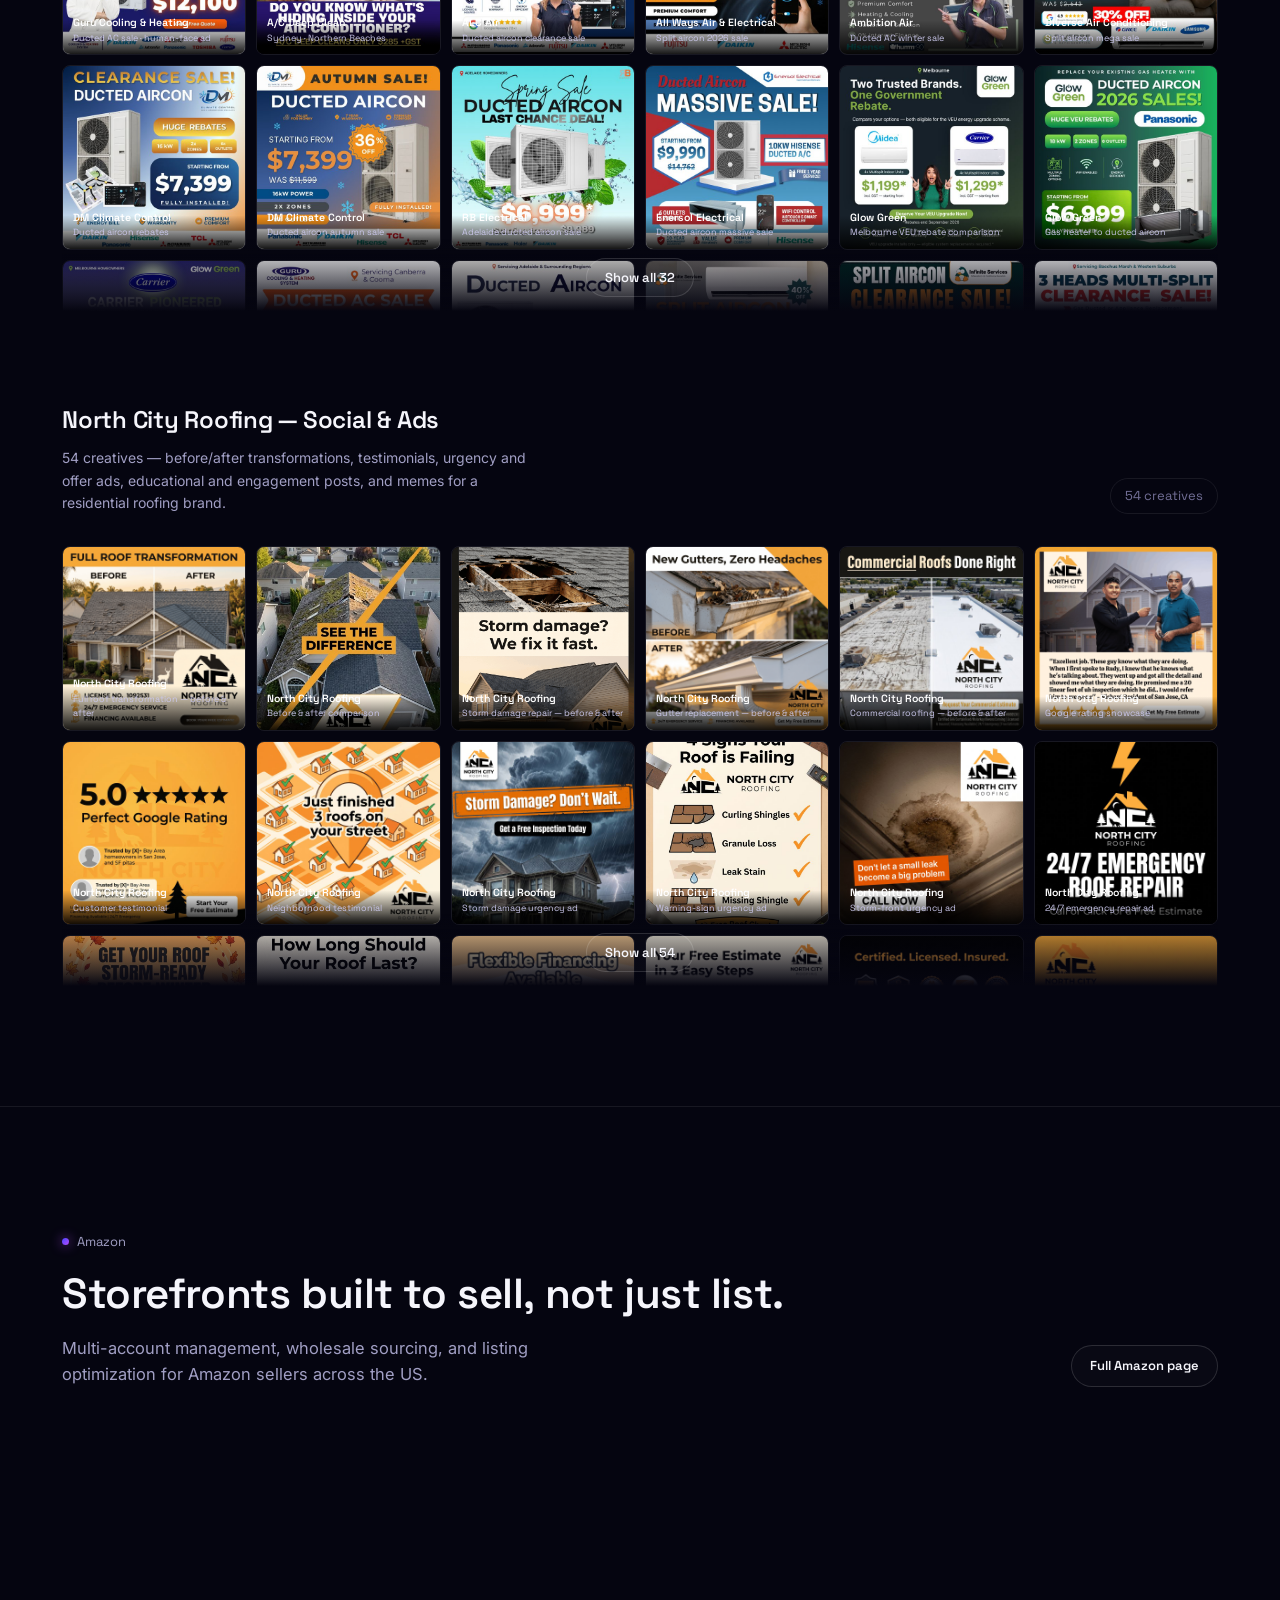
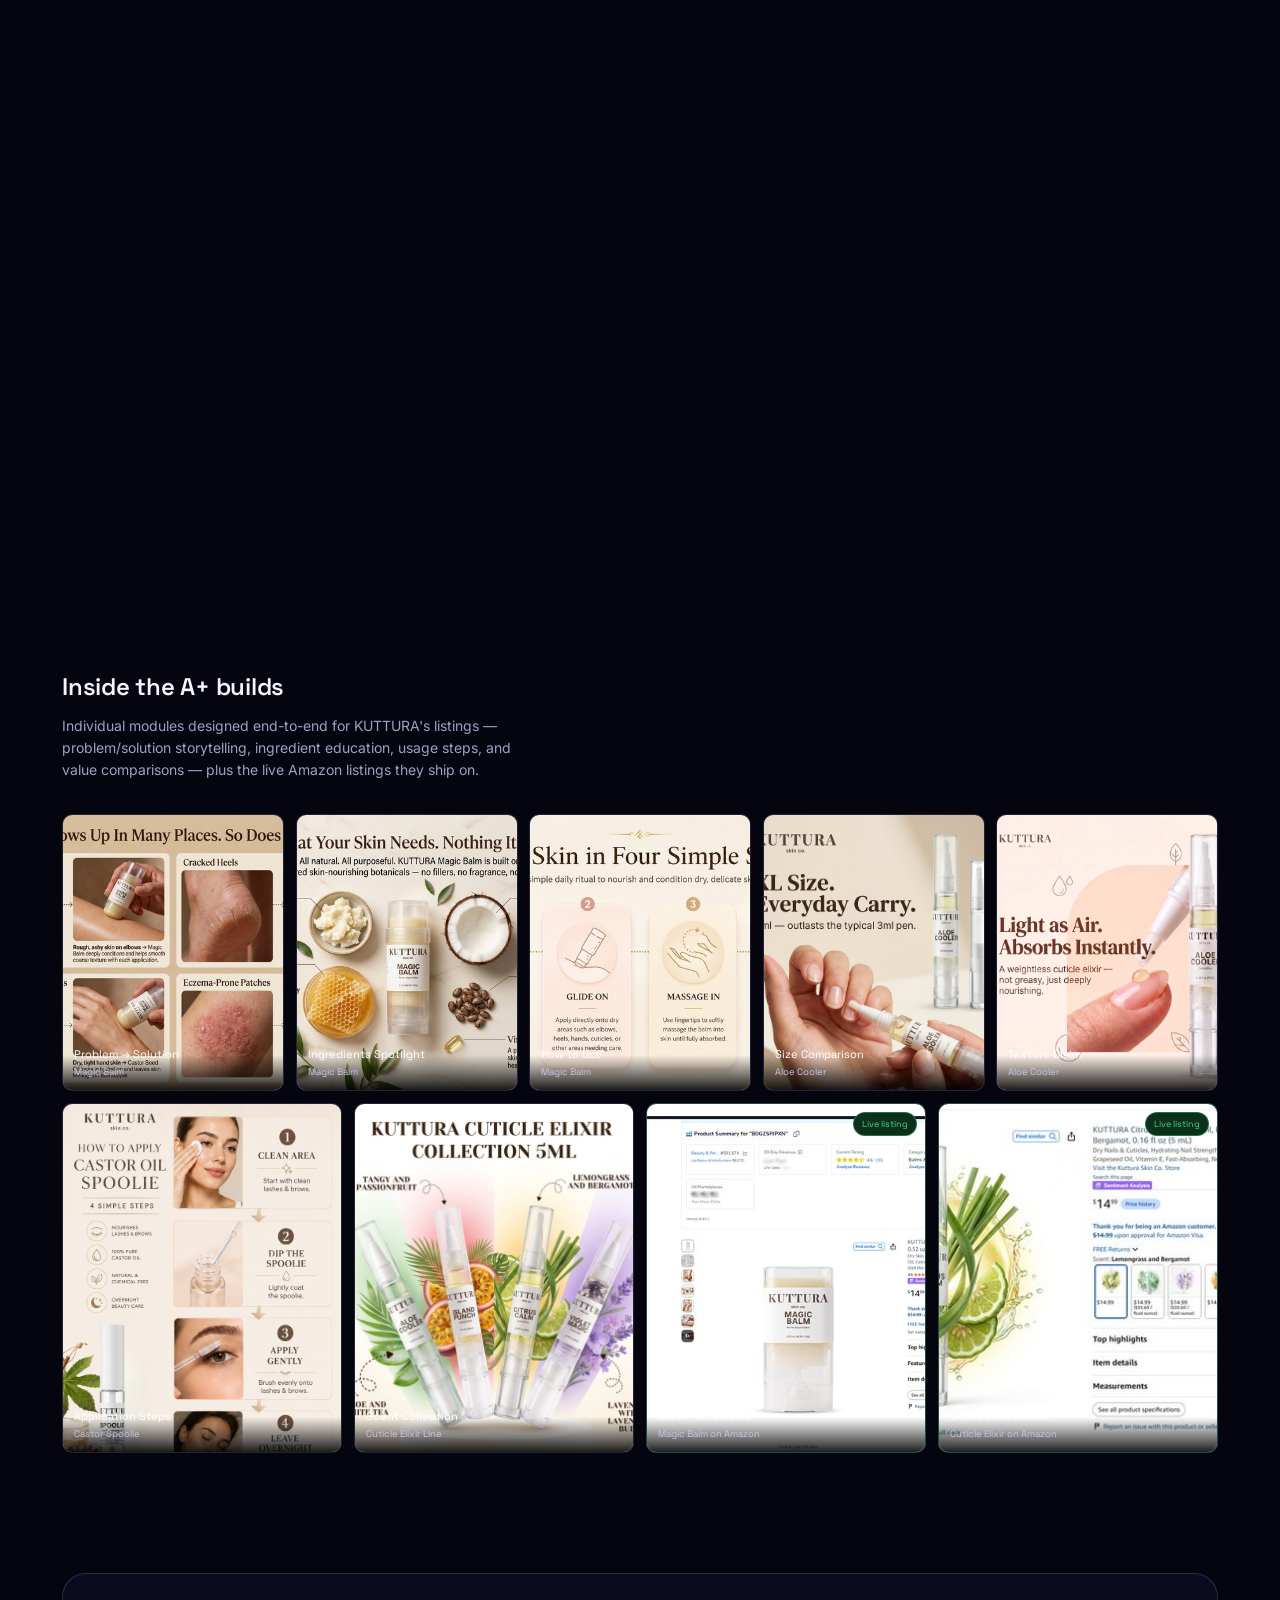
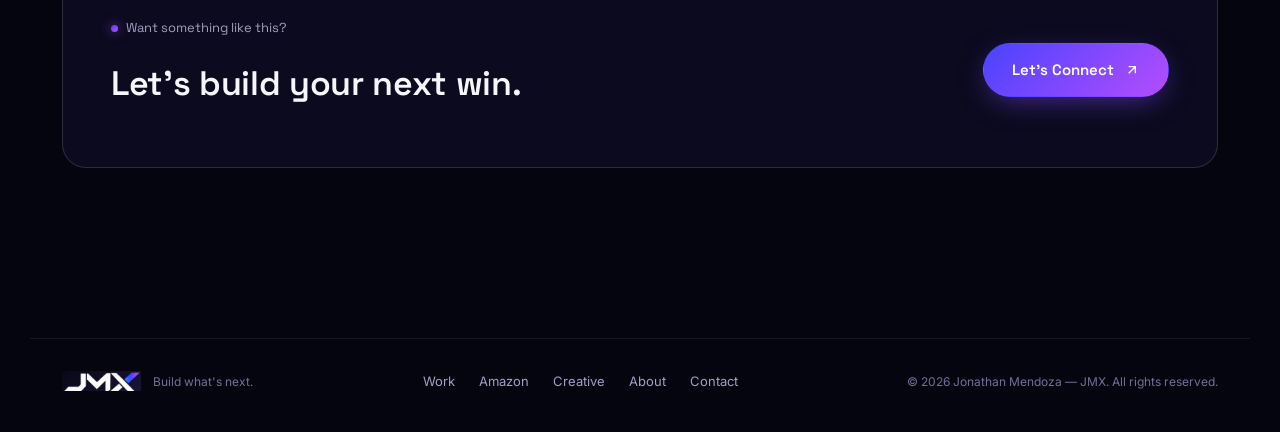
<file: work.html>
<!DOCTYPE html>
<html lang="en">
<head>
<meta charset="UTF-8">
<meta name="viewport" content="width=device-width, initial-scale=1.0">
<link rel="icon" type="image/png" sizes="512x512" href="images/favicons/favicon-512.png">
<link rel="icon" type="image/png" sizes="48x48" href="images/favicons/favicon-48.png">
<link rel="icon" type="image/png" sizes="32x32" href="images/favicons/favicon-32.png">
<link rel="icon" type="image/png" sizes="16x16" href="images/favicons/favicon-16.png">
<link rel="apple-touch-icon" sizes="180x180" href="images/favicons/favicon-180.png">
<link rel="shortcut icon" href="images/favicons/favicon-32.png">
<title>Work — JMX | GHL, Automation, Creative &amp; Amazon by Jonathan Mendoza</title>
<meta name="description" content="The full portfolio: GoHighLevel funnels, AI automations, paid social creative, and Amazon A+ content — all designed and built end-to-end by Jonathan Mendoza (JMX).">
<link rel="preconnect" href="https://fonts.googleapis.com">
<link rel="preconnect" href="https://fonts.gstatic.com" crossorigin>
<link href="https://fonts.googleapis.com/css2?family=Space+Grotesk:wght@500;600;700&family=Inter:wght@400;500;600&display=swap" rel="stylesheet">
<link rel="stylesheet" href="style.css">
</head>
<body data-page="work">

<header class="nav">
  <div class="wrap">
    <a href="index.html" class="brand"><img src="assets/logo-nobg.png" alt="JMX — Build What's Next"></a>
    <nav class="nav-links" id="navLinks">
      <a href="work.html" data-page="work">Work</a>
      <a href="automation.html" data-page="automation">Automation</a>
      <a href="amazon.html" data-page="amazon">Amazon</a>
      <a href="creative.html" data-page="creative">Creative</a>
      <a href="about.html" data-page="about">About</a>
      <a href="contact.html" data-page="contact">Contact</a>
    </nav>
    <div class="nav-cta">
      <div class="nav-social">
        <a href="https://www.linkedin.com/in/jonathan-mendoza-c/" target="_blank" rel="noopener" class="nav-social-link" aria-label="Jonathan Mendoza on LinkedIn"><svg width="16" height="16" viewBox="0 0 24 24" fill="currentColor"><rect x="2.5" y="9" width="4" height="12"/><circle cx="4.5" cy="4.5" r="2.3"/><path d="M10.5 9h3.8v2.1h.05c.53-1 1.83-2.1 3.76-2.1 4.02 0 4.76 2.5 4.76 5.9V21h-4v-5.6c0-1.34-.02-3.06-1.87-3.06-1.87 0-2.16 1.46-2.16 2.96V21h-4V9z"/></svg></a>
        <a href="https://www.facebook.com/jonathan.mendoza.7839" target="_blank" rel="noopener" class="nav-social-link" aria-label="Jonathan Mendoza on Facebook"><svg width="16" height="16" viewBox="0 0 24 24" fill="currentColor"><path d="M22 12a10 10 0 10-11.56 9.88v-6.99H7.9V12h2.54V9.8c0-2.5 1.49-3.89 3.78-3.89 1.1 0 2.24.2 2.24.2v2.46h-1.26c-1.24 0-1.63.77-1.63 1.56V12h2.78l-.44 2.89h-2.34v6.99A10 10 0 0022 12z"/></svg></a>
      </div>
      <a href="contact.html" class="btn btn-primary btn-sm">Let's Connect</a>
      <button class="nav-toggle" aria-label="Toggle menu" aria-expanded="false" id="navToggle">
        <svg width="22" height="22" viewBox="0 0 24 24" fill="none" stroke="currentColor" stroke-width="2"><path d="M3 6h18M3 12h18M3 18h18"/></svg>
      </button>
    </div>
  </div>
</header>

<!-- ============================================================ HERO -->
<section class="page-hero">
  <div class="wrap">
    <div class="page-crumb reveal"><a href="index.html">Home</a><svg width="12" height="12" viewBox="0 0 24 24" fill="none" stroke="currentColor" stroke-width="2"><path d="M9 6l6 6-6 6"/></svg><span>Work</span></div>
    <h1 class="reveal">Four disciplines, <span>one portfolio.</span></h1>
    <p class="sub reveal">Everything I've shipped for clients, in one place — live GoHighLevel builds, the automations running behind them, the ad creative driving traffic, and the Amazon listings converting it.</p>
    <div class="work-subnav reveal">
      <a href="#ghl-builds"><svg width="14" height="14" viewBox="0 0 24 24" fill="none" stroke="currentColor" stroke-width="1.8"><rect x="3" y="4" width="18" height="16" rx="2"/><path d="M3 9h18M8 4v16"/></svg>GHL Builds</a>
      <a href="#automation-work"><svg width="14" height="14" viewBox="0 0 24 24" fill="none" stroke="currentColor" stroke-width="1.8"><path d="M13 2L3 14h8l-1 8 10-12h-8l1-8z"/></svg>Automation</a>
      <a href="#creative-work"><svg width="14" height="14" viewBox="0 0 24 24" fill="none" stroke="currentColor" stroke-width="1.8"><rect x="3" y="3" width="18" height="18" rx="3"/><circle cx="9" cy="9" r="2"/><path d="M21 15l-5-5L5 21"/></svg>Creative</a>
      <a href="#amazon-work"><svg width="14" height="14" viewBox="0 0 24 24" fill="none" stroke="currentColor" stroke-width="1.8"><path d="M20 7l-8-4-8 4m16 0l-8 4m8-4v10l-8 4m0-10L4 7m8 4v10M4 7v10l8 4"/></svg>Amazon</a>
    </div>
  </div>
</section>

<!-- ============================================================ GHL BUILDS -->
<section class="section-pad" id="ghl-builds" style="padding-top:10px;">
  <div class="wrap">
    <div class="section-head reveal">
      <span class="kicker">GoHighLevel builds</span>
      <h2>Funnels, booking flows, and brand sites — live.</h2>
      <p class="lede">A few recent client sites designed and built end-to-end in GoHighLevel, from wireframe to launch.</p>
    </div>
    <div class="work-grid" data-stagger>
      <a class="work-card tilt" href="https://belle-booking.vibepreview.com/" target="_blank" rel="noopener">
        <div class="work-shot"><img src="assets/work-maisonbelle.png" alt="Maison Belle website"></div>
        <div class="work-body">
          <div class="row"><h3>Maison Belle</h3><span class="stack-pill">GHL</span></div>
          <p>Luxury beauty salon booking funnel with a bespoke, editorial feel.</p>
          <span class="work-link">View live site <svg width="13" height="13" viewBox="0 0 24 24" fill="none" stroke="currentColor" stroke-width="2.4"><path d="M7 17L17 7M7 7h10v10"/></svg></span>
        </div>
      </a>
      <a class="work-card tilt" href="https://apex-chiropractic.vibepreview.com/" target="_blank" rel="noopener">
        <div class="work-shot"><img src="assets/work-apex.png" alt="Apex Chiropractic website"></div>
        <div class="work-body">
          <div class="row"><h3>Apex Chiropractic</h3><span class="stack-pill">GHL</span></div>
          <p>Multi-location healthcare lead funnel with same-week booking CTAs.</p>
          <span class="work-link">View live site <svg width="13" height="13" viewBox="0 0 24 24" fill="none" stroke="currentColor" stroke-width="2.4"><path d="M7 17L17 7M7 7h10v10"/></svg></span>
        </div>
      </a>
      <a class="work-card tilt" href="https://vitalyx-connect-2.vibepreview.com/" target="_blank" rel="noopener">
        <div class="work-shot"><img src="assets/work-vitalyx.png" alt="Vitalyx Pharmacy website"></div>
        <div class="work-body">
          <div class="row"><h3>Vitalyx Pharmacy</h3><span class="stack-pill">GHL</span></div>
          <p>Local pharmacy site built around refill requests and call conversion.</p>
          <span class="work-link">View live site <svg width="13" height="13" viewBox="0 0 24 24" fill="none" stroke="currentColor" stroke-width="2.4"><path d="M7 17L17 7M7 7h10v10"/></svg></span>
        </div>
      </a>
      <a class="work-card tilt" href="https://gentlemen-s-elite.vibepreview.com/" target="_blank" rel="noopener">
        <div class="work-shot"><img src="assets/work-gentlemen.png" alt="The Gentlemen's Cut website"></div>
        <div class="work-body">
          <div class="row"><h3>The Gentlemen's Cut</h3><span class="stack-pill">GHL</span></div>
          <p>Moody, premium barbershop funnel with a full booking experience.</p>
          <span class="work-link">View live site <svg width="13" height="13" viewBox="0 0 24 24" fill="none" stroke="currentColor" stroke-width="2.4"><path d="M7 17L17 7M7 7h10v10"/></svg></span>
        </div>
      </a>
      <a class="work-card tilt" href="https://preview-1788531318938844765.vibepreview.com/" target="_blank" rel="noopener">
        <div class="work-shot"><img src="assets/work-pearl.png" alt="Pearl Dental Studio website"></div>
        <div class="work-body">
          <div class="row"><h3>Pearl Dental Studio</h3><span class="stack-pill">GHL</span></div>
          <p>Luxury dental consultation funnel with a warm, confident tone.</p>
          <span class="work-link">View live site <svg width="13" height="13" viewBox="0 0 24 24" fill="none" stroke="currentColor" stroke-width="2.4"><path d="M7 17L17 7M7 7h10v10"/></svg></span>
        </div>
      </a>
      <div class="work-card tilt" style="display:flex;align-items:center;justify-content:center;text-align:center;padding:40px 26px;">
        <div>
          <div class="icon" style="width:42px;height:42px;border-radius:10px;display:flex;align-items:center;justify-content:center;background:var(--grad-soft);border:1px solid var(--border-2);margin:0 auto 16px;">
            <svg width="20" height="20" viewBox="0 0 24 24" fill="none" stroke="currentColor" stroke-width="1.6"><path d="M12 5v14M5 12h14"/></svg>
          </div>
          <h3 style="font-size:15.5px;margin-bottom:8px;">More builds on request</h3>
          <p style="font-size:13px;color:var(--muted);">Happy to walk through additional funnels, pipelines and automations live on a call.</p>
        </div>
      </div>
    </div>
  </div>
</section>

<!-- ============================================================ AUTOMATION -->
<section class="section-pad" id="automation-work" style="border-top:1px solid var(--border);">
  <div class="wrap">
    <div class="section-head reveal" style="display:flex;align-items:flex-end;justify-content:space-between;gap:20px;flex-wrap:wrap;max-width:none;">
      <div>
        <span class="kicker">Automation</span>
        <h2>The wiring behind the funnel.</h2>
        <p class="lede">Forms, calendars, CRMs, inboxes and ad platforms — connected so leads get followed up in seconds, not days.</p>
      </div>
      <a href="automation.html" class="btn btn-ghost btn-sm">Full automation page</a>
    </div>

    <div class="auto-grid" data-stagger>
      <div class="auto-card feature tilt">
        <div class="plat">
          <div class="swatch" style="background:var(--grad);display:flex;align-items:center;justify-content:center;">
            <svg width="16" height="16" viewBox="0 0 24 24" fill="none" stroke="#fff" stroke-width="2"><path d="M12 2a5 5 0 00-5 5v3H5a2 2 0 00-2 2v8a2 2 0 002 2h14a2 2 0 002-2v-8a2 2 0 00-2-2h-2V7a5 5 0 00-5-5zm0 2a3 3 0 013 3v3H9V7a3 3 0 013-3z"/></svg>
          </div>
          <b>Voice AI &amp; Chatbots</b>
        </div>
        <p>The highlight of my GHL work: conversational AI that answers calls, qualifies leads, and books appointments — trained on the client's own offers and objections.</p>
        <ul>
          <li><svg width="15" height="15" viewBox="0 0 24 24" fill="none" stroke="currentColor" stroke-width="2.2"><path d="M20 6L9 17l-5-5"/></svg>AI voice agents for inbound &amp; outbound calls</li>
          <li><svg width="15" height="15" viewBox="0 0 24 24" fill="none" stroke="currentColor" stroke-width="2.2"><path d="M20 6L9 17l-5-5"/></svg>Website &amp; SMS chatbots that qualify before booking</li>
          <li><svg width="15" height="15" viewBox="0 0 24 24" fill="none" stroke="currentColor" stroke-width="2.2"><path d="M20 6L9 17l-5-5"/></svg>Trained on real FAQs, pricing, and tone of voice</li>
        </ul>
        <a href="contact.html" class="btn btn-primary btn-sm" style="align-self:flex-start;">See a demo</a>
      </div>

      <div class="auto-card tilt">
        <div class="plat">
          <div class="swatch" style="background:#FF4A00;"></div>
          <b>Zapier</b>
        </div>
        <p>Lightweight zaps connecting forms, spreadsheets, Slack, and email to keep small teams in sync.</p>
        <div class="auto-placeholder">
          <svg width="18" height="18" viewBox="0 0 24 24" fill="none" stroke="currentColor" stroke-width="1.5"><rect x="3" y="3" width="18" height="18" rx="3"/><path d="M8 12h8M12 8v8"/></svg>
          Workflow preview — uploading soon
        </div>
      </div>

      <div class="auto-card tilt">
        <div class="plat">
          <div class="swatch" style="background:#6D00CC;"></div>
          <b>Make</b>
        </div>
        <p>Visual, multi-step scenarios for more complex logic — branching, filtering, and data mapping across apps.</p>
        <div class="auto-placeholder">
          <svg width="18" height="18" viewBox="0 0 24 24" fill="none" stroke="currentColor" stroke-width="1.5"><rect x="3" y="3" width="18" height="18" rx="3"/><path d="M8 12h8M12 8v8"/></svg>
          Scenario preview — uploading soon
        </div>
      </div>

      <div class="auto-card tilt">
        <div class="plat">
          <div class="swatch" style="background:var(--grad);"></div>
          <b>GoHighLevel</b>
        </div>
        <p>The core platform: pipelines, calendars, workflows, and reputation management, all under one roof.</p>
        <div class="auto-placeholder">
          <svg width="18" height="18" viewBox="0 0 24 24" fill="none" stroke="currentColor" stroke-width="1.5"><rect x="3" y="3" width="18" height="18" rx="3"/><path d="M8 12h8M12 8v8"/></svg>
          Pipeline preview — uploading soon
        </div>
      </div>
    </div>
  </div>
</section>

<!-- ============================================================ CREATIVE -->
<section class="section-pad" id="creative-work" style="border-top:1px solid var(--border);">
  <div class="wrap">
    <div class="section-head reveal" style="display:flex;align-items:flex-end;justify-content:space-between;gap:20px;flex-wrap:wrap;max-width:none;">
      <div>
        <span class="kicker">Creative</span>
        <h2>Ads and content that clients actually run.</h2>
        <p class="lede">Full-funnel creative production: paid social ads, organic posts, and video editing for service-based businesses.</p>
      </div>
      <a href="creative.html" class="btn btn-ghost btn-sm">Full creative page</a>
    </div>

    <div class="gallery-block reveal">
      <div class="gallery-head">
        <div>
          <h3>Regas Media — HVAC</h3>
          <p>32 Meta &amp; Google ad creatives designed for HVAC lead generation, currently running for Regas Media clients.</p>
        </div>
        <span class="gallery-count">32 creatives</span>
      </div>
      <div class="gallery-wrap">
        <div class="gallery-grid" id="gallery-hvac"></div>
        <div class="gallery-fade">
          <button class="btn btn-ghost btn-sm gallery-toggle" data-target="gallery-hvac">Show all 32</button>
        </div>
      </div>
    </div>

    <div class="gallery-block reveal">
      <div class="gallery-head">
        <div>
          <h3>North City Roofing — Social &amp; Ads</h3>
          <p>54 creatives — before/after transformations, testimonials, urgency and offer ads, educational and engagement posts, and memes for a residential roofing brand.</p>
        </div>
        <span class="gallery-count">54 creatives</span>
      </div>
      <div class="gallery-wrap">
        <div class="gallery-grid" id="gallery-roofing"></div>
        <div class="gallery-fade">
          <button class="btn btn-ghost btn-sm gallery-toggle" data-target="gallery-roofing">Show all 54</button>
        </div>
      </div>
    </div>
  </div>
</section>

<!-- ============================================================ AMAZON -->
<section class="section-pad" id="amazon-work" style="border-top:1px solid var(--border);">
  <div class="wrap">
    <div class="section-head reveal" style="display:flex;align-items:flex-end;justify-content:space-between;gap:20px;flex-wrap:wrap;max-width:none;">
      <div>
        <span class="kicker">Amazon</span>
        <h2>Storefronts built to sell, not just list.</h2>
        <p class="lede">Multi-account management, wholesale sourcing, and listing optimization for Amazon sellers across the US.</p>
      </div>
      <a href="amazon.html" class="btn btn-ghost btn-sm">Full Amazon page</a>
    </div>

    <ul class="amazon-list reveal" style="max-width:720px;margin-bottom:40px;">
      <li><svg width="16" height="16" viewBox="0 0 24 24" fill="none" stroke="currentColor" stroke-width="2.2"><path d="M20 6L9 17l-5-5"/></svg><span><b>30–100 suppliers</b> vetted weekly, identifying high-margin wholesale products and reliable partners.</span></li>
      <li><svg width="16" height="16" viewBox="0 0 24 24" fill="none" stroke="currentColor" stroke-width="2.2"><path d="M20 6L9 17l-5-5"/></svg><span><b>Keyword-optimized listings</b> with strategic image direction to improve organic visibility.</span></li>
      <li><svg width="16" height="16" viewBox="0 0 24 24" fill="none" stroke="currentColor" stroke-width="2.2"><path d="M20 6L9 17l-5-5"/></svg><span><b>50+ SKUs</b> managed for inventory &amp; pricing, cutting stockouts by 20–30%.</span></li>
      <li><svg width="16" height="16" viewBox="0 0 24 24" fill="none" stroke="currentColor" stroke-width="2.2"><path d="M20 6L9 17l-5-5"/></svg><span><b>Account health &amp; brand protection</b> across multiple simultaneous seller accounts.</span></li>
    </ul>

    <div style="margin-bottom:14px;display:flex;align-items:center;justify-content:space-between;gap:10px;flex-wrap:wrap;" class="reveal">
      <b style="font-family:'Space Grotesk',sans-serif;font-size:15px;">Case study — KUTTURA Skin Co.</b>
      <span class="gallery-count">4.6★ · Live on Amazon</span>
    </div>
    <div class="case-stack" data-stagger>
      <div class="case-card tilt">
        <img src="assets/amazon/case-magicbalm-hero.jpg" alt="KUTTURA Magic Balm Amazon A+ content">
        <div class="case-meta"><b>Magic Balm</b><span>Barrier support balm stick</span></div>
      </div>
      <div class="case-card tilt">
        <img src="assets/amazon/case-aloecooler-hero.jpg" alt="KUTTURA Aloe Cooler Amazon A+ content">
        <div class="case-meta"><b>Aloe Cooler</b><span>Cuticle elixir pen</span></div>
      </div>
      <div class="case-card tilt">
        <img src="assets/amazon/case-spoolie-hero.jpg" alt="KUTTURA Castor Spoolie Amazon A+ content">
        <div class="case-meta"><b>Castor Spoolie</b><span>Lash &amp; brow oil</span></div>
      </div>
    </div>

    <div class="amazon-modules reveal">
      <div class="gallery-head">
        <div>
          <h3>Inside the A+ builds</h3>
          <p>Individual modules designed end-to-end for KUTTURA's listings — problem/solution storytelling, ingredient education, usage steps, and value comparisons — plus the live Amazon listings they ship on.</p>
        </div>
      </div>
      <div class="amod-grid" data-stagger>
        <div class="amod-tile tilt"><img src="assets/amazon/mod-magicbalm-problem.jpg" alt="Magic Balm problem/solution module"><div class="cap">Problem → Solution<small>Magic Balm</small></div></div>
        <div class="amod-tile tilt"><img src="assets/amazon/mod-magicbalm-ingredients.jpg" alt="Magic Balm ingredients spotlight module"><div class="cap">Ingredients Spotlight<small>Magic Balm</small></div></div>
        <div class="amod-tile tilt"><img src="assets/amazon/mod-magicbalm-howtouse.jpg" alt="Magic Balm how to use module"><div class="cap">How to Use<small>Magic Balm</small></div></div>
        <div class="amod-tile tilt"><img src="assets/amazon/mod-aloecooler-xlsize.jpg" alt="Aloe Cooler XL size comparison module"><div class="cap">Size Comparison<small>Aloe Cooler</small></div></div>
        <div class="amod-tile tilt"><img src="assets/amazon/mod-aloecooler-lightasair.jpg" alt="Aloe Cooler texture claim module"><div class="cap">Texture Claim<small>Aloe Cooler</small></div></div>
        <div class="amod-tile tilt"><img src="assets/amazon/mod-spoolie-application.jpg" alt="Castor Spoolie application steps module"><div class="cap">Application Steps<small>Castor Spoolie</small></div></div>
        <div class="amod-tile tilt"><img src="assets/amazon/mod-cuticle-collection.jpg" alt="KUTTURA cuticle elixir scent collection"><div class="cap">Scent Collection<small>Cuticle Elixir Line</small></div></div>
        <div class="amod-tile tilt proof"><span class="badge">Live listing</span><img src="assets/amazon/proof-magicbalm-listing.jpg" alt="Magic Balm live Amazon listing, 4.6 stars"><div class="cap">4.6★ · 10 reviews<small>Magic Balm on Amazon</small></div></div>
        <div class="amod-tile tilt proof"><span class="badge">Live listing</span><img src="assets/amazon/proof-citruscalm-listing.jpg" alt="Citrus Calm live Amazon listing"><div class="cap">Citrus Calm variant<small>Cuticle Elixir on Amazon</small></div></div>
      </div>
    </div>
  </div>
</section>

<!-- ============================================================ MID CTA -->
<section class="section-pad" style="padding-top:0;">
  <div class="wrap">
    <div class="contact-inner compact reveal">
      <div>
        <span class="kicker">Want something like this?</span>
        <h2 style="font-size:clamp(24px,3.4vw,34px);">Let's build your next win.</h2>
      </div>
      <a href="contact.html" class="btn btn-primary">Let's Connect <svg width="16" height="16" viewBox="0 0 24 24" fill="none" stroke="currentColor" stroke-width="2"><path d="M7 17L17 7M7 7h10v10"/></svg></a>
    </div>
  </div>
</section>

<!-- ============================================================ LIGHTBOX -->
<div class="hl-modal" id="hlModal" aria-hidden="true">
  <div class="hl-modal-backdrop" data-hl-close></div>
  <div class="hl-modal-panel" role="dialog" aria-modal="true" aria-labelledby="hlModalTitle">
    <button class="hl-modal-close" data-hl-close type="button" aria-label="Close">
      <svg width="16" height="16" viewBox="0 0 24 24" fill="none" stroke="currentColor" stroke-width="2.2"><path d="M18 6L6 18M6 6l12 12"/></svg>
    </button>
    <div class="hl-modal-media" id="hlModalMedia"></div>
    <div class="hl-modal-body">
      <span class="hl-card-tag" id="hlModalTag" style="align-self:flex-start;">Creative</span>
      <h3 id="hlModalTitle">Title</h3>
      <p id="hlModalDesc">Description</p>
      <div class="hl-modal-ctas">
        <a href="contact.html" class="btn btn-primary">Hire Me Now <svg width="16" height="16" viewBox="0 0 24 24" fill="none" stroke="currentColor" stroke-width="2"><path d="M7 17L17 7M7 7h10v10"/></svg></a>
        <a href="https://wa.me/639569784942" target="_blank" rel="noopener" class="btn btn-whatsapp">
          <svg width="17" height="17" viewBox="0 0 24 24" fill="currentColor"><path d="M12 2a10 10 0 00-8.6 15.1L2 22l5.1-1.3A10 10 0 1012 2zm5.8 14.3c-.25.7-1.4 1.35-1.95 1.4-.5.05-1.1.08-1.8-.1a11 11 0 01-4.85-3.1 10 10 0 01-1.95-3.2c-.25-.65-.1-1.35.35-1.85l.5-.55c.2-.2.25-.5.1-.75l-.9-1.9c-.2-.4-.65-.45-1-.15-.6.5-1.25 1.35-1.25 2.6 0 1.65 1.2 3.6 1.4 3.85.2.25 2.4 3.85 6 5.2 3 1.1 3.4.85 4.05.75.65-.1 2.05-.85 2.35-1.65.3-.8.3-1.5.2-1.65-.1-.15-.35-.25-.7-.4z"/></svg>
          Chat on WhatsApp
        </a>
      </div>
    </div>
  </div>
</div>

<footer class="footer">
  <div class="wrap">
    <div class="footer-brand"><img src="assets/logo-mark.png" alt="JMX"><span>Build what's next.</span></div>
    <div class="footer-links">
      <a href="work.html" data-page="work">Work</a>
      <a href="amazon.html" data-page="amazon">Amazon</a>
      <a href="creative.html" data-page="creative">Creative</a>
      <a href="about.html" data-page="about">About</a>
      <a href="contact.html" data-page="contact">Contact</a>
    </div>
    <small>&copy; <span id="year"></span> Jonathan Mendoza — JMX. All rights reserved.</small>
  </div>
</footer>

<script src="script.js"></script>
</body>
</html>
</file>
<file: style.css>
/* ============================================================
   JMX — Jonathan Mendoza · Build What's Next
   Design tokens
   ============================================================ */
:root{
  --void:#050510;
  --panel:#0b0a1e;
  --panel-2:#100f26;
  --panel-3:#15132f;
  --border:rgba(255,255,255,.08);
  --border-2:rgba(255,255,255,.14);
  --blue:#4a43fe;
  --purple:#b44dfd;
  --grad:linear-gradient(135deg,var(--blue) 0%,var(--purple) 100%);
  --grad-soft:linear-gradient(135deg,rgba(74,67,254,.16),rgba(180,77,253,.16));
  --ink:#f5f5fb;
  --muted:#a19fc4;
  --muted-2:#726f96;
  --max:1220px;
  --radius:14px;
  --serif-track:.14em;
}

*,*::before,*::after{box-sizing:border-box;}
html{scroll-behavior:smooth;overflow-x:hidden;width:100%;}
body{
  margin:0;
  background:var(--void);
  color:var(--ink);
  font-family:'Inter',-apple-system,BlinkMacSystemFont,sans-serif;
  font-size:16px;
  line-height:1.6;
  -webkit-font-smoothing:antialiased;
  overflow-x:hidden;
  opacity:0;
  animation:pageIn .6s ease forwards;
}
body.leaving{animation:pageOut .35s ease forwards;}
@keyframes pageIn{from{opacity:0;}to{opacity:1;}}
@keyframes pageOut{from{opacity:1;}to{opacity:0;}}
h1,h2,h3,h4{
  font-family:'Space Grotesk',sans-serif;
  margin:0;
  font-weight:600;
  letter-spacing:-.01em;
}
p{margin:0;}
a{color:inherit;text-decoration:none;}
img{max-width:100%;display:block;}
button{font-family:inherit;cursor:pointer;}
ul{margin:0;padding:0;list-style:none;}

.wrap{max-width:var(--max);margin:0 auto;padding:0 32px;}
@media(max-width:720px){.wrap{padding:0 20px;}}

section{position:relative;scroll-margin-top:96px;}
.section-pad{padding:120px 0;}
@media(max-width:900px){.section-pad{padding:76px 0;}}

:focus-visible{outline:2px solid var(--blue);outline-offset:3px;border-radius:4px;}

.reduce-motion,
@media (prefers-reduced-motion: reduce){
  *{animation-duration:.001ms !important;animation-iteration-count:1 !important;transition-duration:.001ms !important;scroll-behavior:auto !important;}
}

/* -------------------- shared bits -------------------- */
.kicker{
  display:inline-flex;
  align-items:center;
  gap:8px;
  font-size:13px;
  color:var(--muted);
  font-family:'Space Grotesk',sans-serif;
  margin-bottom:18px;
}
.kicker::before{
  content:'';
  width:7px;height:7px;border-radius:50%;
  background:var(--grad);
  box-shadow:0 0 12px rgba(180,77,253,.8);
}
.section-head{max-width:640px;margin-bottom:56px;}
.section-head h2{font-size:clamp(28px,4vw,42px);line-height:1.15;}
.section-head .lede{margin-top:16px;color:var(--muted);font-size:16.5px;max-width:560px;}

.btn{
  display:inline-flex;align-items:center;justify-content:center;gap:10px;
  padding:14px 28px;border-radius:999px;
  font-family:'Space Grotesk',sans-serif;font-size:15px;font-weight:600;
  border:1px solid transparent;transition:transform .25s ease,box-shadow .25s ease;
  white-space:nowrap;
}
.btn-primary{
  background:var(--grad);color:#fff;
  box-shadow:0 8px 30px -8px rgba(120,70,250,.65);
}
.btn-primary:hover{transform:translateY(-2px);box-shadow:0 14px 34px -8px rgba(120,70,250,.8);}
.btn-ghost{
  background:rgba(255,255,255,.02);
  border-color:var(--border-2);color:var(--ink);
}
.btn-ghost:hover{border-color:rgba(255,255,255,.4);background:rgba(255,255,255,.05);}
.btn-sm{padding:10px 18px;font-size:13px;}

.tag{
  display:inline-flex;align-items:center;gap:7px;
  padding:8px 16px;border-radius:999px;
  border:1px solid var(--border-2);
  background:rgba(255,255,255,.03);
  font-size:13.5px;color:var(--ink);
  font-family:'Space Grotesk',sans-serif;
}
.tag .dot{width:6px;height:6px;border-radius:50%;background:var(--grad);}

/* ============================================================
   NAV
   ============================================================ */
.nav{
  position:fixed;top:0;left:0;right:0;z-index:100;
  padding:18px 0;
  transition:background .3s ease,border-color .3s ease,padding .3s ease;
  border-bottom:1px solid transparent;
}
/* Solid (non-translucent) background once scrolled, so page content
   never shows/ghosts through the nav bar behind it. */
.nav.scrolled{
  background:var(--void);
  backdrop-filter:blur(14px);
  border-bottom-color:var(--border);
  padding:12px 0;
  box-shadow:0 1px 0 rgba(0,0,0,.4);
}
.scroll-progress{
  position:fixed;top:0;left:0;height:2.5px;width:0%;
  background:var(--grad);z-index:200;
  box-shadow:0 0 10px rgba(150,90,250,.6);
  transition:width .1s linear;
}
.nav .wrap{display:flex;align-items:center;justify-content:space-between;gap:24px;}
.brand{display:flex;align-items:center;gap:10px;}
.brand img{height:50px;width:auto;}
.nav-links{display:flex;align-items:center;gap:34px;}
.nav-links a{
  font-size:14px;color:var(--muted);font-weight:500;
  transition:color .2s ease;position:relative;
  padding-bottom:3px;
}
.nav-links a::after{
  content:'';position:absolute;left:0;bottom:0;width:0;height:1.5px;
  background:var(--grad);transition:width .25s ease;
}
.nav-links a:hover{color:var(--ink);}
.nav-links a:hover::after{width:100%;}
.nav-links a.active{color:var(--ink);}
.nav-links a.active::after{width:100%;}
.nav-cta{display:flex;align-items:center;gap:18px;}
.nav-social{display:flex;align-items:center;gap:8px;}
.nav-social-link{
  width:32px;height:32px;border-radius:9px;flex:none;
  display:flex;align-items:center;justify-content:center;
  border:1px solid var(--border-2);color:var(--muted);
  background:rgba(255,255,255,.02);
  transition:color .2s ease,border-color .2s ease,background .2s ease,transform .2s ease;
}
.nav-social-link:hover{color:#fff;border-color:transparent;background:var(--grad);transform:translateY(-2px);}
@media(max-width:520px){.nav-social{display:none;}}
.nav-toggle{display:none;background:none;border:none;color:var(--ink);padding:6px;}
@media(max-width:900px){
  .nav-links{
    position:fixed;top:0;right:0;height:100vh;width:min(78vw,320px);
    background:var(--panel);border-left:1px solid var(--border);
    flex-direction:column;justify-content:center;align-items:flex-start;
    padding:40px;gap:26px;
    transform:translateX(100%);transition:transform .35s ease;
  }
  .nav-links.open{transform:translateX(0);}
  .nav-links a{font-size:18px;}
  .nav-cta .btn-primary{display:none;}
  .nav-toggle{display:block;}
}

/* ============================================================
   HERO
   ============================================================ */
.hero{
  padding:170px 0 100px;
  position:relative;
  overflow:hidden;
}
#hero-canvas{position:absolute;inset:0;z-index:0;opacity:.55;}
.hero::after{
  content:'';position:absolute;inset:0;z-index:0;
  background:
    radial-gradient(600px 400px at 85% 15%,rgba(180,77,253,.18),transparent 60%),
    radial-gradient(500px 350px at 10% 85%,rgba(74,67,254,.16),transparent 60%);
  pointer-events:none;
}
.hero .wrap{position:relative;z-index:2;}
.hero-grid{
  display:grid;grid-template-columns:1.05fr .95fr;gap:60px;align-items:center;
}
@media(max-width:980px){.hero-grid{grid-template-columns:1fr;gap:64px;}}

.hero-roles{display:flex;flex-wrap:wrap;gap:10px;margin-bottom:26px;}

.hero h1{
  font-size:clamp(40px,6vw,68px);
  line-height:1.02;
  letter-spacing:-.02em;
}
.hero h1 span{
  background:var(--grad);
  -webkit-background-clip:text;background-clip:text;color:transparent;
}
.hero .sub{
  margin-top:24px;color:var(--muted);font-size:18px;max-width:520px;line-height:1.65;
}
.hero-actions{display:flex;gap:16px;margin-top:38px;flex-wrap:wrap;}

.hero-stats{
  display:grid;grid-template-columns:repeat(4,auto);gap:36px;
  margin-top:64px;padding-top:34px;border-top:1px solid var(--border);
  max-width:640px;
}
.hero-stats .stat b{
  display:block;font-family:'Space Grotesk',sans-serif;font-size:26px;
  background:var(--grad);-webkit-background-clip:text;background-clip:text;color:transparent;
}
.hero-stats .stat span{font-size:12.5px;color:var(--muted-2);}
@media(max-width:640px){.hero-stats{grid-template-columns:repeat(2,1fr);gap:26px 20px;}}

/* -------- phone mockup -------- */
.phone-stage{display:flex;justify-content:center;position:relative;perspective:1400px;}
.phone{
  position:relative;width:290px;aspect-ratio:290/598;
  border-radius:44px;padding:4px;
  background:var(--grad);
  box-shadow:0 40px 90px -30px rgba(90,60,240,.55),0 0 0 1px rgba(255,255,255,.06);
  animation:floatY 6s ease-in-out infinite;
  transform-style:preserve-3d;
  transition:transform .25s cubic-bezier(.16,.8,.3,1);
  will-change:transform;
  cursor:pointer;
  -webkit-tap-highlight-color:transparent;
}
.phone:focus-visible{outline:2px solid #fff;outline-offset:6px;}
.phone-tap-hint{
  position:absolute;inset:0;z-index:8;border-radius:40px;
  display:flex;align-items:center;justify-content:center;
  background:rgba(5,5,16,.4);opacity:0;transition:opacity .3s ease;
  pointer-events:none;
}
.phone-tap-hint span{
  display:flex;align-items:center;gap:8px;
  background:rgba(10,9,24,.9);border:1px solid var(--border-2);
  padding:10px 16px;border-radius:999px;
  font-family:'Space Grotesk',sans-serif;font-size:12.5px;font-weight:600;color:#fff;
  backdrop-filter:blur(6px);
}
.phone:hover .phone-tap-hint,.phone:focus-visible .phone-tap-hint{opacity:1;}
.phone-inner{
  height:100%;width:100%;border-radius:40px;background:#08070f;
  padding:10px;position:relative;overflow:hidden;
  border:1px solid rgba(255,255,255,.08);
}
.phone-notch{
  position:absolute;top:10px;left:50%;transform:translateX(-50%);
  width:96px;height:22px;background:#08070f;border-radius:14px;z-index:5;
}
.phone-screen{
  position:relative;height:100%;width:100%;border-radius:30px;overflow:hidden;
  background:#0d0b1f;
}
.phone-slide{
  position:absolute;inset:0;opacity:0;transition:opacity 1s ease;
  display:flex;align-items:center;justify-content:center;
}
.phone-slide.active{opacity:1;}
.phone-bg{
  position:absolute;inset:-15%;
  background-image:var(--shot);background-size:cover;background-position:top center;
  filter:blur(24px) brightness(.4) saturate(1.4);transform:scale(1.2);
}
.phone-shot{
  position:relative;z-index:2;width:88%;border-radius:9px;overflow:hidden;
  box-shadow:0 16px 40px -12px rgba(0,0,0,.75);border:1px solid rgba(255,255,255,.14);
}
.phone-shot img{
  width:100%;height:auto;display:block;
  animation:kenburns 9s ease-in-out infinite alternate;
}
.phone-slide-label{
  position:absolute;left:0;right:0;bottom:0;padding:20px 14px 14px;
  background:linear-gradient(to top,rgba(0,0,0,.9),transparent);
  font-family:'Space Grotesk',sans-serif;font-size:12.5px;color:#fff;z-index:3;
}
.phone-slide-label small{display:block;color:#c9c6ea;font-size:10.5px;margin-top:2px;font-weight:400;}
.phone-dots{
  position:absolute;bottom:-30px;left:0;right:0;
  display:flex;justify-content:center;gap:7px;
}
.phone-dots span{
  width:6px;height:6px;border-radius:50%;background:rgba(255,255,255,.18);
  transition:background .3s ease,width .3s ease;
}
.phone-dots span.active{background:var(--purple);width:18px;border-radius:4px;}
.phone-glow{
  position:absolute;width:340px;height:340px;border-radius:50%;
  background:radial-gradient(circle,rgba(120,80,250,.35),transparent 70%);
  filter:blur(10px);top:50%;left:50%;transform:translate(-50%,-50%);z-index:-1;
}
.phone-badge{
  position:absolute;top:-22px;left:50%;transform:translateX(-50%);
  background:var(--panel-2);border:1px solid var(--border-2);
  border-radius:999px;padding:9px 16px;font-size:11.5px;font-family:'Space Grotesk',sans-serif;
  box-shadow:0 12px 30px -10px rgba(0,0,0,.6);
  display:flex;align-items:center;gap:7px;white-space:nowrap;
  z-index:7;
  animation:floatY 6s ease-in-out infinite;animation-delay:-2s;
}
.phone-badge .live-dot{width:7px;height:7px;background:#3ddc84;border-radius:50%;box-shadow:0 0 8px #3ddc84;flex:none;}
@media(max-width:980px){.phone-badge{display:none;}}

/* -------- floating 3D service badges around hero phone -------- */
.float-badge{
  position:absolute;z-index:6;
  background:var(--panel-2);border:1px solid var(--border-2);
  border-radius:13px;padding:10px 14px;
  display:flex;align-items:center;gap:8px;
  font-family:'Space Grotesk',sans-serif;font-size:12px;font-weight:600;color:var(--ink);
  box-shadow:0 16px 34px -14px rgba(0,0,0,.65);
  animation:floatY 7s ease-in-out infinite;
  transition:transform .2s cubic-bezier(.16,.8,.3,1);
  will-change:transform;
  pointer-events:none;
  white-space:nowrap;
}
.float-badge svg{flex:none;color:var(--purple-light,#c9a8ff);}
.float-badge.b1{top:14%;left:-4%;animation-delay:-1s;}
.float-badge.b2{top:14%;right:-6%;animation-delay:-3.2s;}
.float-badge.b3{bottom:10%;left:-2%;animation-delay:-.4s;}
.float-badge.b4{bottom:10%;right:-4%;animation-delay:-4.5s;}
@media(max-width:980px){.float-badge{display:none;}}

@keyframes floatY{0%,100%{transform:translateY(0);}50%{transform:translateY(-14px);}}
@keyframes kenburns{from{transform:scale(1);}to{transform:scale(1.06);}}

/* ============================================================
   ABOUT
   ============================================================ */
.about{border-top:1px solid var(--border);}
.about-grid{display:grid;grid-template-columns:320px 1fr;gap:64px;align-items:start;}
@media(max-width:900px){.about-grid{grid-template-columns:1fr;gap:36px;}}
.about-left{display:flex;flex-direction:column;}
@media(max-width:900px){.about-left{max-width:280px;margin:0 auto;}}
.about-photo{
  width:100%;flex:none;
  border-radius:22px;padding:1px;
  background:linear-gradient(135deg,rgba(74,67,254,.55),rgba(180,77,253,.55));
  box-shadow:0 30px 60px -22px rgba(70,40,180,.5);
}
.about-photo img{
  width:100%;aspect-ratio:4/5;object-fit:cover;object-position:top center;
  border-radius:21px;display:block;background:var(--panel-2);
}
.about-photo-meta{margin-top:18px;text-align:left;}
@media(max-width:900px){.about-photo-meta{text-align:center;}}
.about-photo-meta strong{display:block;font-family:'Space Grotesk',sans-serif;font-size:17px;font-weight:600;}
.about-photo-meta span{display:block;font-size:13px;color:var(--muted-2);margin-top:3px;}
.about-copy{max-width:640px;}
.about-copy p{color:var(--muted);font-size:16.5px;margin-bottom:18px;}
.about-copy p:last-child{margin-bottom:0;}
.about-facts{display:grid;grid-template-columns:repeat(3,1fr);gap:16px;margin-top:56px;}
@media(max-width:760px){.about-facts{grid-template-columns:1fr;}}
.about-roles{display:flex;flex-direction:column;gap:14px;}
.about-role{
  display:flex;align-items:center;gap:14px;
  padding:16px 18px;border:1px solid var(--border);border-radius:12px;
  background:var(--panel);
}
.about-role .num{
  font-family:'Space Grotesk',sans-serif;font-size:13px;color:var(--muted-2);
  min-width:22px;
}
.about-role strong{font-family:'Space Grotesk',sans-serif;font-size:15px;font-weight:600;}
.about-role p{font-size:13.5px;color:var(--muted);margin-top:2px;}

/* ============================================================
   SERVICES
   ============================================================ */
.services-grid{display:grid;grid-template-columns:repeat(4,1fr);gap:1px;background:var(--border);border:1px solid var(--border);border-radius:var(--radius);overflow:hidden;}
@media(max-width:980px){.services-grid{grid-template-columns:repeat(2,1fr);}}
@media(max-width:600px){.services-grid{grid-template-columns:1fr;}}
.service-card{
  background:var(--panel);padding:34px 28px;
  transition:background .3s ease;
  position:relative;
}
.service-card:hover{background:var(--panel-2);}
.service-card .icon{
  width:42px;height:42px;border-radius:10px;
  display:flex;align-items:center;justify-content:center;
  background:var(--grad-soft);border:1px solid var(--border-2);
  margin-bottom:20px;color:var(--ink);
}
.service-card h3{font-size:18px;margin-bottom:10px;}
.service-card p{font-size:14px;color:var(--muted);line-height:1.6;}
.service-card .corner{
  position:absolute;top:0;right:0;width:0;height:0;
  border-style:solid;border-width:0 28px 28px 0;
  border-color:transparent var(--grad-soft) transparent transparent;
  opacity:0;transition:opacity .3s ease;
}

/* ============================================================
   PORTFOLIO / WORK
   ============================================================ */
.work-grid{display:grid;grid-template-columns:repeat(3,1fr);gap:26px;}
@media(max-width:980px){.work-grid{grid-template-columns:repeat(2,1fr);}}
@media(max-width:640px){.work-grid{grid-template-columns:1fr;}}
.work-card{
  border:1px solid var(--border);border-radius:var(--radius);overflow:hidden;
  background:var(--panel);transition:transform .3s ease,border-color .3s ease;
}
.work-card:hover{transform:translateY(-6px);border-color:var(--border-2);}
.work-shot{aspect-ratio:16/10;overflow:hidden;position:relative;}
.work-shot img{width:100%;height:100%;object-fit:cover;object-position:top;transition:transform .5s ease;}
.work-card:hover .work-shot img{transform:scale(1.05);}
.work-shot::after{
  content:'';position:absolute;inset:0;
  background:linear-gradient(to top,rgba(5,5,16,.55),transparent 45%);
}
.work-body{padding:20px 22px 24px;}
.work-body .row{display:flex;align-items:center;justify-content:space-between;margin-bottom:8px;}
.work-body h3{font-size:16.5px;}
.work-body p{font-size:13.5px;color:var(--muted);margin-bottom:14px;}
.work-link{
  display:inline-flex;align-items:center;gap:6px;font-size:13px;
  color:var(--ink);font-family:'Space Grotesk',sans-serif;font-weight:600;
}
.work-link svg{transition:transform .2s ease;}
.work-card:hover .work-link svg{transform:translate(3px,-3px);}
.stack-pill{
  font-size:10.5px;color:var(--muted-2);border:1px solid var(--border);border-radius:999px;
  padding:4px 10px;font-family:'Space Grotesk',sans-serif;
}

/* ============================================================
   AUTOMATION STACK
   ============================================================ */
.auto-grid{display:grid;grid-template-columns:1.3fr 1fr 1fr 1fr;gap:22px;}
@media(max-width:980px){.auto-grid{grid-template-columns:1fr 1fr;}}
@media(max-width:640px){.auto-grid{grid-template-columns:1fr;}}
.auto-card{
  border:1px solid var(--border);border-radius:var(--radius);
  background:var(--panel);padding:28px;
  display:flex;flex-direction:column;
}
.auto-card.feature{
  background:linear-gradient(160deg,rgba(74,67,254,.14),rgba(180,77,253,.08));
  border-color:rgba(180,77,253,.3);
}
.auto-card .plat{
  display:flex;align-items:center;gap:10px;margin-bottom:18px;
}
.auto-card .plat .swatch{width:30px;height:30px;border-radius:8px;flex:none;}
.auto-card .plat b{font-family:'Space Grotesk',sans-serif;font-size:15px;}
.auto-card p{font-size:13.5px;color:var(--muted);margin-bottom:16px;flex:1;}
.auto-placeholder{
  border:1px dashed var(--border-2);border-radius:10px;
  padding:16px;display:flex;align-items:center;gap:10px;
  font-size:12px;color:var(--muted-2);
}
.auto-placeholder svg{flex:none;color:var(--muted-2);}
.feature ul{display:flex;flex-direction:column;gap:10px;margin-bottom:16px;}
.feature li{display:flex;gap:10px;font-size:13.5px;color:var(--ink);align-items:flex-start;}
.feature li svg{flex:none;margin-top:2px;color:var(--purple);}

/* ============================================================
   AMAZON
   ============================================================ */
.amazon{background:var(--panel);border-top:1px solid var(--border);border-bottom:1px solid var(--border);}
.amazon-grid{display:grid;grid-template-columns:1fr 1fr;gap:70px;align-items:center;}
@media(max-width:980px){.amazon-grid{grid-template-columns:1fr;gap:44px;}}
.amazon-list{display:flex;flex-direction:column;gap:16px;margin-top:26px;}
.amazon-list li{display:flex;gap:12px;font-size:14.5px;color:var(--muted);align-items:flex-start;}
.amazon-list li svg{flex:none;margin-top:3px;color:var(--purple);}
.amazon-list b{color:var(--ink);}
.aplus-grid{display:grid;grid-template-columns:repeat(3,1fr);gap:12px;}
.aplus-tile{
  aspect-ratio:1/1.15;border-radius:10px;border:1px dashed var(--border-2);
  background:var(--panel-2);
  display:flex;flex-direction:column;align-items:center;justify-content:center;gap:8px;
  color:var(--muted-2);text-align:center;padding:10px;
}
.aplus-tile svg{opacity:.55;}
.aplus-tile span{font-size:10.5px;font-family:'Space Grotesk',sans-serif;}

.case-stack{display:grid;grid-template-columns:repeat(3,1fr);gap:12px;}
@media(max-width:560px){.case-stack{grid-template-columns:1fr;}}
.case-card{
  position:relative;border-radius:12px;overflow:hidden;border:1px solid var(--border);
  aspect-ratio:3/4;background:var(--panel-2);transition:border-color .3s ease,transform .3s ease;
}
.case-card:hover{border-color:var(--border-2);transform:translateY(-4px);}
.case-card img{width:100%;height:100%;object-fit:cover;object-position:top;transition:transform .5s ease;}
.case-card:hover img{transform:scale(1.06);}
.case-card::after{content:'';position:absolute;inset:0;background:linear-gradient(to top,rgba(5,5,16,.85),transparent 55%);}
.case-meta{position:absolute;left:0;right:0;bottom:0;padding:14px 12px;z-index:2;}
.case-meta b{display:block;font-size:13px;font-family:'Space Grotesk',sans-serif;color:#fff;}
.case-meta span{font-size:10.5px;color:#c9c6ea;}

.amazon-modules{margin-top:90px;}
.amod-grid{display:flex;flex-wrap:wrap;gap:12px;margin-top:28px;}
.amod-tile{flex:1 1 calc(20% - 9.6px);}
@media(max-width:980px){.amod-tile{flex-basis:calc(33.333% - 8px);}}
@media(max-width:600px){.amod-tile{flex-basis:calc(50% - 6px);}}
.amod-tile{
  position:relative;border-radius:10px;overflow:hidden;border:1px solid var(--border);
  aspect-ratio:4/5;background:var(--panel-2);
}
.amod-tile img{width:100%;height:100%;object-fit:cover;object-position:top;transition:transform .45s ease;}
.amod-tile:hover img{transform:scale(1.07);}
.amod-tile .cap{
  position:absolute;left:0;right:0;bottom:0;padding:10px 11px;z-index:2;
  background:linear-gradient(to top,rgba(0,0,0,.88),transparent 65%);
  font-size:11px;font-family:'Space Grotesk',sans-serif;color:#fff;
}
.amod-tile .cap small{display:block;color:#c9c6ea;font-weight:400;font-size:9.5px;margin-top:1px;}
.amod-tile.proof{border-color:rgba(61,220,132,.3);}
.amod-tile.proof .badge{
  position:absolute;top:8px;right:8px;z-index:3;
  background:#0d2f1c;color:#3ddc84;font-size:9px;padding:4px 8px;border-radius:999px;
  font-family:'Space Grotesk',sans-serif;border:1px solid rgba(61,220,132,.4);
}

/* ============================================================
   CREATIVE GALLERIES (HVAC / Roofing)
   ============================================================ */
.gallery-block + .gallery-block{margin-top:90px;}
.gallery-head{
  display:flex;align-items:flex-end;justify-content:space-between;gap:20px;
  margin-bottom:32px;flex-wrap:wrap;
}
.gallery-head h3{font-size:24px;}
.gallery-head p{color:var(--muted);font-size:14px;margin-top:8px;max-width:480px;}
.gallery-count{
  font-family:'Space Grotesk',sans-serif;font-size:13px;color:var(--muted-2);
  border:1px solid var(--border);border-radius:999px;padding:7px 14px;white-space:nowrap;
}
.gallery-grid{
  display:grid;grid-template-columns:repeat(6,1fr);gap:10px;
  max-height:440px;overflow:hidden;position:relative;
  transition:max-height .5s ease;
}
.gallery-grid.expanded{max-height:2400px;}
@media(max-width:980px){.gallery-grid{grid-template-columns:repeat(4,1fr);}}
@media(max-width:600px){.gallery-grid{grid-template-columns:repeat(3,1fr);}}
.g-tile{
  aspect-ratio:1/1;border-radius:8px;
  border:1px solid var(--border);
  display:flex;flex-direction:column;align-items:center;justify-content:center;gap:6px;
  color:var(--muted-2);position:relative;overflow:hidden;
}
.g-tile span{font-size:9.5px;font-family:'Space Grotesk',sans-serif;text-align:center;padding:0 6px;}
.g-tile svg{width:16px;height:16px;opacity:.5;}
.g-tile-img{padding:0;}
.g-tile-img img{width:100%;height:100%;object-fit:cover;object-position:center;display:block;transition:transform .4s ease;}
.g-tile-img:hover img{transform:scale(1.06);}
.g-tile-img .g-cap{
  position:absolute;left:0;right:0;bottom:0;z-index:2;padding:10px 10px 9px;
  background:linear-gradient(to top,rgba(0,0,0,.9),transparent 70%);
  text-align:left;
}
.g-tile-img .g-cap b{display:block;font-size:10.5px;color:#fff;font-family:'Space Grotesk',sans-serif;font-weight:600;line-height:1.3;}
.g-tile-img .g-cap span{display:block;font-size:9px;color:#c9c6ea;padding:0;text-align:left;margin-top:1px;}
.gallery-fade{
  position:absolute;left:0;right:0;bottom:0;height:72px;
  background:linear-gradient(to top,var(--void) 0%,rgba(5,5,16,0) 100%);
  display:flex;align-items:flex-end;justify-content:center;padding-bottom:14px;
  pointer-events:none;
}
.gallery-fade.hide{display:none;}
.gallery-fade .btn{pointer-events:all;}
.gallery-wrap{position:relative;}

/* ============================================================
   CLIENT FEEDBACK
   ============================================================ */
.feedback-grid{display:grid;grid-template-columns:1fr 1fr;gap:28px;}
@media(max-width:900px){.feedback-grid{grid-template-columns:1fr;}}
.client-block{display:flex;flex-direction:column;gap:20px;}
.quote-card{
  border:1px solid var(--border);border-radius:var(--radius);
  background:var(--panel);padding:26px;
}
.quote-brand{
  width:100%;max-width:220px;border-radius:8px;border:1px solid var(--border);
  margin-bottom:18px;display:block;
}
.quote-text{font-size:16px;color:var(--ink);line-height:1.55;font-style:italic;}
.quote-text .quote-fire{display:block;margin-top:8px;color:var(--muted);font-size:14.5px;}
.quote-attr{margin-top:16px;padding-top:16px;border-top:1px solid var(--border);}
.quote-attr b{display:block;font-family:'Space Grotesk',sans-serif;font-size:14px;}
.quote-attr span{font-size:12.5px;color:var(--muted-2);}
.stat-row{display:grid;grid-template-columns:repeat(3,1fr);gap:14px;}
@media(max-width:520px){.stat-row{grid-template-columns:1fr;}}
.stat-row .stat{
  border:1px solid var(--border);border-radius:10px;padding:16px 14px;background:var(--panel-2);
}
.stat-row .stat b{
  display:block;font-family:'Space Grotesk',sans-serif;font-size:19px;
  background:var(--grad);-webkit-background-clip:text;background-clip:text;color:transparent;
  margin-bottom:4px;
}
.stat-row .stat span{font-size:11.5px;color:var(--muted-2);line-height:1.4;display:block;}

/* ============================================================
   SOCIAL MEDIA SYSTEM
   ============================================================ */
.social-intro-grid{
  display:grid;grid-template-columns:1fr 1fr;gap:56px;align-items:center;
  margin-bottom:56px;
}
@media(max-width:980px){.social-intro-grid{grid-template-columns:1fr;gap:36px;}}
.social-preview-frame{
  border-radius:18px;padding:1px;
  background:linear-gradient(135deg,rgba(74,67,254,.5),rgba(180,77,253,.5));
  box-shadow:0 34px 70px -24px rgba(70,40,180,.45);
}
.social-preview-frame .tilt{
  border-radius:17px;overflow:hidden;display:block;background:var(--void);
}
.social-preview-frame img{width:100%;height:100%;display:block;object-fit:cover;}
.platform-row{
  display:flex;flex-wrap:wrap;gap:12px;margin:8px 0 52px;
}
.platform-badge{
  width:46px;height:46px;border-radius:12px;
  display:flex;align-items:center;justify-content:center;
  background:var(--panel);border:1px solid var(--border);color:var(--muted);
  transition:transform .3s cubic-bezier(.16,.8,.3,1),color .3s ease,border-color .3s ease,background .3s ease,box-shadow .3s ease;
}
.platform-badge:hover{
  color:#fff;border-color:transparent;background:var(--grad);
  transform:translateY(-4px) scale(1.06);
  box-shadow:0 14px 28px -10px rgba(120,70,250,.65);
}

.process-flow{display:flex;gap:26px;}
@media(max-width:980px){.process-flow{flex-wrap:wrap;}}
@media(max-width:640px){.process-flow{flex-direction:column;gap:16px;}}
.process-step{
  flex:1;min-width:150px;position:relative;text-align:left;
  padding:26px 20px 24px;border:1px solid var(--border);border-radius:16px;
  background:var(--panel);
}
.process-num{
  position:absolute;top:16px;right:18px;
  font-family:'Space Grotesk',sans-serif;font-size:11px;color:var(--muted-2);
}
.process-icon{
  width:46px;height:46px;border-radius:13px;background:var(--grad);
  display:flex;align-items:center;justify-content:center;margin-bottom:18px;
  box-shadow:0 12px 26px -10px rgba(120,70,250,.6);
}
.process-step h3{font-size:16px;margin-bottom:8px;}
.process-step p{font-size:13px;color:var(--muted);line-height:1.55;}
.process-step:not(:last-child)::after{
  content:'';position:absolute;top:38px;right:-19px;width:11px;height:11px;
  border-top:2.5px solid var(--muted-2);border-right:2.5px solid var(--muted-2);
  transform:rotate(45deg);z-index:2;
}
@media(max-width:980px){
  .process-step{min-width:calc(33.333% - 18px);}
  .process-step:nth-child(3)::after{display:none;}
}
@media(max-width:640px){
  .process-step{min-width:100%;}
  .process-step:not(:last-child)::after{
    top:auto;right:auto;bottom:-13px;left:36px;
    transform:rotate(135deg);
  }
}

/* ============================================================
   TOOLS MARQUEE
   ============================================================ */
.tools{padding:70px 0;border-top:1px solid var(--border);}
.tools-label{text-align:center;color:var(--muted-2);font-size:12.5px;font-family:'Space Grotesk',sans-serif;letter-spacing:.08em;margin-bottom:32px;}
.marquee{overflow:hidden;position:relative;-webkit-mask-image:linear-gradient(to right,transparent,#000 8%,#000 92%,transparent);mask-image:linear-gradient(to right,transparent,#000 8%,#000 92%,transparent);}
.marquee-track{display:flex;gap:14px;width:max-content;animation:scrollX 32s linear infinite;}
.marquee-item{
  display:flex;align-items:center;gap:8px;
  padding:11px 20px;border:1px solid var(--border);border-radius:999px;
  font-size:13.5px;color:var(--muted);white-space:nowrap;font-family:'Space Grotesk',sans-serif;
}
.marquee-item .dot{width:5px;height:5px;border-radius:50%;background:var(--grad);}
@keyframes scrollX{from{transform:translateX(0);}to{transform:translateX(-50%);}}

/* ============================================================
   EXPERIENCE TIMELINE
   ============================================================ */
.timeline{position:relative;padding-left:32px;border-left:1px solid var(--border);display:flex;flex-direction:column;gap:44px;}
.tl-item{position:relative;}
.tl-item::before{
  content:'';position:absolute;left:-37.5px;top:4px;width:11px;height:11px;border-radius:50%;
  background:var(--grad);box-shadow:0 0 0 4px var(--void),0 0 14px rgba(160,80,250,.6);
}
.tl-item .tl-date{font-family:'Space Grotesk',sans-serif;font-size:12.5px;color:var(--muted-2);margin-bottom:6px;}
.tl-item h3{font-size:17px;margin-bottom:4px;}
.tl-item .tl-org{font-size:13.5px;color:var(--purple-light,#c9a8ff);margin-bottom:12px;font-family:'Space Grotesk',sans-serif;}
.tl-item ul{display:flex;flex-direction:column;gap:7px;}
.tl-item li{font-size:14px;color:var(--muted);padding-left:16px;position:relative;}
.tl-item li::before{content:'—';position:absolute;left:0;color:var(--muted-2);}

/* ============================================================
   CONTACT / FOOTER
   ============================================================ */
.contact{
  border-top:1px solid var(--border);
  background:
    radial-gradient(600px 300px at 20% 0%,rgba(74,67,254,.14),transparent 60%),
    radial-gradient(600px 300px at 80% 100%,rgba(180,77,253,.12),transparent 60%);
}
.contact-inner{
  border:1px solid var(--border-2);border-radius:24px;
  padding:64px;background:var(--panel);
  display:grid;grid-template-columns:1.2fr 1fr;gap:50px;align-items:center;
}
@media(max-width:900px){.contact-inner{grid-template-columns:1fr;padding:40px 28px;}}
.contact-inner.compact{grid-template-columns:1fr auto;padding:40px 48px;gap:24px;}
@media(max-width:700px){.contact-inner.compact{grid-template-columns:1fr;padding:34px 26px;text-align:left;}}
.contact-inner h2{font-size:clamp(28px,4vw,40px);margin-bottom:16px;}
.contact-inner .sub{color:var(--muted);font-size:16px;max-width:440px;}
.contact-actions{display:flex;gap:14px;margin-top:30px;flex-wrap:wrap;}
.contact-cards{display:flex;flex-direction:column;gap:12px;}
.c-card{
  display:flex;align-items:center;gap:14px;
  padding:16px 18px;border:1px solid var(--border);border-radius:12px;
  transition:border-color .2s ease,background .2s ease;
}
.c-card:hover{border-color:var(--border-2);background:var(--panel-2);}
.c-card .icon{
  width:38px;height:38px;border-radius:9px;flex:none;
  background:var(--grad-soft);border:1px solid var(--border-2);
  display:flex;align-items:center;justify-content:center;
}
.c-card b{display:block;font-size:13.5px;}
.c-card span{font-size:12.5px;color:var(--muted-2);}

.footer{padding:50px 0 40px;}
.footer .wrap{display:flex;align-items:center;justify-content:space-between;gap:20px;flex-wrap:wrap;border-top:1px solid var(--border);padding-top:32px;}
.footer-brand{display:flex;align-items:center;gap:12px;}
.footer-brand img{height:20px;}
.footer-brand span{font-size:12px;color:var(--muted-2);}
.footer-links{display:flex;gap:24px;}
.footer-links a{font-size:13px;color:var(--muted);}
.footer-links a:hover{color:var(--ink);}
.footer small{color:var(--muted-2);font-size:12px;}

/* utility */
.grad-text{background:var(--grad);-webkit-background-clip:text;background-clip:text;color:transparent;}
.reveal{opacity:0;transform:translateY(28px);transition:opacity .8s cubic-bezier(.16,.8,.3,1),transform .8s cubic-bezier(.16,.8,.3,1);}
.reveal.reveal-left{transform:translateX(-64px);}
.reveal.reveal-right{transform:translateX(64px);}
.reveal.reveal-scale{transform:scale(.92);}
.reveal.in{opacity:1;transform:translate(0,0) scale(1);}
.reveal.stagger.in{transition-delay:var(--d,0s);}

/* ============================================================
   SUBPAGE HERO BANNER
   ============================================================ */
.page-hero{
  padding:150px 0 90px;position:relative;overflow:hidden;
}
.page-hero::after{
  content:'';position:absolute;inset:0;z-index:0;
  background:
    radial-gradient(560px 340px at 88% 10%,rgba(180,77,253,.16),transparent 60%),
    radial-gradient(460px 300px at 6% 90%,rgba(74,67,254,.14),transparent 60%);
  pointer-events:none;
}
.page-hero .wrap{position:relative;z-index:2;}
.page-hero h1{font-size:clamp(32px,5vw,52px);line-height:1.08;letter-spacing:-.02em;max-width:760px;}
.page-hero h1 span{background:var(--grad);-webkit-background-clip:text;background-clip:text;color:transparent;}
.page-hero .sub{margin-top:18px;color:var(--muted);font-size:17px;max-width:560px;line-height:1.6;}
.page-crumb{display:flex;align-items:center;gap:8px;font-size:12.5px;color:var(--muted-2);margin-bottom:22px;font-family:'Space Grotesk',sans-serif;}
.page-crumb a{color:var(--muted-2);transition:color .2s ease;}
.page-crumb a:hover{color:var(--ink);}
.page-crumb svg{opacity:.5;}
.work-subnav{display:flex;flex-wrap:wrap;gap:10px;margin-top:32px;}
.work-subnav a{
  display:inline-flex;align-items:center;gap:8px;
  padding:9px 18px;border-radius:999px;border:1px solid var(--border-2);
  background:rgba(255,255,255,.02);color:var(--muted);
  font-family:'Space Grotesk',sans-serif;font-size:13px;font-weight:600;
  transition:background .25s ease,color .25s ease,border-color .25s ease,transform .25s ease;
}
.work-subnav a svg{flex:none;opacity:.8;}
.work-subnav a:hover{color:#fff;border-color:transparent;background:var(--grad);transform:translateY(-2px);}

/* ============================================================
   HOVER: 3D TILT + CURSOR GLOW + SHINE
   ============================================================ */
.tilt-stage{perspective:1200px;}
.tilt{
  position:relative;transform-style:preserve-3d;
  transition:transform .4s cubic-bezier(.16,.8,.3,1),border-color .3s ease,box-shadow .4s ease;
  will-change:transform;
}
.tilt::before{
  content:'';position:absolute;inset:0;border-radius:inherit;opacity:0;
  background:radial-gradient(260px circle at var(--mx,50%) var(--my,50%),rgba(150,110,255,.22),transparent 65%);
  transition:opacity .4s ease;pointer-events:none;z-index:2;
}
.tilt::after{
  content:'';position:absolute;inset:0;border-radius:inherit;opacity:0;
  background:linear-gradient(115deg,transparent 30%,rgba(255,255,255,.09) 45%,rgba(255,255,255,.03) 50%,transparent 65%);
  background-size:250% 250%;background-position:var(--sx,0%) var(--sy,0%);
  transition:opacity .4s ease;pointer-events:none;z-index:3;mix-blend-mode:overlay;
}
.tilt:hover::before,.tilt:hover::after{opacity:1;}
.tilt:hover{box-shadow:0 30px 60px -20px rgba(70,40,180,.55),0 8px 20px -8px rgba(0,0,0,.4);z-index:5;}

/* ============================================================
   LOGO MARQUEE (tools)
   ============================================================ */
.logo-marquee-item{
  display:flex;align-items:center;justify-content:center;
  padding:16px 30px;border:1px solid var(--border);border-radius:14px;
  background:var(--panel);height:60px;
  filter:grayscale(1) brightness(1.6) opacity(.55);
  transition:filter .3s ease,border-color .3s ease,transform .3s ease;
}
.logo-marquee-item:hover{filter:none;border-color:var(--border-2);transform:translateY(-2px);}
.logo-marquee-item img{height:22px;width:auto;display:block;}

/* ============================================================
   COUNT-UP STAT NUMBERS
   ============================================================ */
[data-count]{display:inline-block;}

/* ============================================================
   MOBILE NAV — active link
   ============================================================ */
@media(max-width:900px){
  .nav-links a.active{color:var(--ink);}
}

/* ============================================================
   WHATSAPP BUTTON
   ============================================================ */
.btn-whatsapp{
  background:#25D366;color:#06210f;
  box-shadow:0 8px 26px -8px rgba(37,211,102,.55);
}
.btn-whatsapp:hover{transform:translateY(-2px);box-shadow:0 14px 30px -8px rgba(37,211,102,.7);}
.btn-whatsapp svg{flex:none;}

/* ============================================================
   HIGHLIGHTS — premium cross-discipline showcase carousel
   ============================================================ */
.hl-section{overflow:hidden;}

.hl-carousel{
  position:relative;width:100vw;left:50%;margin-left:-50vw;
}
.hl-viewport{
  position:relative;height:clamp(420px,44vw,580px);
  display:flex;align-items:center;justify-content:center;
  perspective:1800px;
}
.hl-track{position:relative;width:100%;height:100%;}
.hl-card{
  position:absolute;top:50%;left:50%;
  width:clamp(230px,25vw,340px);aspect-ratio:3/4;
  border-radius:18px;overflow:hidden;cursor:pointer;
  border:1px solid var(--border-2);background:var(--panel);
  box-shadow:0 30px 60px -22px rgba(0,0,0,.7);
  padding:0;text-align:left;color:inherit;font:inherit;
  transition:transform .55s cubic-bezier(.16,.8,.3,1),opacity .5s ease,box-shadow .4s ease,border-color .4s ease;
  will-change:transform,opacity;
  -webkit-tap-highlight-color:transparent;
}
.hl-card:focus-visible{outline:2px solid #fff;outline-offset:4px;}
.hl-card.is-active{border-color:rgba(255,255,255,.28);box-shadow:0 40px 80px -20px rgba(90,60,240,.55);}
.hl-card-media{position:relative;width:100%;height:100%;background:var(--panel-2);}
.hl-card-media img{width:100%;height:100%;object-fit:cover;object-position:top;display:block;}
.hl-card-media::after{
  content:'';position:absolute;inset:0;
  background:linear-gradient(to top,rgba(5,5,16,.92) 0%,rgba(5,5,16,.25) 45%,transparent 65%);
}
.hl-card-view{
  position:absolute;top:12px;right:12px;z-index:3;
  width:32px;height:32px;border-radius:50%;
  background:rgba(8,7,17,.6);border:1px solid rgba(255,255,255,.2);
  display:flex;align-items:center;justify-content:center;color:#fff;
  opacity:0;transform:scale(.8);transition:opacity .25s ease,transform .25s ease;
  backdrop-filter:blur(4px);
}
.hl-card.is-active .hl-card-view{opacity:1;transform:scale(1);}
.hl-card-cap{position:absolute;left:0;right:0;bottom:0;z-index:2;padding:16px 16px 14px;}
.hl-card-tag{
  display:inline-block;font-size:10px;font-family:'Space Grotesk',sans-serif;font-weight:600;
  letter-spacing:.02em;color:#dcd6ff;background:rgba(255,255,255,.1);
  border:1px solid rgba(255,255,255,.16);border-radius:999px;padding:4px 10px;margin-bottom:8px;
}
.hl-card-cap h3{font-size:15px;color:#fff;line-height:1.25;margin-bottom:3px;}
.hl-card-cap p{font-size:11.5px;color:#c9c6ea;line-height:1.4;}

/* ============================================================
   GLOBE — continuously rotating 3D ring (Creative highlights)
   ============================================================ */
.hl-carousel--globe{padding:0 24px;}
.hl-globe-stage{
  position:relative;height:clamp(420px,44vw,580px);
  display:flex;align-items:center;justify-content:center;
  perspective:1600px;
}
.hl-globe-ring{
  position:relative;width:100%;height:100%;
  transform-style:preserve-3d;
  animation:hlSpin 26s linear infinite;
}
.hl-globe-ring.is-paused{animation-play-state:paused;}
@keyframes hlSpin{from{transform:rotateY(0deg);}to{transform:rotateY(360deg);}}
.hl-globe-card{
  position:absolute;top:50%;left:50%;
  width:clamp(200px,21vw,270px);aspect-ratio:3/4;
  border-radius:18px;overflow:hidden;cursor:pointer;
  border:1px solid var(--border-2);background:var(--panel);
  box-shadow:0 30px 60px -22px rgba(0,0,0,.7);
  padding:0;text-align:left;color:inherit;font:inherit;
  transform:translate(-50%,-50%) rotateY(var(--ry,0deg)) translateZ(var(--rz,280px));
  transition:transform .5s cubic-bezier(.16,.8,.3,1),box-shadow .4s ease,border-color .4s ease;
  -webkit-tap-highlight-color:transparent;
}
.hl-globe-card:hover,.hl-globe-card:focus-visible{
  transform:translate(-50%,-50%) rotateY(var(--ry,0deg)) translateZ(calc(var(--rz,280px) + 70px)) scale(1.26);
  z-index:30;border-color:rgba(255,255,255,.3);
  box-shadow:0 44px 90px -18px rgba(90,60,240,.65);
}
.hl-globe-card:focus-visible{outline:2px solid #fff;outline-offset:4px;}
.hl-globe-card:hover .hl-card-view,.hl-globe-card:focus-visible .hl-card-view{opacity:1;transform:scale(1);}
@media(max-width:720px){.hl-globe-stage{height:clamp(320px,58vw,420px);perspective:1100px;}.hl-globe-card{width:clamp(160px,42vw,210px);}}

/* ============================================================
   ALBUM — stacked, shuffleable photo pile (Amazon highlights)
   ============================================================ */
.hl-album-stage{
  position:relative;height:clamp(420px,44vw,580px);
  flex:1;display:flex;align-items:center;justify-content:center;
}
.hl-album-card{
  position:absolute;top:50%;left:50%;
  width:clamp(230px,25vw,340px);aspect-ratio:3/4;
  border-radius:18px;overflow:hidden;cursor:pointer;
  border:1px solid var(--border-2);background:var(--panel);
  box-shadow:0 24px 50px -20px rgba(0,0,0,.7);
  padding:0;text-align:left;color:inherit;font:inherit;
  transition:transform .5s cubic-bezier(.16,.8,.3,1),opacity .4s ease,box-shadow .4s ease,border-color .4s ease;
  -webkit-tap-highlight-color:transparent;
}
.hl-album-card:focus-visible{outline:2px solid #fff;outline-offset:4px;}
.hl-album-card.is-front{
  border-color:rgba(255,255,255,.28);
  box-shadow:0 40px 90px -18px rgba(90,60,240,.55);
}
.hl-album-card.is-front:hover{transform:translate(-50%,-50%) scale(1.03) !important;}
.hl-album-card.is-front .hl-card-view{opacity:1;transform:scale(1);}
@media(max-width:720px){.hl-album-stage{height:clamp(320px,58vw,420px);}}

/* automation flow-diagram media (used when a card has no photo) */
.hl-flow{
  position:relative;width:100%;height:100%;padding:20px 16px 74px;
  display:flex;flex-direction:column;align-items:stretch;justify-content:center;gap:0;
  background-color:var(--panel-2);
  background:
    radial-gradient(120% 100% at 50% 0%,color-mix(in srgb,var(--flow-accent,#8a5cf6) 22%,transparent),transparent 60%),
    var(--panel-2);
}
.hl-flow-step{
  display:flex;align-items:center;gap:10px;
  padding:10px 12px;border-radius:11px;
  background:rgba(255,255,255,.04);border:1px solid var(--border-2);
}
.hl-flow-step span.hl-flow-label{font-size:11px;color:var(--ink);line-height:1.3;font-weight:500;}
.hl-flow-icon{
  flex:none;width:26px;height:26px;border-radius:8px;
  display:flex;align-items:center;justify-content:center;
  background:var(--flow-accent,#8a5cf6);color:#fff;
}
.hl-flow-icon svg{width:14px;height:14px;}
.hl-flow-arrow{
  width:1px;height:20px;margin:2px 0 2px 23px;
  background:linear-gradient(to bottom,var(--flow-accent,#8a5cf6),transparent);
  position:relative;
}
.hl-flow-arrow::after{
  content:'';position:absolute;left:50%;bottom:-1px;transform:translateX(-50%);
  border-left:4px solid transparent;border-right:4px solid transparent;
  border-top:5px solid var(--flow-accent,#8a5cf6);
}

.hl-arrow{
  position:absolute;top:50%;transform:translateY(-50%);z-index:20;
  width:46px;height:46px;border-radius:50%;
  background:rgba(11,10,30,.7);border:1px solid var(--border-2);
  display:flex;align-items:center;justify-content:center;color:var(--ink);
  backdrop-filter:blur(8px);
  transition:background .25s ease,border-color .25s ease,transform .25s ease;
}
.hl-arrow:hover{background:var(--panel-2);border-color:rgba(255,255,255,.35);transform:translateY(-50%) scale(1.06);}
.hl-prev{left:14px;}
.hl-next{right:14px;}
@media(min-width:1300px){.hl-prev{left:calc((100vw - var(--max))/2 + 4px);}.hl-next{right:calc((100vw - var(--max))/2 + 4px);}}
@media(max-width:640px){.hl-arrow{width:38px;height:38px;}.hl-prev{left:6px;}.hl-next{right:6px;}}

.hl-meta{display:flex;align-items:center;justify-content:space-between;gap:16px;margin-top:28px;flex-wrap:wrap;}
.hl-meta-info{display:flex;align-items:center;gap:16px;flex-wrap:wrap;}
.hl-counter{font-family:'Space Grotesk',sans-serif;font-size:13px;color:var(--muted-2);}
.hl-hint{font-size:13px;color:var(--muted-2);}

/* ============================================================
   LIGHTBOX MODAL
   ============================================================ */
.hl-modal{
  position:fixed;inset:0;z-index:300;
  display:flex;align-items:center;justify-content:center;
  padding:24px;
  opacity:0;pointer-events:none;
  transition:opacity .3s ease;
}
.hl-modal.open{opacity:1;pointer-events:all;}
.hl-modal-backdrop{
  position:absolute;inset:0;
  background:rgba(4,4,12,.82);backdrop-filter:blur(6px);
}
.hl-modal-panel{
  position:relative;z-index:2;width:100%;max-width:880px;max-height:88vh;overflow:auto;
  background:var(--panel);border:1px solid var(--border-2);border-radius:22px;
  display:grid;grid-template-columns:1.1fr 1fr;
  transform:translateY(18px) scale(.98);transition:transform .35s cubic-bezier(.16,.8,.3,1);
  box-shadow:0 60px 120px -30px rgba(0,0,0,.8);
}
.hl-modal.open .hl-modal-panel{transform:translateY(0) scale(1);}
@media(max-width:760px){.hl-modal-panel{grid-template-columns:1fr;max-height:92vh;}}
.hl-modal-media{position:relative;background:var(--panel-2);min-height:240px;}
.hl-modal-media img{width:100%;height:100%;object-fit:cover;display:block;}
.hl-modal-media .hl-flow{padding:34px 26px;}
.hl-modal-close{
  position:absolute;top:16px;right:16px;z-index:5;
  width:36px;height:36px;border-radius:50%;
  background:rgba(8,7,17,.65);border:1px solid rgba(255,255,255,.2);color:#fff;
  display:flex;align-items:center;justify-content:center;
  backdrop-filter:blur(6px);transition:background .2s ease;
}
.hl-modal-close:hover{background:rgba(8,7,17,.9);}
.hl-modal-body{padding:38px 36px;display:flex;flex-direction:column;}
@media(max-width:760px){.hl-modal-body{padding:28px 26px;}}
.hl-modal-body h3{font-size:24px;line-height:1.2;margin:10px 0 14px;}
.hl-modal-body p{font-size:14.5px;color:var(--muted);line-height:1.65;}
.hl-modal-ctas{display:flex;gap:12px;margin-top:auto;padding-top:26px;flex-wrap:wrap;}
body.modal-open{overflow:hidden;}

/* ============================================================
   HERO — mobile carousel-style hint for the phone shot list
   ============================================================ */
@media(max-width:980px){.phone-tap-hint span{font-size:11.5px;}}
</file>
